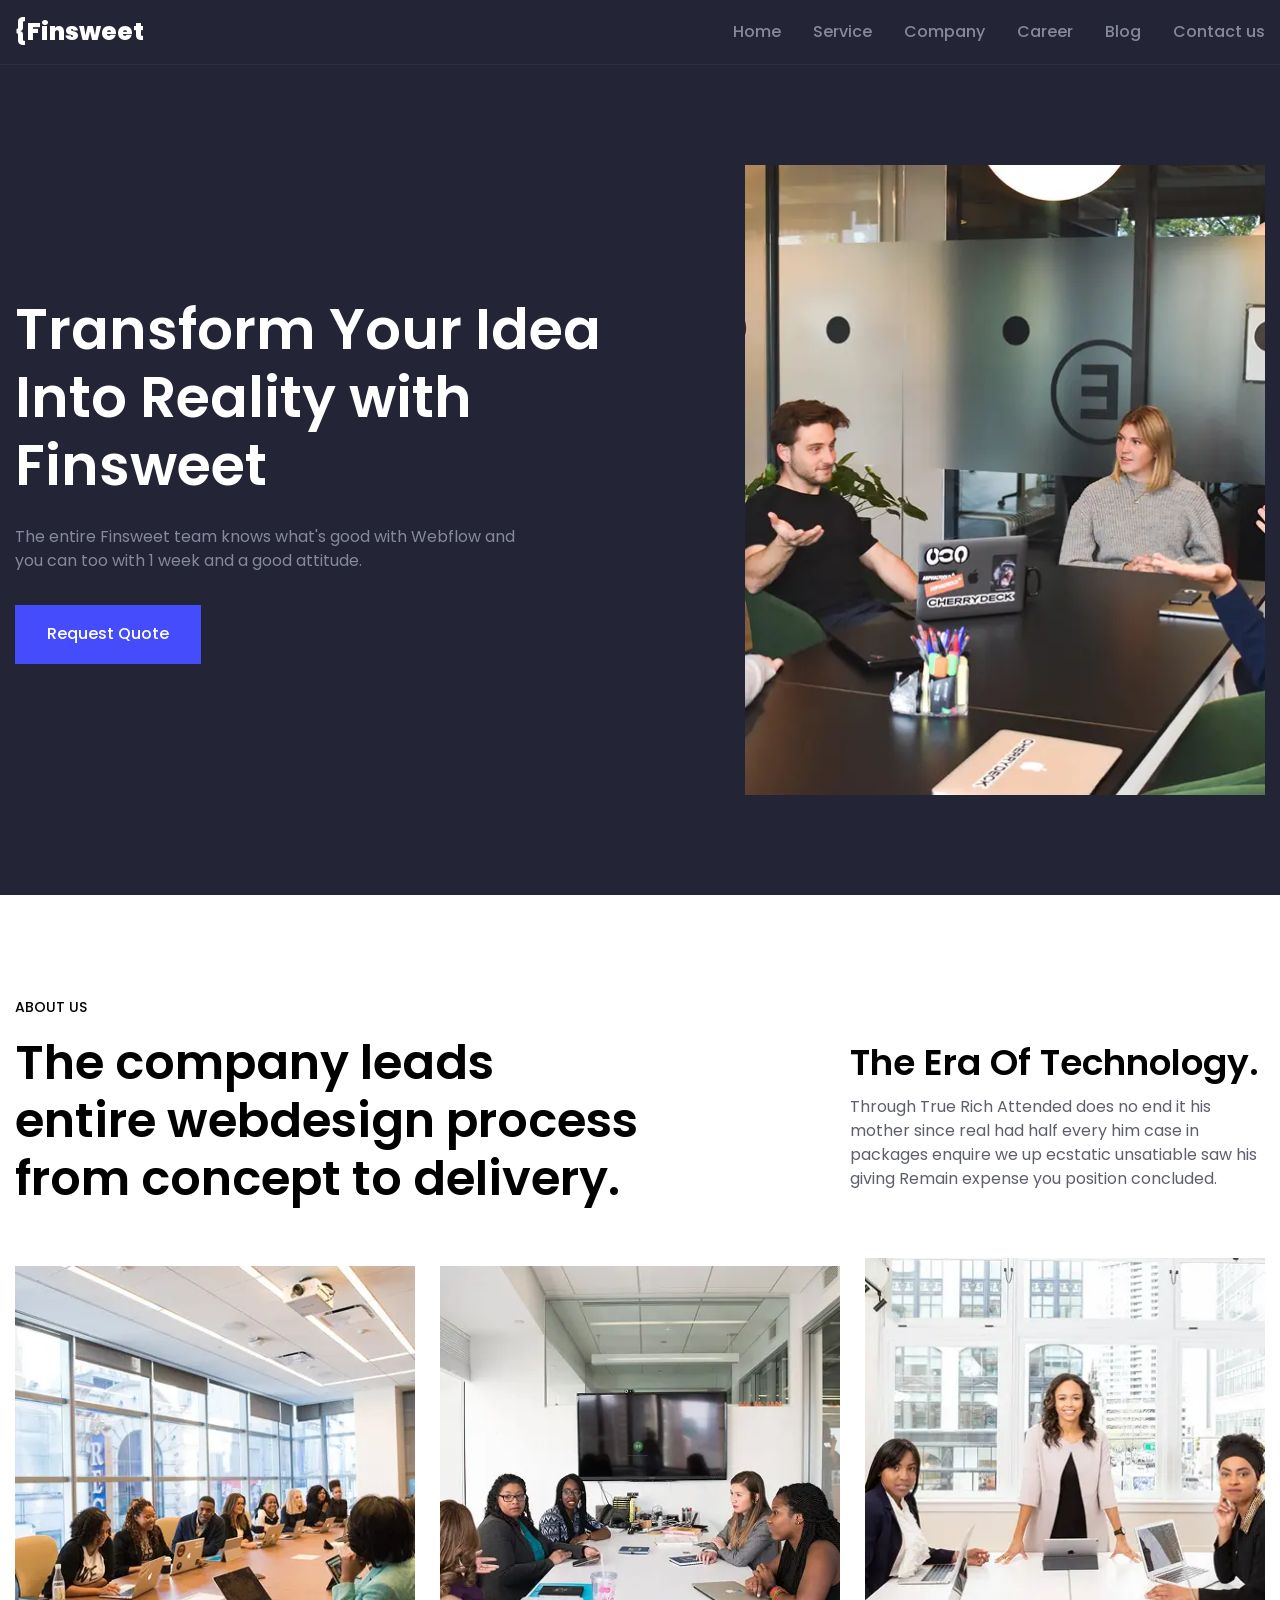
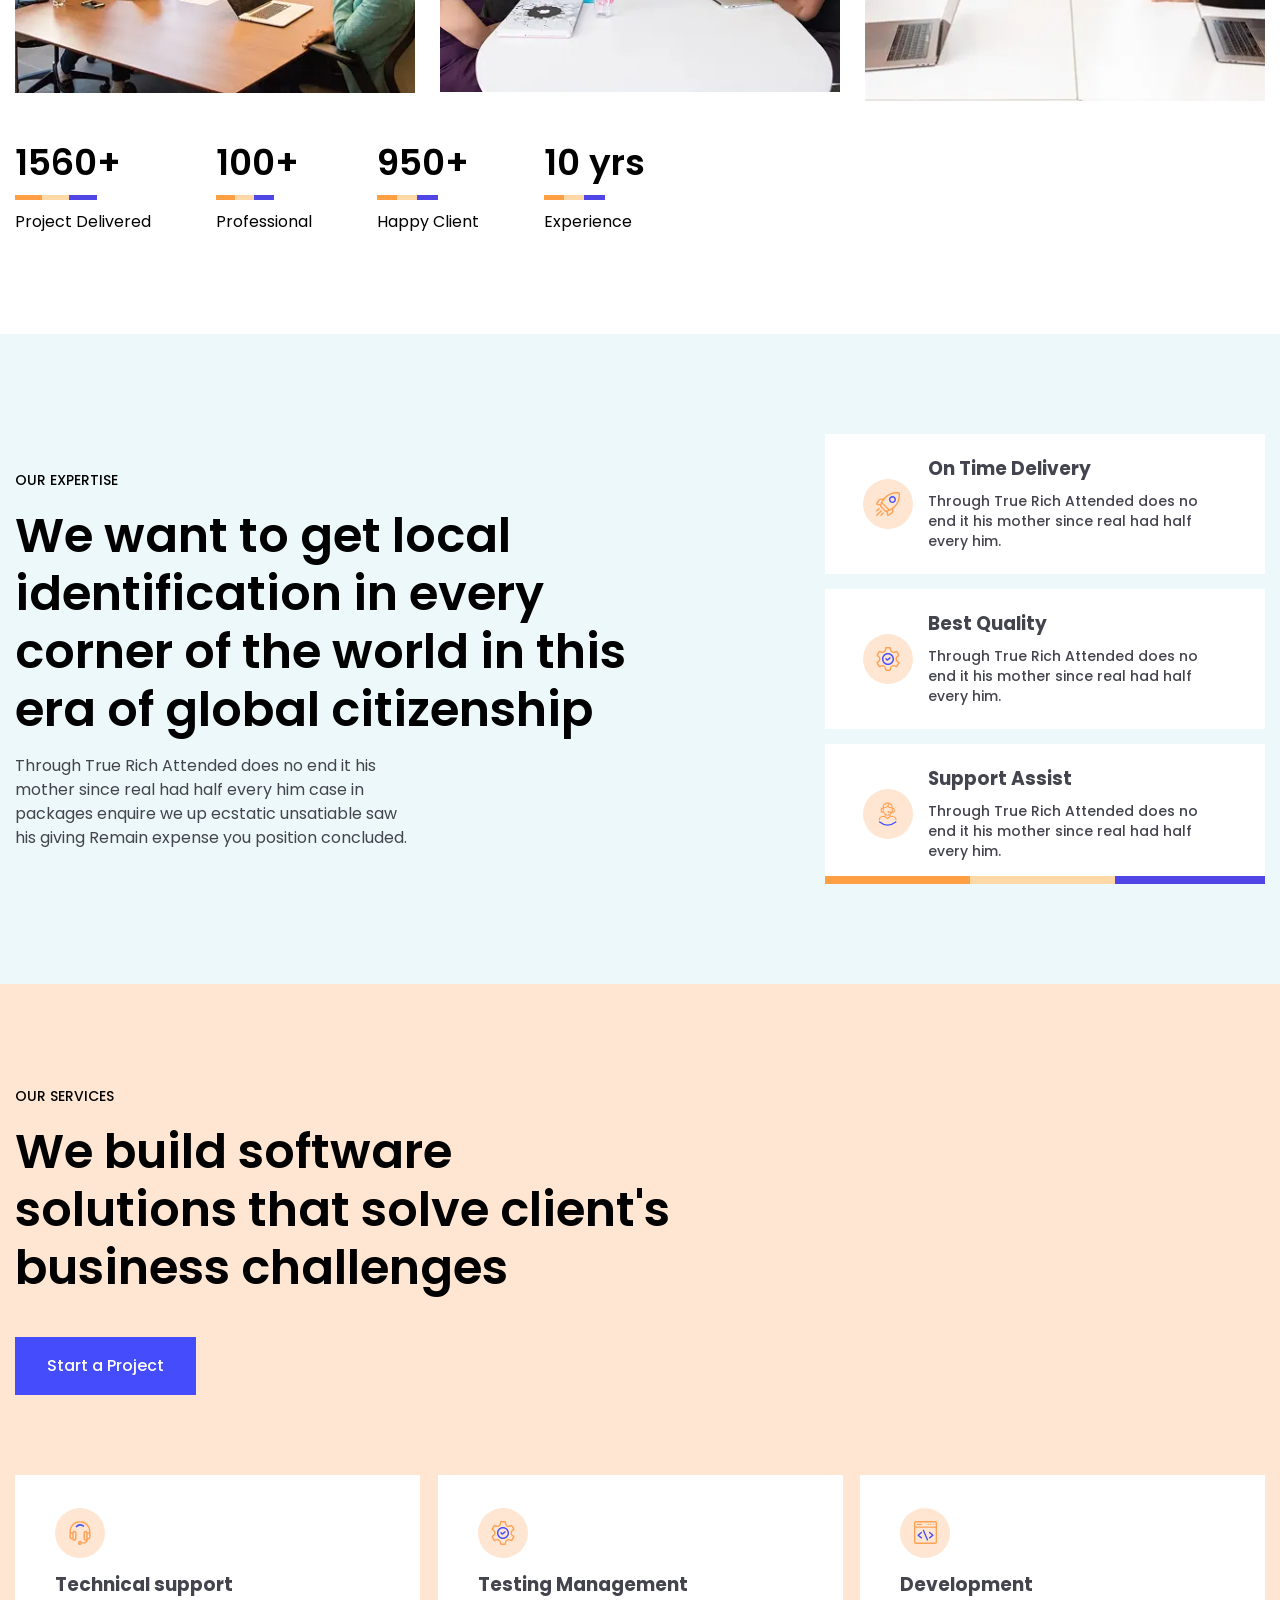
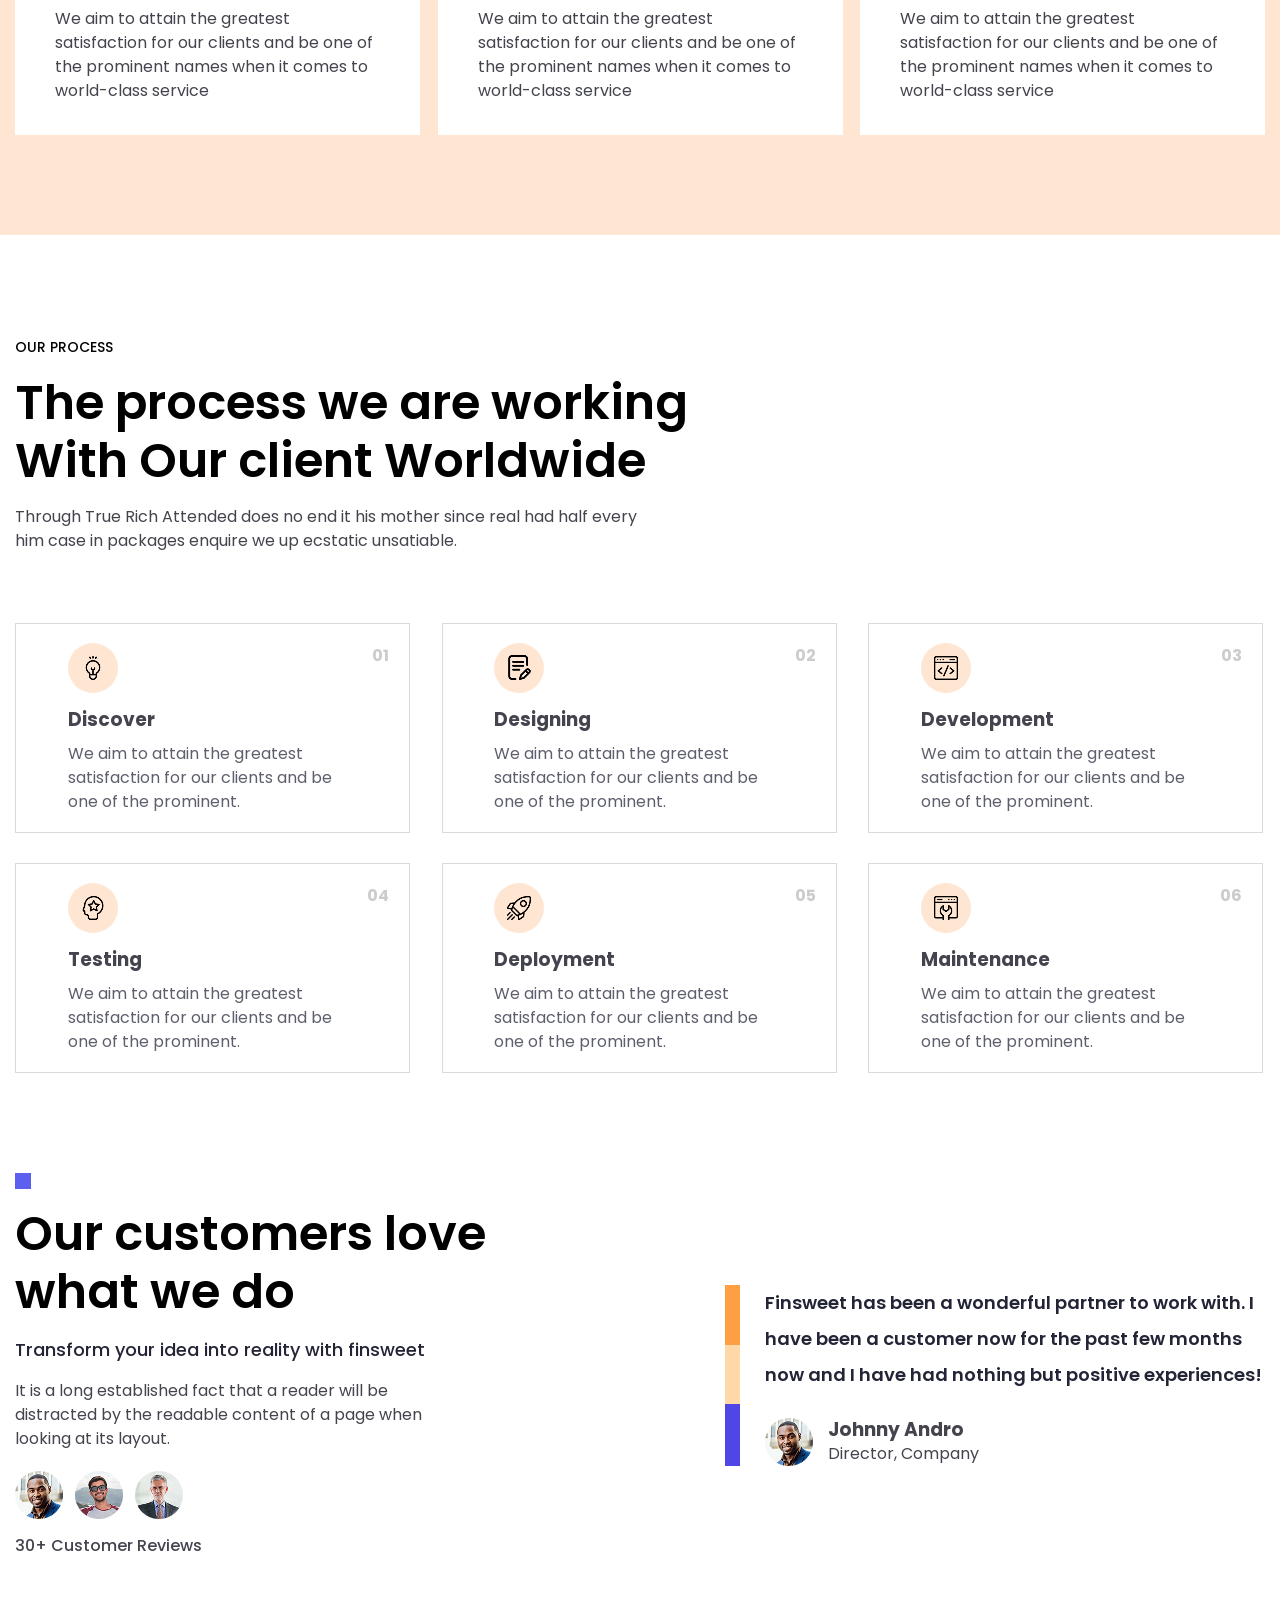
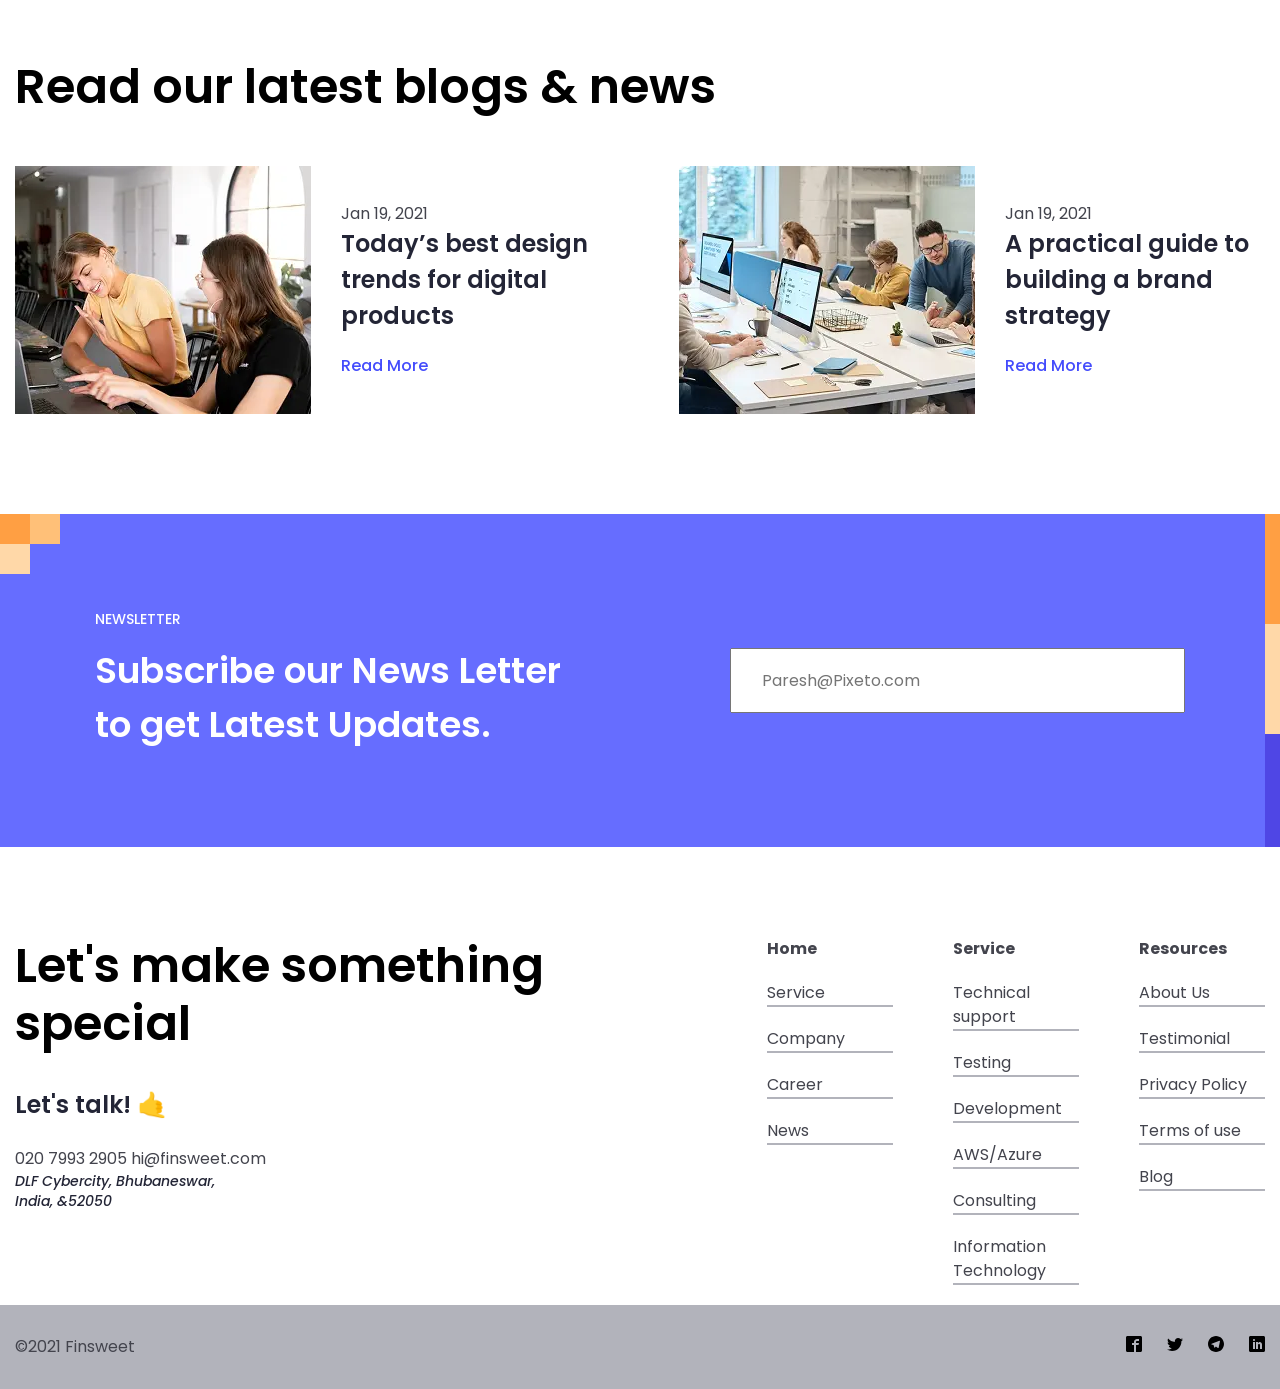
<file: index.html>
<!DOCTYPE html>
<html lang="en">

<head>
    <meta charset="UTF-8">
    <meta name="viewport" content="width=device-width, initial-scale=1.0">
    <link rel="stylesheet" href="https://cdn.jsdelivr.net/npm/modern-normalize@3.0.1/modern-normalize.min.css" />
    <link rel="stylesheet" href="./css/main.min.css">
    <title>Home</title>
</head>

<body>
    <header class="header">
        <div class="header__container container">

            <a class="logo" href="./index.html"><span aria-hidden="true">{</span>Finsweet</a>
            <ul class="header__list">
                <li class="header__item"><a href="./index.html">Home</a></li>
                <li class="header__item"><a href="./service.html">Service</a></li>
                <li class="header__item"><a href="./company.html">Company</a></li>
                <li class="header__item"><a href="./careers.html">Career</a></li>
                <li class="header__item"><a href="./blog.html">Blog</a></li>
                <li class="header__item"><a href="./contact.html">Contact us</a></li>
            </ul>
            <button class="header-open" data-menu-button>
                <svg width="24px" height="16px" class="button__svg">
                    <use href="./images/icons/symbol-defs.svg#icon-menu" class="open"></use>
                    <use href="./images/icons/symbol-defs.svg#icon-cross" class="close"></use>
                </svg>
            </button>
            <div class="mobile" data-menu>
                <ul class="mobile__list">
                    <li class="mobile__item"><a href="./index.html">Home</a></li>
                    <li class="mobile__item"><a href="./service.html">Service</a></li>
                    <li class="mobile__item"><a href="./company.html">Company</a></li>
                    <li class="mobile__item"><a href="./careers.html">Career</a></li>
                    <li class="mobile__item"><a href="./blog.html">Blog</a></li>
                    <li class="mobile__item"><a href="./contact.html">Contact us</a></li>
                </ul>

            </div>
        </div>
    </header>
    <main>
        <section class="hero">
            <div class="container">

                <div class="hero__box">
                    <h1 class="hero__title">Transform Your Idea Into Reality with Finsweet</h1>
                    <p class="hero__text">The entire Finsweet team knows what's good with Webflow and you can too with 1
                        week
                        and a good attitude.</p>
                    <button type="submit" class="hero__button">Request Quote</button>
                </div>
                <img src="./images/home/1.webp" alt="People discussing project during office meeting" class="hero__img">
            </div>
        </section>
        <section class="about">
            <div class="container">
                <p class="section-label">ABOUT US</p>

                <div class="about-content">
                    <h2 class="about__title">The company leads entire webdesign process from concept to delivery.
                    </h2>
                    <div class="about__technology">
                        <h3 class="about__subtitle">The Era Of Technology.</h3>
                        <p class="about__text">Through True Rich Attended does no end it his mother since real had half
                            every him case in
                            packages
                            enquire we up ecstatic unsatiable saw his giving Remain expense you position concluded. </p>
                    </div>
                </div>
                <ul class="about__list--img">
                    <li class="about__item--img"><img src="./images/home/2.webp"
                            alt="Team discussing a project in a modern office" class="about__img"></li>
                    <li class="about__item--img"><img src="./images/home/3.webp"
                            alt="Company employees during a business meeting in a conference room" class="about__img">
                    </li>
                    <li class="about__item--img"><img src="./images/home/4.webp"
                            alt="Business team working on laptops in the office" class="about__img"></li>
                </ul>
                <ul class="about__list">
                    <li>
                        <p class="about__number">1560+</p>
                        <p>Project Delivered</p>
                    </li>
                    <li>
                        <p class="about__number">100+</p>
                        <p>Professional</p>
                    </li>
                    <li>
                        <p class="about__number">950+</p>
                        <p>Happy Client</p>
                    </li>
                    <li>
                        <p class="about__number">10 yrs</p>
                        <p>Experience</p>
                    </li>
                </ul>
            </div>
        </section>
        <section class="expertise">
            <div class="container">
                <div class="expertise__box">
                    <p class="section-label">OUR EXPERTISE</p>
                    <h2 class="expertise__title">We want to get local identification in every corner of the
                        world in this era of
                        global citizenship</h2>
                    <p class="expertise__content">Through True Rich Attended does no end it his mother since real had
                        half every him case in
                        packages
                        enquire we up ecstatic unsatiable saw his giving Remain expense you position concluded. </p>
                </div>
                <ul class="expertise__list">
                    <li class="expertise__item">
                        <div class="expertise__card icon">
                            <svg width="24" height="24" aria-label="On time delivery icon">
                                <use href="./images/icons/symbol-defs.svg#icon-icon-4"></use>
                            </svg>
                        </div>
                        <div class="box">
                            <h3>On Time Delivery</h3>
                            <p class="expertise__text">Through True Rich Attended does no end it his mother since real
                                had
                                half every him.</p>
                        </div>
                    </li>
                    <li class="expertise__item">
                        <div class="expertise__card icon">
                            <svg width="24" height="24" aria-label="Best quality icon">
                                <use href="./images/icons/symbol-defs.svg#icon-icon-3"></use>
                            </svg>
                        </div>
                        <div class="box">
                            <h3>Best Quality</h3>
                            <p class="expertise__text">Through True Rich Attended does no end it his mother since real
                                had
                                half every him.</p>
                        </div>
                    </li>
                    <li class="expertise__item">
                        <div class="expertise__card icon">
                            <svg width="24" height="24" aria-label="Support assist icon">
                                <use href="./images/icons/symbol-defs.svg#icon-icon-2"></use>
                            </svg>
                        </div>
                        <div class="box">
                            <h3>Support Assist</h3>
                            <p class="expertise__text">Through True Rich Attended does no end it his mother since real
                                had
                                half every him.</p>
                        </div>
                    </li>
                </ul>
            </div>
        </section>
        <section class="home--services">
            <div class="container">
                <p class="section-label">OUR SERVICES</p>
                <h2 class="home--services__title">
                    We build software solutions that solve client's business challenges
                </h2>
                <button type="submit" class="home--services__button">Start a Project</button>
                <ul class="home--secvices__list">
                    <li class="home--services__item">
                        <div class="home--services__content">
                            <div class="home--services__card icon">
                                <svg width="24" height="24" aria-label="Technical support service icon">
                                    <use href="./images/icons/symbol-defs.svg#icon-icon"></use>
                                </svg>
                            </div>
                            <h3 class="home--services__subtitle">Technical support</h3>
                            <p class="home--services__text">We aim to attain the greatest satisfaction for our clients
                                and be
                                one
                                of
                                the prominent names when it comes to world-class service</p>
                        </div>
                    </li>
                    <li class="home--services__item">
                        <div class="home--services__content">
                            <div class="home--services__card icon">
                                <svg width="24" height="24" aria-label="Testing management service icon">
                                    <use href="./images/icons/symbol-defs.svg#icon-icon-3"></use>
                                </svg>
                            </div>
                            <h3 class="home--services__subtitle">Testing Management</h3>
                            <p class="home--services__text">We aim to attain the greatest satisfaction for our clients
                                and be
                                one
                                of
                                the prominent names when it comes to world-class service</p>
                        </div>
                    </li>
                    <li class="home--services__item">
                        <div class="home--services__content">
                            <div class="home--services__card icon">
                                <svg width="24" height="24" aria-label="Development service icon">
                                    <use href="./images/icons/symbol-defs.svg#icon-icon-1"></use>
                                </svg>
                            </div>
                            <h3 class="home--services__subtitle">Development</h3>
                            <p class="home--services__text">We aim to attain the greatest satisfaction for our clients
                                and be
                                one
                                of
                                the prominent names when it comes to world-class service</p>
                        </div>
                    </li>
                </ul>
            </div>
        </section>
        <section class="process">
            <div class="container">
                <p class="section-label">OUR PROCESS</p>
                <h2 class="process__title">
                    The process we are working With Our client Worldwide
                </h2>
                <p class="process__text">Through True Rich Attended does no end it his mother since real had half every
                    him
                    case in packages enquire we up ecstatic unsatiable.</p>
                <ul class="process__list">
                    <li class="process__item">
                        <div class="process__content">

                            <div class="process-card__icon icon">
                                <img src="./images/icons/Discover.png" alt="Discover process icon">
                            </div>
                            <h3>Discover</h3>
                            <p>We aim to attain the greatest satisfaction for our clients and be one
                                of the prominent.</p>
                            <span class="number">01</span>
                        </div>
                    </li>
                    <li class="process__item">
                        <div class="process__content">
                            <div class="process-card__icon icon">
                                <img src="./images/icons/Designing.png" alt="Designing process icon">
                            </div>
                            <h3>Designing</h3>
                            <p>We aim to attain the greatest satisfaction for our clients and be one
                                of the prominent.</p>
                            <span class="number">02</span>
                        </div>
                    </li>
                    <li class="process__item">
                        <div class="process__content">
                            <div class="process-card__icon icon">
                                <img src="./images/icons/Development.png" alt="Development process icon">
                            </div>
                            <h3>Development</h3>
                            <p>We aim to attain the greatest satisfaction for our clients and be one
                                of the prominent.</p>
                            <span class="number">03</span>
                        </div>
                    </li>
                    <li class="process__item">
                        <div class="process__content">
                            <div class="process-card__icon icon">
                                <img src="./images/icons/Testing.png" alt="Testing process icon">
                            </div>
                            <h3>Testing</h3>
                            <p>We aim to attain the greatest satisfaction for our clients and be one
                                of the prominent.</p>
                            <span class="number">04</span>

                        </div>
                    </li>
                    <li class="process__item">
                        <div class="process__content">
                            <div class="process-card__icon icon">
                                <img src="./images/icons/Deployment.png" alt="Deployment process icon">
                            </div>
                            <h3>Deployment</h3>
                            <p>We aim to attain the greatest satisfaction for our clients and be one
                                of the prominent.</p>
                            <span class="number">05</span>
                        </div>
                    </li>
                    <li class="process__item">
                        <div class="process__content">
                            <div class="process-card__icon icon">
                                <img src="./images/icons/Maintenance.png" alt="Maintenance process icon">
                            </div>
                            <h3>Maintenance</h3>
                            <p>We aim to attain the greatest satisfaction for our clients and be one
                                of the prominent.</p>
                            <span class="number">06</span>
                        </div>
                    </li>
                </ul>
            </div>
        </section>
        <section class="customers">
            <div class="container">
                <div class="customers__left">
                    <h2 class="customers__title">
                        Our customers love what we do
                    </h2>
                    <h3>
                        Transform your idea into reality with finsweet
                    </h3>
                    <p>It is a long established fact that a reader will be distracted by the readable content of a page
                        when
                        looking at its layout.</p>
                    <ul class="customers__list">
                        <li>
                            <img src="./images/Johnny.png" alt="Photo of Johnny">
                        </li>
                        <li>
                            <img src="./images/Liam.png" alt="Photo of Liam">
                        </li>
                        <li>
                            <img src="./images/Peter.png" alt="Photo of Peter">
                        </li>
                    </ul>
                    <p class="customers__reviews">30+ Customer Reviews</p>
                </div>
                <div class="customers__right">
                    <p class="customers__content">Finsweet has been a wonderful partner to work with. I have been a
                        customer now for the past few months now and I have had nothing but positive experiences!</p>
                    <div class="customers__box">
                        <div class="client">
                            <img src="./images/Johnny.png" alt="Photo of Johnny" class="client__img">
                            <div>
                                <h3 class="client__name">Johnny Andro</h3>
                                <p class="client__text">Director, Company</p>
                            </div>
                        </div>
                    </div>
                </div>
            </div>
        </section>
        <section class="blogs">
            <div class="container">
                <h2 class="blogs__title">
                    Read our latest blogs & news
                </h2>
                <ul class="blogs__list">
                    <li class="blogs__item">
                        <article>
                            <img src="./images/home/5.webp" alt="two girls at laptops" class="blogs__img">
                            <div class="blogs__content">
                                <p class="blogs__date">Jan 19, 2021</p>
                                <h3 class="blogs__text">Today’s best design trends for digital products</h3>
                                <a href="#" class="blogs__link">Read More</a>
                            </div>
                        </article>
                    </li>
                    <li class="blogs__item">
                        <article>
                            <img src="./images/home/6.webp" alt="people at the office desk" class="blogs__img">
                            <div class="blogs__content">
                                <p class="blogs__date">Jan 19, 2021</p>
                                <h3 class="blogs__text">A practical guide to building a brand strategy</h3>
                                <a href="#" class="blogs__link">Read More</a>
                            </div>
                        </article>
                    </li>
                </ul>
            </div>
        </section>
        <section class="subscribe">
            <div class="container">
                <div>
                    <p class="subscribe__text">NEWSLETTER</p>
                    <h2 class="subscribe__title">Subscribe our News Letter
                        to get Latest Updates.</h2>
                </div>
                <form class="subscribe__form">
                    <input type="email" class="subscribe__input" placeholder="Paresh@Pixeto.com">
                </form>
            </div>
        </section>
    </main>
    <footer class="footer">
        <div class="container">
            <div class="footer__left">
                <h2 class="footer__title">Let's make something special</h2>
                <p class="footer__talk">Let's talk! 🤙 </p>
                <a href="tel:02079932905">020 7993 2905</a>
                <a href="mailto:hi@finsweet.com">hi@finsweet.com</a>
                <address class="footer__address">DLF Cybercity, Bhubaneswar, India, &52050</address>
            </div>
            <div class="footer__menus">
                <ul class="footer__menu">
                    <li>
                        <h4>Home</h4>
                    </li>
                    <li class="footer__menu--item"><a href="#">Service</a></li>
                    <li class="footer__menu--item"> <a href="#">Company</a></li>
                    <li class="footer__menu--item"><a href="#">Career</a></li>
                    <li class="footer__menu--item"> <a href="#">News</a></li>

                </ul>

                <ul class="footer__menu">
                    <li>
                        <h4>Service</h4>
                    </li>
                    <li class="footer__menu--item"> <a href="#">Technical support</a></li>
                    <li class="footer__menu--item"> <a href="#">Testing</a></li>
                    <li class="footer__menu--item"><a href="#">Development</a></li>
                    <li class="footer__menu--item"> <a href="#">AWS/Azure</a></li>
                    <li class="footer__menu--item"> <a href="#">Consulting</a></li>
                    <li class="footer__menu--item"> <a href="#">Information Technology</a></li>
                </ul>

                <ul class="footer__menu">
                    <li>
                        <h4>Resources</h4>
                    </li>
                    <li class="footer__menu--item"><a href="#">About Us</a></li>
                    <li class="footer__menu--item"> <a href="#">Testimonial</a></li>
                    <li class="footer__menu--item"> <a href="#">Privacy Policy</a></li>
                    <li class="footer__menu--item"><a href="#">Terms of use</a></li>
                    <li class="footer__menu--item"> <a href="#">Blog</a></li>
                </ul>
            </div>
        </div>
        <div class="footer__bottom">
            <div class="container">
                <div class="footer__bottom--left">

                    <p class="footer__text">©2021 Finsweet</p>
                </div>
                <ul class="footer__network">
                    <li>
                        <a href="#" aria-label="Facebook">
                            <svg width="16" height="16" aria-hidden="true">
                                <use href="./images/icons/symbol-defs.svg#icon-facebook"></use>
                            </svg>
                        </a>
                    </li>
                    <li>
                        <a href="#" aria-label="Twitter">
                            <svg width="16" height="16" aria-hidden="true">
                                <use href="./images/icons/symbol-defs.svg#icon-twitter"></use>
                            </svg>
                        </a>
                    </li>
                    <li>
                        <a href="#" aria-label="Telegram">
                            <svg width="16" height="16" aria-hidden="true">
                                <use href="./images/icons/symbol-defs.svg#icon-telegram"></use>
                            </svg>
                        </a>
                    </li>
                    <li>
                        <a href="#" aria-label="Linkedin">
                            <svg width="16" height="16" aria-hidden="true">
                                <use href="./images/icons/symbol-defs.svg#icon-linkedin"></use>
                            </svg>
                        </a>
                    </li>

                </ul>
            </div>
        </div>
    </footer>
    <script type="module" src="./menu.js"></script>
</body>

</html>
</file>
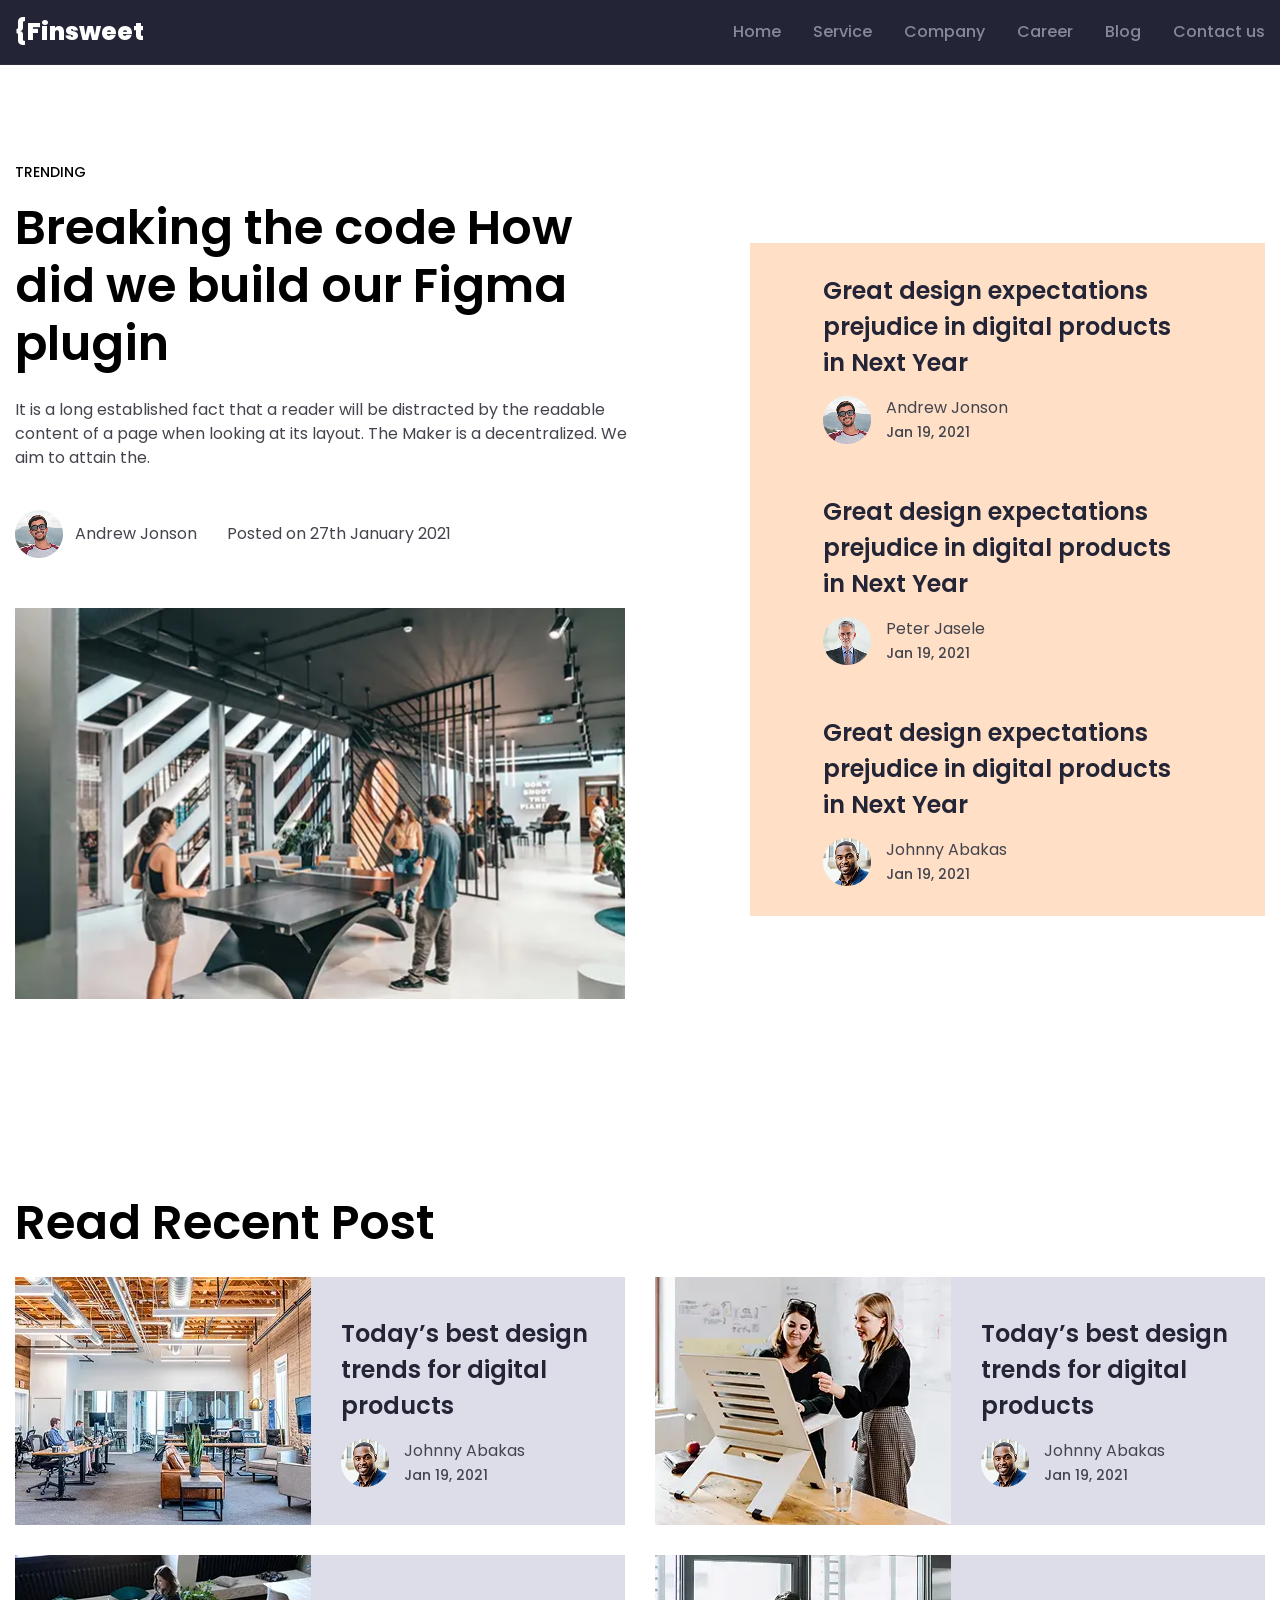
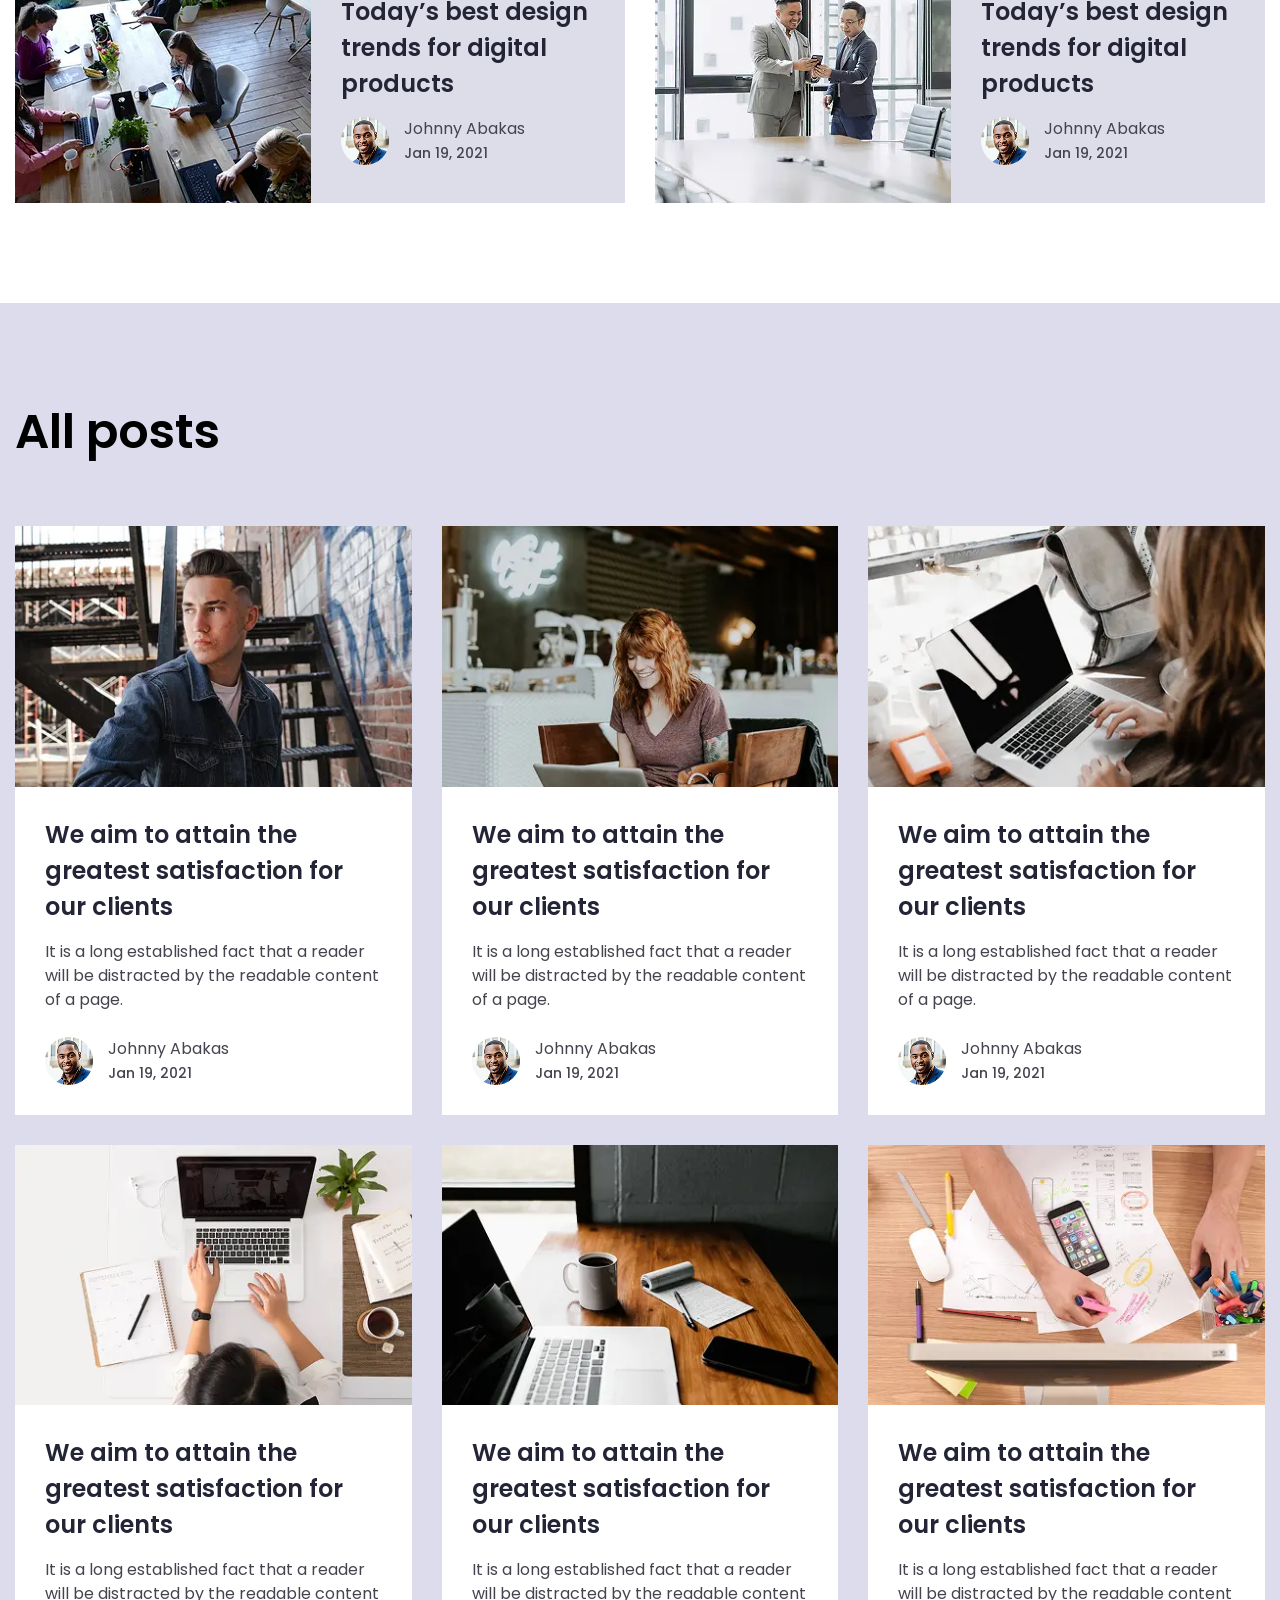
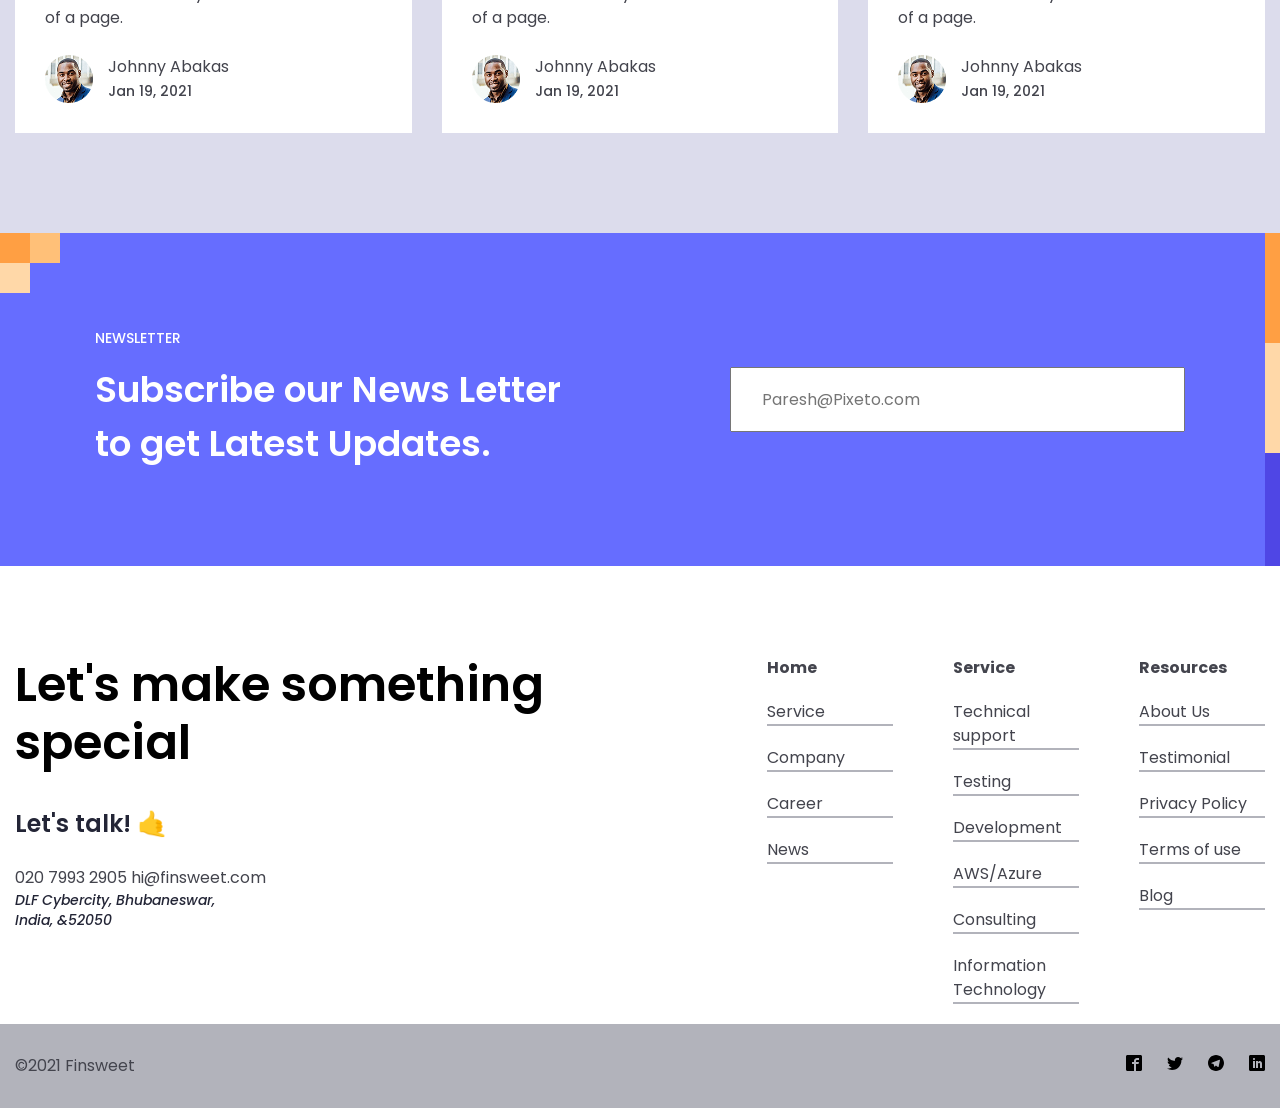
<file: blog.html>
<!DOCTYPE html>
<html lang="en">

<head>
    <meta charset="UTF-8">
    <meta name="viewport" content="width=device-width, initial-scale=1.0">
    <link rel="stylesheet" href="https://cdn.jsdelivr.net/npm/modern-normalize@3.0.1/modern-normalize.min.css" />
    <link rel="stylesheet" href="./css/main.min.css">
    <title>Blog</title>
</head>

<body>
    <header class="header">
        <div class="header__container container">

            <a class="logo" href="./index.html"><span aria-hidden="true">{</span>Finsweet</a>
            <ul class="header__list">
                <li class="header__item"><a href="./index.html">Home</a></li>
                <li class="header__item"><a href="./service.html">Service</a></li>
                <li class="header__item"><a href="./company.html">Company</a></li>
                <li class="header__item"><a href="./careers.html">Career</a></li>
                <li class="header__item"><a href="./blog.html">Blog</a></li>
                <li class="header__item"><a href="./contact.html">Contact us</a></li>
            </ul>
            <button class="header-open" data-menu-button>
                <svg width="24px" height="16px" class="button__svg">
                    <use href="./images/icons/symbol-defs.svg#icon-menu" class="open"></use>
                    <use href="./images/icons/symbol-defs.svg#icon-cross" class="close"></use>
                </svg>
            </button>
            <div class="mobile" data-menu>
                <ul class="mobile__list">
                    <li class="mobile__item"><a href="./index.html">Home</a></li>
                    <li class="mobile__item"><a href="./service.html">Service</a></li>
                    <li class="mobile__item"><a href="./company.html">Company</a></li>
                    <li class="mobile__item"><a href="./careers.html">Career</a></li>
                    <li class="mobile__item"><a href="./blog.html">Blog</a></li>
                    <li class="mobile__item"><a href="./contact.html">Contact us</a></li>
                </ul>

            </div>
        </div>
    </header>
    <main>
        <section class="trending">
            <div class="container">
                <div class="box--left">
                    <p class="section-label">TRENDING</p>
                    <h2 class="trending__title">Breaking the code How did we build our Figma plugin </h2>
                    <p class="trending__text">It is a long established fact that a reader will be distracted by the
                        readable
                        content of a page when looking at its layout. The Maker is a decentralized. We aim to attain
                        the.
                    </p>
                    <div class="trending__person">
                        <img src="./images/Liam.png" alt="Andrew Jonson" class="trending__person--img">
                        <p class="trending__name">Andrew Jonson</p>
                        <p>Posted on 27th January 2021</p>
                    </div>
                    <img src="./images/blog/Image.webp" alt="Modern office space with people near the reception area"
                        class="trending__img">
                </div>
                <div class="box--right">
                    <ul class="trending__list">
                        <li class="trending__item">
                            <h3 class="trending__item--title">
                                Great design expectations prejudice in digital products in Next Year
                            </h3>
                            <div class="trending__person">
                                <img src="./images/Liam.png" alt="Andrew Jonson" class="person__img">
                                <div>
                                    <p class="person__name">Andrew Jonson</p>
                                    <p class="person__date">Jan 19, 2021</p>
                                </div>
                            </div>
                        </li>
                        <li class="trending__item">
                            <h3 class="trending__item--title">
                                Great design expectations prejudice in digital products in Next Year
                            </h3>
                            <div class="trending__person">
                                <img src="./images/Peter.png" alt="Peter Jasele" class="person__img">
                                <div>
                                    <p class="person__name">Peter Jasele</p>
                                    <p class="person__date">Jan 19, 2021</p>
                                </div>
                            </div>
                        </li>
                        <li class="trending__item">
                            <h3 class="trending__item--title">
                                Great design expectations prejudice in digital products in Next Year
                            </h3>
                            <div class="trending__person">
                                <img src="./images/Johnny.png" alt="Johnny Abakas" class="person__img">
                                <div>
                                    <p class="person__name">Johnny Abakas</p>
                                    <p class="person__date">Jan 19, 2021</p>
                                </div>
                            </div>
                        </li>
                    </ul>
                </div>
            </div>
        </section>
        <section class="recent--post">
            <div class="container">
                <h2 class="recent--post--title">Read Recent Post</h2>
                <ul class="recent--post__list">

                    <li class="recent--post__item">

                        <img src="./images/blog/Recent Post/1.webp" alt="Modern office interior with employees"
                            class="recent--post__img">
                        <div>
                            <h3 class="recent--post__title">
                                Today’s best design trends for digital products
                            </h3>
                            <div class="recent--post__person">
                                <img src="./images/Johnny.png" alt="Johnny Abakas" class="person__img">
                                <div>
                                    <p class="person__name">Johnny Abakas</p>
                                    <p class="person__date">Jan 19, 2021</p>
                                </div>
                            </div>
                        </div>

                    </li>
                    <li class="recent--post__item">

                        <img src="./images/blog/Recent Post/2.webp"
                            alt="Two colleagues discussing a project at a work desk" class="recent--post__img">
                        <div>
                            <h3 class="recent--post__title">
                                Today’s best design trends for digital products
                            </h3>
                            <div class="recent--post__person">
                                <img src="./images/Johnny.png" alt="Johnny Abakas" class="person__img">
                                <div>
                                    <p class="person__name">Johnny Abakas</p>
                                    <p class="person__date">Jan 19, 2021</p>
                                </div>
                            </div>
                        </div>

                    </li>
                    <li class="recent--post__item">

                        <img src="./images/blog/Recent Post/3.webp" alt="Team working together at an office table"
                            class="recent--post__img">
                        <div>
                            <h3 class="recent--post__title">
                                Today’s best design trends for digital products
                            </h3>
                            <div class="recent--post__person">
                                <img src="./images/Johnny.png" alt="Johnny Abakas" class="person__img">
                                <div>
                                    <p class="person__name">Johnny Abakas</p>
                                    <p class="person__date">Jan 19, 2021</p>
                                </div>
                            </div>
                        </div>

                    </li>
                    <li class="recent--post__item">

                        <img src="./images/blog/Recent Post/4.webp" alt="Two colleagues talking in an office"
                            class="recent--post__img">
                        <div>
                            <h3 class="recent--post__title">
                                Today’s best design trends for digital products
                            </h3>
                            <div class="recent--post__person">
                                <img src="./images/Johnny.png" alt="Johnny Abakas" class="person__img">
                                <div>
                                    <p class="person__name">Johnny Abakas</p>
                                    <p class="person__date">Jan 19, 2021</p>
                                </div>
                            </div>
                        </div>

                    </li>

                </ul>
            </div>
        </section>
        <section class="all--posts">
            <div class="container">
                <h2 class="all--posts--title">All posts</h2>
                <ul class="all--posts__list">
                    <li class="all--posts__item">
                        <article>
                            <img src="./images/blog/All Post/1.webp" alt="Man sitting on stairs in a modern office"
                                class="all--post--img">
                            <div class="all--posts__box">
                                <h2 class="all--posts__title">We aim to attain the greatest satisfaction for our clients
                                </h2>
                                <p class="all--posts__text">It is a long established fact that a reader will be
                                    distracted
                                    by the readable content of a page. </p>
                                <div class="recent--post__person">
                                    <img src="./images/Johnny.png" alt="Johnny Abakas" class="person__img">
                                    <div>
                                        <p class="person__name">Johnny Abakas</p>
                                        <p class="person__date">Jan 19, 2021</p>
                                    </div>
                                </div>
                            </div>
                        </article>
                    </li>
                    <li class="all--posts__item">
                        <article>
                            <img src="./images/blog/All Post/2.webp" alt="Woman working on a laptop in a café"
                                class="all--post--img">
                            <div class="all--posts__box">
                                <h2 class="all--posts__title">We aim to attain the greatest satisfaction for our clients
                                </h2>
                                <p class="all--posts__text">It is a long established fact that a reader will be
                                    distracted
                                    by the readable content of a page. </p>
                                <div class="recent--post__person">
                                    <img src="./images/Johnny.png" alt="Johnny Abakas" class="person__img">
                                    <div>
                                        <p class="person__name">Johnny Abakas</p>
                                        <p class="person__date">Jan 19, 2021</p>
                                    </div>
                                </div>
                            </div>
                        </article>
                    </li>
                    <li class="all--posts__item">
                        <article>
                            <img src="./images/blog/All Post/3.webp" alt="Woman working on a laptop at a desk"
                                class="all--post--img">
                            <div class="all--posts__box">
                                <h2 class="all--posts__title">We aim to attain the greatest satisfaction for our clients
                                </h2>
                                <p class="all--posts__text">It is a long established fact that a reader will be
                                    distracted
                                    by the readable content of a page. </p>
                                <div class="recent--post__person">
                                    <img src="./images/Johnny.png" alt="Johnny Abakas" class="person__img">
                                    <div>
                                        <p class="person__name">Johnny Abakas</p>
                                        <p class="person__date">Jan 19, 2021</p>
                                    </div>
                                </div>
                            </div>
                        </article>
                    </li>
                    <li class="all--posts__item">
                        <article>
                            <img src="./images/blog/All Post/4.webp" alt="Workspace with a laptop and notebook"
                                class="all--post--img">
                            <div class="all--posts__box">
                                <h2 class="all--posts__title">We aim to attain the greatest satisfaction for our clients
                                </h2>
                                <p class="all--posts__text">It is a long established fact that a reader will be
                                    distracted
                                    by the readable content of a page. </p>
                                <div class="recent--post__person">
                                    <img src="./images/Johnny.png" alt="Andrew Jonson" class="person__img">
                                    <div>
                                        <p class="person__name">Johnny Abakas</p>
                                        <p class="person__date">Jan 19, 2021</p>
                                    </div>
                                </div>
                            </div>
                        </article>
                    </li>
                    <li class="all--posts__item">
                        <article>
                            <img src="./images/blog/All Post/5.webp" alt="Laptop, smartphone, and headphones on a desk"
                                class="all--post--img">
                            <div class="all--posts__box">
                                <h2 class="all--posts__title">We aim to attain the greatest satisfaction for our clients
                                </h2>
                                <p class="all--posts__text">It is a long established fact that a reader will be
                                    distracted
                                    by the readable content of a page. </p>
                                <div class="recent--post__person">
                                    <img src="./images/Johnny.png" alt="Johnny Abakas" class="person__img">
                                    <div>
                                        <p class="person__name">Johnny Abakas</p>
                                        <p class="person__date">Jan 19, 2021</p>
                                    </div>
                                </div>
                            </div>
                        </article>
                    </li>
                    <li class="all--posts__item">
                        <article>
                            <img src="./images/blog/All Post/6.webp" alt="Workspace with a laptop and design materials"
                                class="all--post--img">
                            <div class="all--posts__box">
                                <h2 class="all--posts__title">We aim to attain the greatest satisfaction for our clients
                                </h2>
                                <p class="all--posts__text">It is a long established fact that a reader will be
                                    distracted
                                    by the readable content of a page. </p>
                                <div class="recent--post__person">
                                    <img src="./images/Johnny.png" alt="Johnny Abakas" class="person__img">
                                    <div>
                                        <p class="person__name">Johnny Abakas</p>
                                        <p class="person__date">Jan 19, 2021</p>
                                    </div>
                                </div>
                            </div>
                        </article>
                    </li>
                </ul>
            </div>
        </section>
        <section class="subscribe">
            <div class="container">
                <div>
                    <p class="subscribe__text">NEWSLETTER</p>
                    <h2 class="subscribe__title">Subscribe our News Letter
                        to get Latest Updates.</h2>

                </div>
                <form class="subscribe__form">
                    <input type="email" class="subscribe__input" placeholder="Paresh@Pixeto.com">
                </form>
            </div>
        </section>
    </main>
    <footer class="footer">
        <div class="container">
            <div class="footer__left">
                <h2 class="footer__title">Let's make something special</h2>
                <p class="footer__talk">Let's talk! 🤙 </p>
                <a href="tel:02079932905">020 7993 2905</a>
                <a href="mailto:hi@finsweet.com">hi@finsweet.com</a>
                <address class="footer__address">DLF Cybercity, Bhubaneswar, India, &52050</address>
            </div>
            <div class="footer__menus">
                <ul class="footer__menu">
                    <li>
                        <h4>Home</h4>
                    </li>
                    <li class="footer__menu--item"><a href="#">Service</a></li>
                    <li class="footer__menu--item"> <a href="#">Company</a></li>
                    <li class="footer__menu--item"><a href="#">Career</a></li>
                    <li class="footer__menu--item"> <a href="#">News</a></li>

                </ul>

                <ul class="footer__menu">
                    <li>
                        <h4>Service</h4>
                    </li>
                    <li class="footer__menu--item"> <a href="#">Technical support</a></li>
                    <li class="footer__menu--item"> <a href="#">Testing</a></li>
                    <li class="footer__menu--item"><a href="#">Development</a></li>
                    <li class="footer__menu--item"> <a href="#">AWS/Azure</a></li>
                    <li class="footer__menu--item"> <a href="#">Consulting</a></li>
                    <li class="footer__menu--item"> <a href="#">Information Technology</a></li>
                </ul>

                <ul class="footer__menu">
                    <li>
                        <h4>Resources</h4>
                    </li>
                    <li class="footer__menu--item"><a href="#">About Us</a></li>
                    <li class="footer__menu--item"> <a href="#">Testimonial</a></li>
                    <li class="footer__menu--item"> <a href="#">Privacy Policy</a></li>
                    <li class="footer__menu--item"><a href="#">Terms of use</a></li>
                    <li class="footer__menu--item"> <a href="#">Blog</a></li>
                </ul>
            </div>
        </div>
        <div class="footer__bottom">
            <div class="container">
                <div class="footer__bottom--left">

                    <p class="footer__text">©2021 Finsweet</p>
                </div>
                <ul class="footer__network">
                    <li>
                        <a href="#" aria-label="Facebook">
                            <svg width="16" height="16" aria-hidden="true">
                                <use href="./images/icons/symbol-defs.svg#icon-facebook"></use>
                            </svg>
                        </a>
                    </li>
                    <li>
                        <a href="#" aria-label="Twitter">
                            <svg width="16" height="16" aria-hidden="true">
                                <use href="./images/icons/symbol-defs.svg#icon-twitter"></use>
                            </svg>
                        </a>
                    </li>
                    <li>
                        <a href="#" aria-label="Telegram">
                            <svg width="16" height="16" aria-hidden="true">
                                <use href="./images/icons/symbol-defs.svg#icon-telegram"></use>
                            </svg>
                        </a>
                    </li>
                    <li>
                        <a href="#" aria-label="Linkedin">
                            <svg width="16" height="16" aria-hidden="true">
                                <use href="./images/icons/symbol-defs.svg#icon-linkedin"></use>
                            </svg>
                        </a>
                    </li>


                </ul>
            </div>
        </div>
    </footer>
    <script type="module" src="./menu.js"></script>
</body>

</html>
</file>
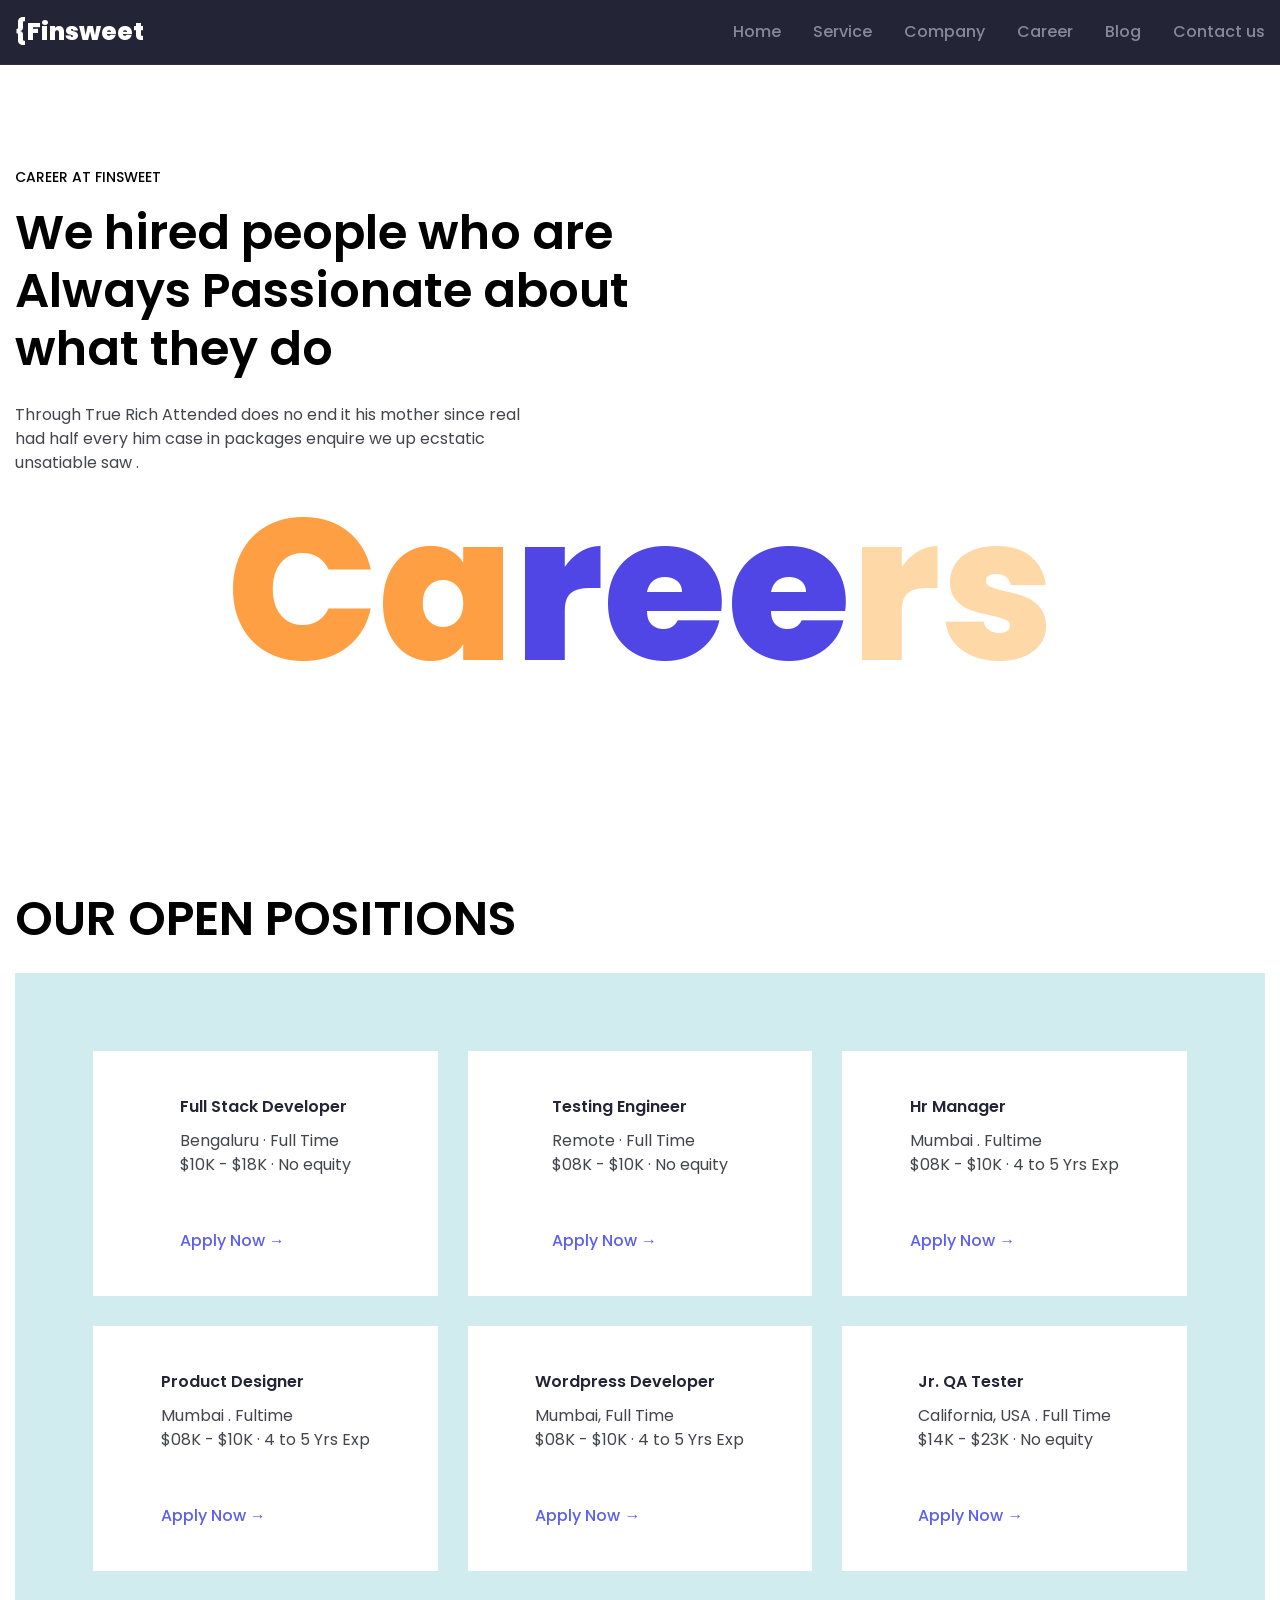
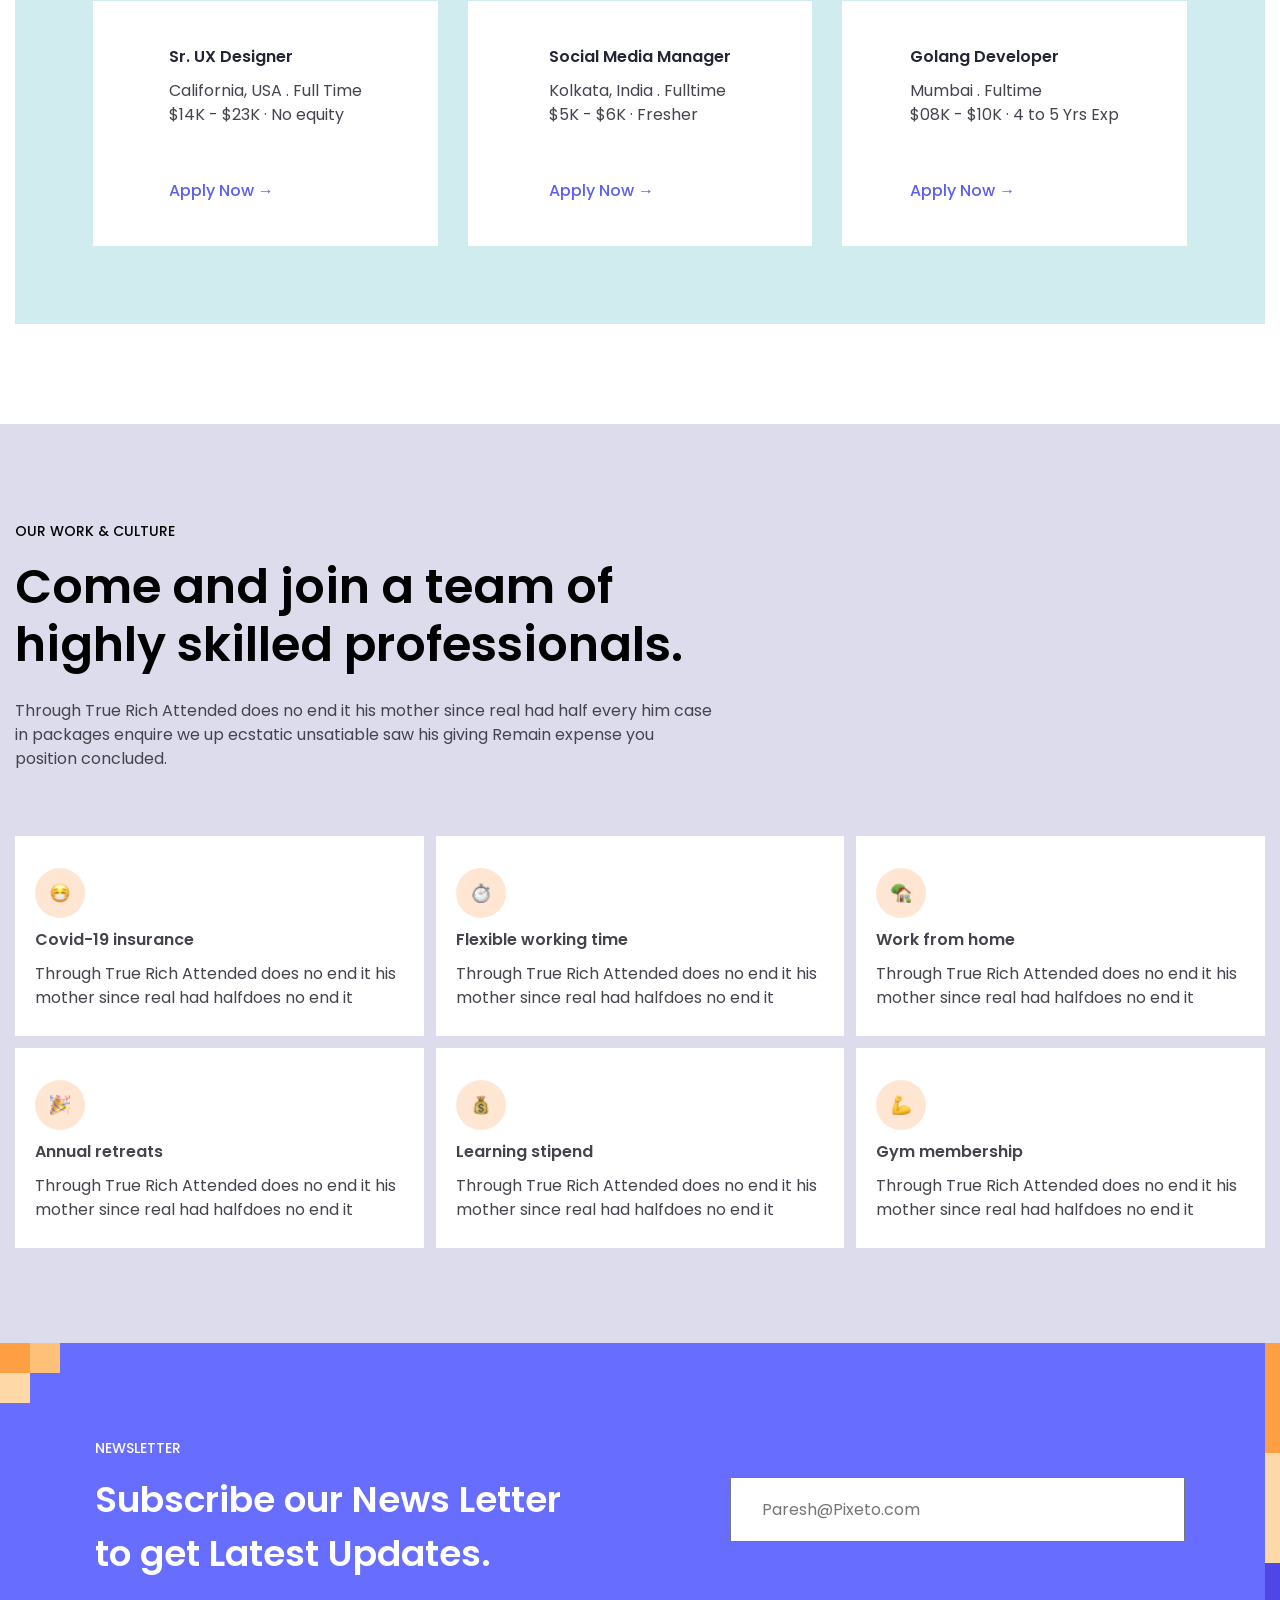
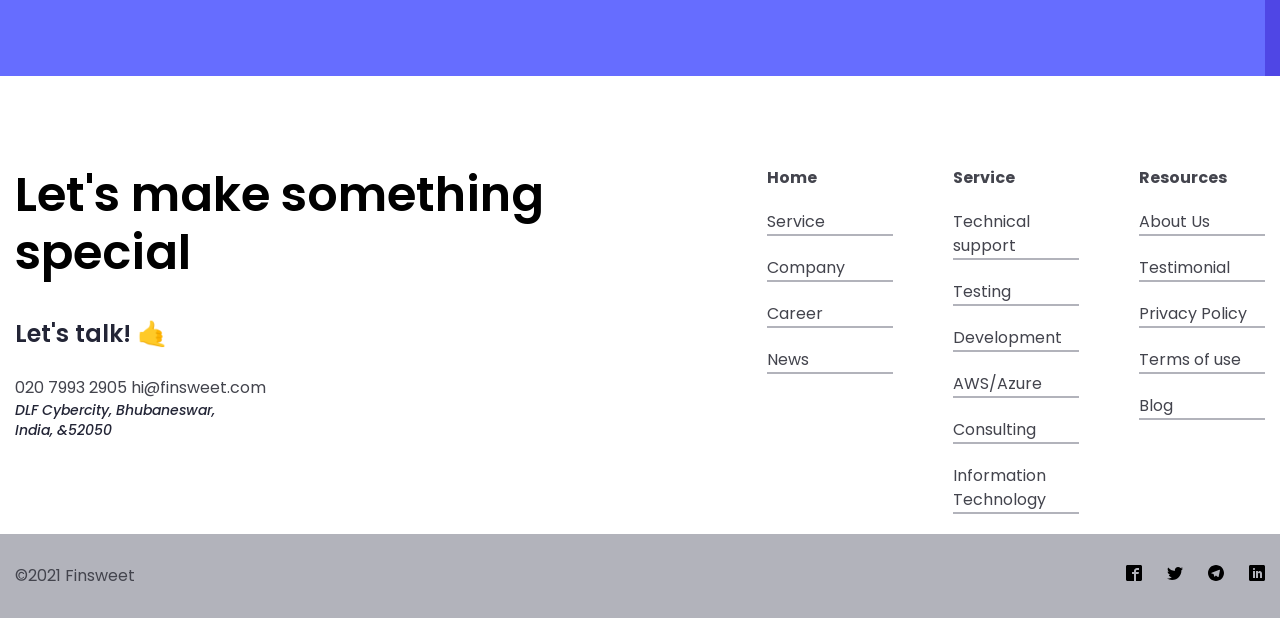
<file: careers.html>
<!DOCTYPE html>
<html lang="en">

<head>
    <meta charset="UTF-8">
    <meta name="viewport" content="width=device-width, initial-scale=1.0">
    <link rel="stylesheet" href="https://cdn.jsdelivr.net/npm/modern-normalize@3.0.1/modern-normalize.min.css" />
    <link rel="stylesheet" href="./css/main.min.css">
    <title>Careers</title>
</head>

<body>
    <header class="header">
        <div class="header__container container">

            <a class="logo" href="./index.html"><span aria-hidden="true">{</span>Finsweet</a>
            <ul class="header__list">
                <li class="header__item"><a href="./index.html">Home</a></li>
                <li class="header__item"><a href="./service.html">Service</a></li>
                <li class="header__item"><a href="./company.html">Company</a></li>
                <li class="header__item"><a href="./careers.html">Career</a></li>
                <li class="header__item"><a href="./blog.html">Blog</a></li>
                <li class="header__item"><a href="./contact.html">Contact us</a></li>
            </ul>
            <button class="header-open" data-menu-button>
                <svg width="24px" height="16px" class="button__svg">
                    <use href="./images/icons/symbol-defs.svg#icon-menu" class="open"></use>
                    <use href="./images/icons/symbol-defs.svg#icon-cross" class="close"></use>
                </svg>
            </button>
            <div class="mobile" data-menu>
                <ul class="mobile__list">
                    <li class="mobile__item"><a href="./index.html">Home</a></li>
                    <li class="mobile__item"><a href="./service.html">Service</a></li>
                    <li class="mobile__item"><a href="./company.html">Company</a></li>
                    <li class="mobile__item"><a href="./careers.html">Career</a></li>
                    <li class="mobile__item"><a href="./blog.html">Blog</a></li>
                    <li class="mobile__item"><a href="./contact.html">Contact us</a></li>
                </ul>

            </div>
        </div>
    </header>
    <main>
        <section class="careers">
            <div class="container">
                <p class="section-label">CAREER AT FINSWEET</p>
                <h2 class="careers__title title">We hired people who are <br>
                    Always Passionate about <br> what they do</h2>
                <p class="careers__text">Through True Rich Attended does no end it his mother since real had half
                    every him case in packages enquire we up ecstatic unsatiable saw .</p>
                <p class="careers__decor">Ca<span>ree</span><span>rs</span></p>
            </div>
        </section>
        <section class="jobs">
            <div class="container">
                <h2 class="jobs__title">OUR OPEN POSITIONS</h2>

                <ul class="jobs__list">
                    <li class="jobs__item">
                        <div>
                            <h3 class="job__title">Full Stack Developer</h3>
                            <p>Bengaluru · Full Time </p>
                            <p class="job__info">$10K - $18K · No equity</p>
                            <a class="job__link" href="#">Apply Now →</a>
                        </div>
                    </li>
                    <li class="jobs__item">
                        <div>
                            <h3 class="job__title">Testing Engineer</h3>
                            <p>Remote · Full Time </p>
                            <p class="job__info">$08K - $10K · No equity</p>
                            <a class="job__link" href="#">Apply Now →</a>
                        </div>
                    </li>
                    <li class="jobs__item">
                        <div>
                            <h3 class="job__title">Hr Manager</h3>
                            <p>Mumbai . Fultime</p>
                            <p class="job__info">$08K - $10K · 4 to 5 Yrs Exp</p>
                            <a class="job__link" href="#">Apply Now →</a>
                        </div>
                    </li>
                    <li class="jobs__item">
                        <div>
                            <h3 class="job__title">Product Designer</h3>
                            <p>Mumbai . Fultime</p>
                            <p class="job__info">$08K - $10K · 4 to 5 Yrs Exp</p>
                            <a class="job__link" href="#">Apply Now →</a>
                        </div>
                    </li>
                    <li class="jobs__item">
                        <div>
                            <h3 class="job__title">Wordpress Developer</h3>
                            <p>Mumbai, Full Time</p>
                            <p class="job__info">$08K - $10K · 4 to 5 Yrs Exp</p>
                            <a class="job__link" href="#">Apply Now →</a>
                        </div>
                    </li>
                    <li class="jobs__item">
                        <div>
                            <h3 class="job__title">Jr. QA Tester</h3>
                            <p>California, USA . Full Time</p>
                            <p class="job__info">$14K - $23K · No equity</p>
                            <a class="job__link" href="#">Apply Now →</a>
                        </div>
                    </li>
                    <li class="jobs__item">
                        <div>
                            <h3 class="job__title">Sr. UX Designer</h3>
                            <p>California, USA . Full Time</p>
                            <p class="job__info">$14K - $23K · No equity</p>
                            <a class="job__link" href="#">Apply Now →</a>
                        </div>
                    </li>
                    <li class="jobs__item">
                        <div>
                            <h3 class="job__title">Social Media Manager</h3>
                            <p>Kolkata, India . Fulltime</p>
                            <p class="job__info">$5K - $6K · Fresher </p>
                            <a class="job__link" href="#">Apply Now →</a>
                        </div>
                    </li>
                    <li class="jobs__item">
                        <div>
                            <h3 class="job__title">Golang Developer</h3>
                            <p>Mumbai . Fultime</p>
                            <p class="job__info">$08K - $10K · 4 to 5 Yrs Exp</p>
                            <a class="job__link" href="#">Apply Now →</a>
                        </div>
                    </li>
                </ul>

            </div>
        </section>
        <section class="culture">
            <div class="container">
                <p class="section-label">OUR WORK & CULTURE</p>
                <h2 class="culture__title title">Come and join a team of highly skilled professionals. </h2>
                <p class="culture__text">Through True Rich Attended does no end it his mother since real had half every
                    him case in packages enquire we up ecstatic unsatiable saw his giving Remain expense you position
                    concluded. </p>
                <ul class="culture__list">
                    <li class="culture__item">
                        <div class="culture__icon icon">

                            <img src="./images/careers/😷.png" alt="Covid-19 insurance icon" width="20">
                        </div>
                        <h3 class="culture__item--title">Covid-19 insurance</h3>
                        <p>Through True Rich Attended does no end it his mother since real had halfdoes no end it</p>

                    </li>
                    <li class="culture__item">
                        <div class="culture__icon icon">

                            <img src="./images/careers/⏱.png" alt="Flexible working time icon" width="20">
                        </div>
                        <h3 class="culture__item--title">Flexible working time</h3>
                        <p>Through True Rich Attended does no end it his mother since real had halfdoes no end it</p>

                    </li>
                    <li class="culture__item">
                        <div class="culture__icon icon">

                            <img src="./images/careers/🏡.png" alt="Work from home icon" width="20">
                        </div>
                        <h3 class="culture__item--title">Work from home</h3>
                        <p>Through True Rich Attended does no end it his mother since real had halfdoes no end it</p>

                    </li>
                    <li class="culture__item">
                        <div class="culture__icon icon">

                            <img src="./images/careers/🎉.png" alt="Annual retreats icon" width="20">
                        </div>
                        <h3 class="culture__item--title">Annual retreats</h3>
                        <p>Through True Rich Attended does no end it his mother since real had halfdoes no end it</p>

                    </li>
                    <li class="culture__item">
                        <div class="culture__icon icon">

                            <img src="./images/careers/💰.png" alt="Learning stipend icon" width="20">
                        </div>
                        <h3 class="culture__item--title">Learning stipend</h3>
                        <p>Through True Rich Attended does no end it his mother since real had halfdoes no end it</p>

                    </li>
                    <li class="culture__item">
                        <div class="culture__icon icon">

                            <img src="./images/careers/💪.png" alt="Gym membership icon" width="20">
                        </div>
                        <h3 class="culture__item--title">Gym membership</h3>
                        <p>Through True Rich Attended does no end it his mother since real had halfdoes no end it</p>

                    </li>
                </ul>
            </div>
        </section>
        <section class="subscribe">
            <div class="container">
                <div>
                    <p class="subscribe__text">NEWSLETTER</p>
                    <h2 class="subscribe__title">Subscribe our News Letter
                        to get Latest Updates.</h2>

                </div>
                <form class="subscribe__form">
                    <input type="email" class="subscribe__input" placeholder="Paresh@Pixeto.com">
                </form>
            </div>
        </section>
    </main>
    <footer class="footer">
        <div class="container">
            <div class="footer__left">
                <h2 class="footer__title">Let's make something special</h2>
                <p class="footer__talk">Let's talk! 🤙 </p>
               <a href="tel:02079932905">020 7993 2905</a>
                <a href="mailto:hi@finsweet.com">hi@finsweet.com</a>
                <address class="footer__address">DLF Cybercity, Bhubaneswar, India, &52050</address>
            </div>
            <div class="footer__menus">
                <ul class="footer__menu">
                    <li>
                        <h4>Home</h4>
                    </li>
                    <li class="footer__menu--item"><a href="#">Service</a></li>
                    <li class="footer__menu--item"> <a href="#">Company</a></li>
                    <li class="footer__menu--item"><a href="#">Career</a></li>
                    <li class="footer__menu--item"> <a href="#">News</a></li>

                </ul>

                <ul class="footer__menu">
                    <li>
                        <h4>Service</h4>
                    </li>
                    <li class="footer__menu--item"> <a href="#">Technical support</a></li>
                    <li class="footer__menu--item"> <a href="#">Testing</a></li>
                    <li class="footer__menu--item"><a href="#">Development</a></li>
                    <li class="footer__menu--item"> <a href="#">AWS/Azure</a></li>
                    <li class="footer__menu--item"> <a href="#">Consulting</a></li>
                    <li class="footer__menu--item"> <a href="#">Information Technology</a></li>
                </ul>

                <ul class="footer__menu">
                    <li>
                        <h4>Resources</h4>
                    </li>
                    <li class="footer__menu--item"><a href="#">About Us</a></li>
                    <li class="footer__menu--item"> <a href="#">Testimonial</a></li>
                    <li class="footer__menu--item"> <a href="#">Privacy Policy</a></li>
                    <li class="footer__menu--item"><a href="#">Terms of use</a></li>
                    <li class="footer__menu--item"> <a href="#">Blog</a></li>
                </ul>
            </div>
        </div>
        <div class="footer__bottom">
            <div class="container">
                <div class="footer__bottom--left">
                 
                    <p class="footer__text">©2021 Finsweet</p>
                </div>
                <ul class="footer__network">
                   <li>
                        <a href="#" aria-label="Facebook">
                            <svg width="16" height="16" aria-hidden="true">
                                <use href="./images/icons/symbol-defs.svg#icon-facebook"></use>
                            </svg>
                        </a>
                    </li>
                    <li>
                        <a href="#" aria-label="Twitter">
                            <svg width="16" height="16" aria-hidden="true">
                                <use href="./images/icons/symbol-defs.svg#icon-twitter"></use>
                            </svg>
                        </a>
                    </li>
                    <li>
                        <a href="#" aria-label="Telegram">
                            <svg width="16" height="16" aria-hidden="true">
                                <use href="./images/icons/symbol-defs.svg#icon-telegram"></use>
                            </svg>
                        </a>
                    </li>
                    <li>
                        <a href="#" aria-label="Linkedin">
                            <svg width="16" height="16" aria-hidden="true">
                                <use href="./images/icons/symbol-defs.svg#icon-linkedin"></use>
                            </svg>
                        </a>
                    </li>
                </ul>
            </div>
        </div>
    </footer>
    <script type="module" src="./menu.js"></script>
</body>

</html>
</file>
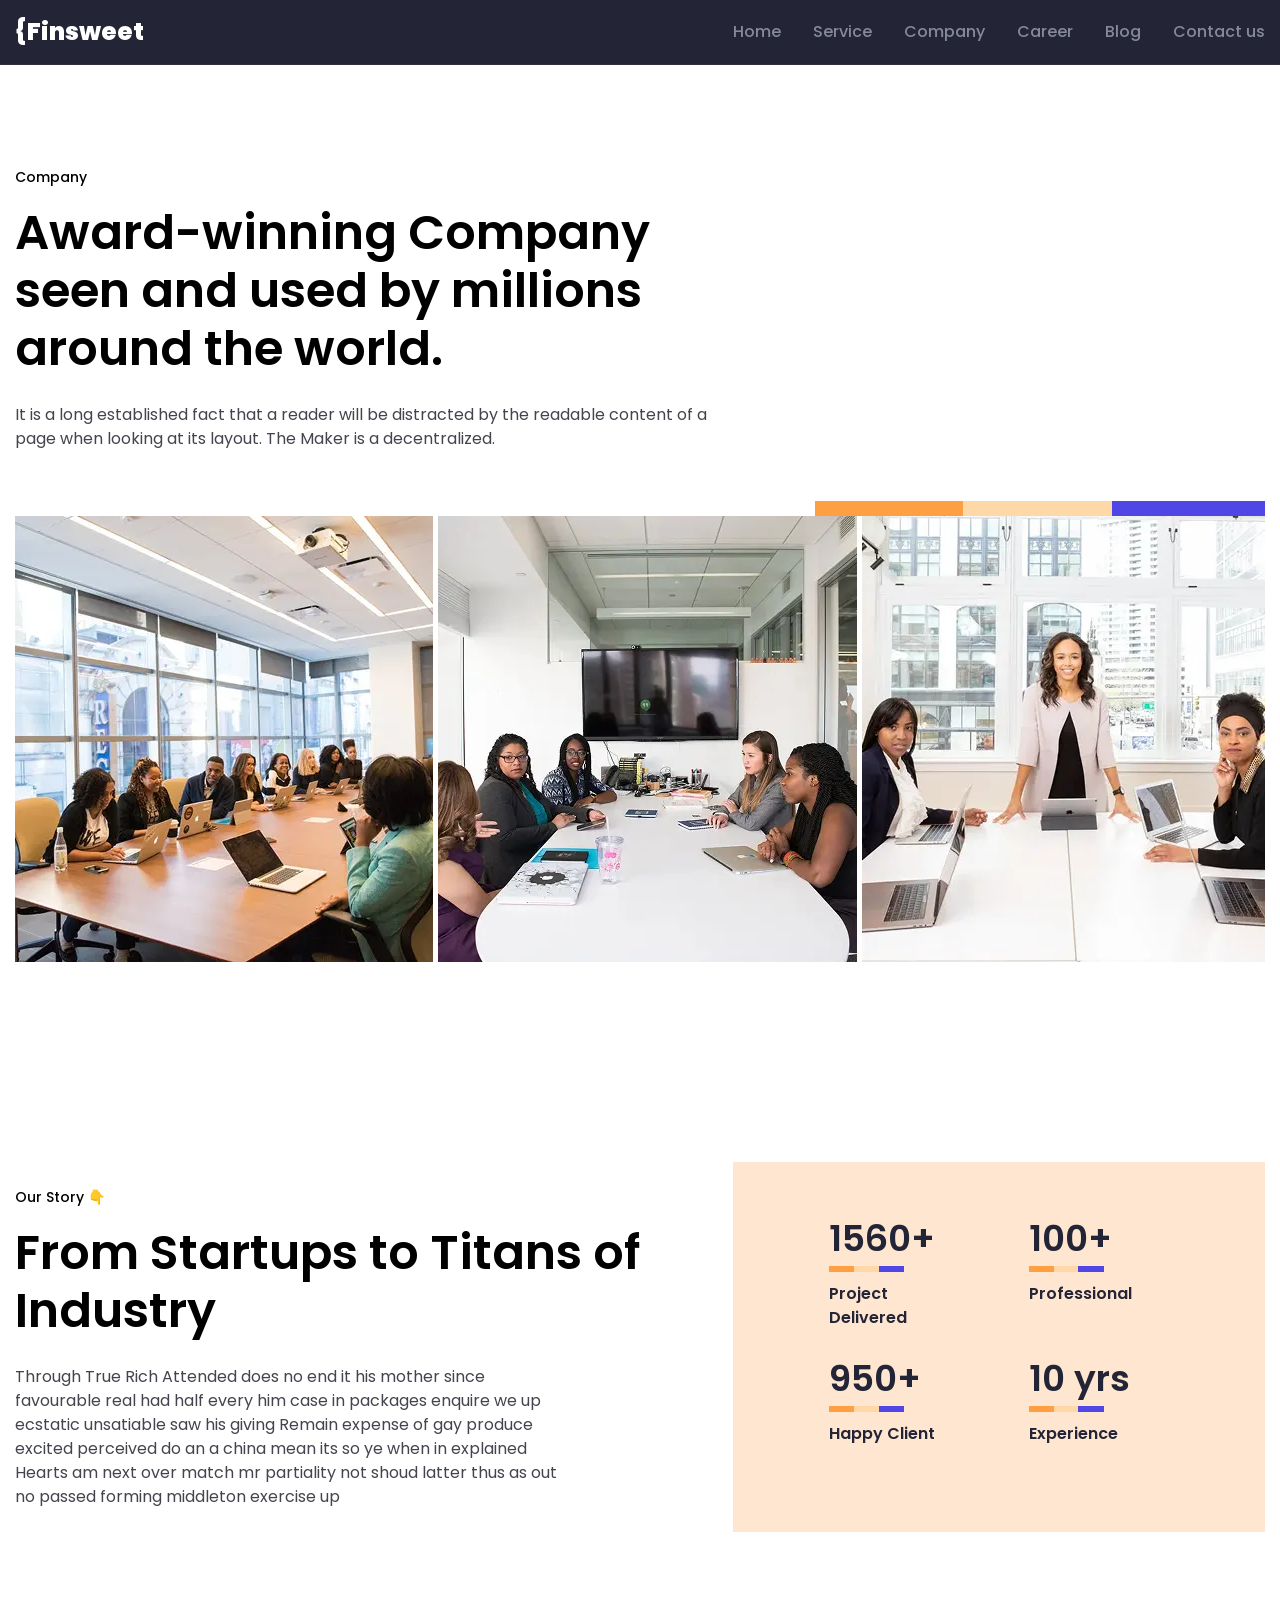
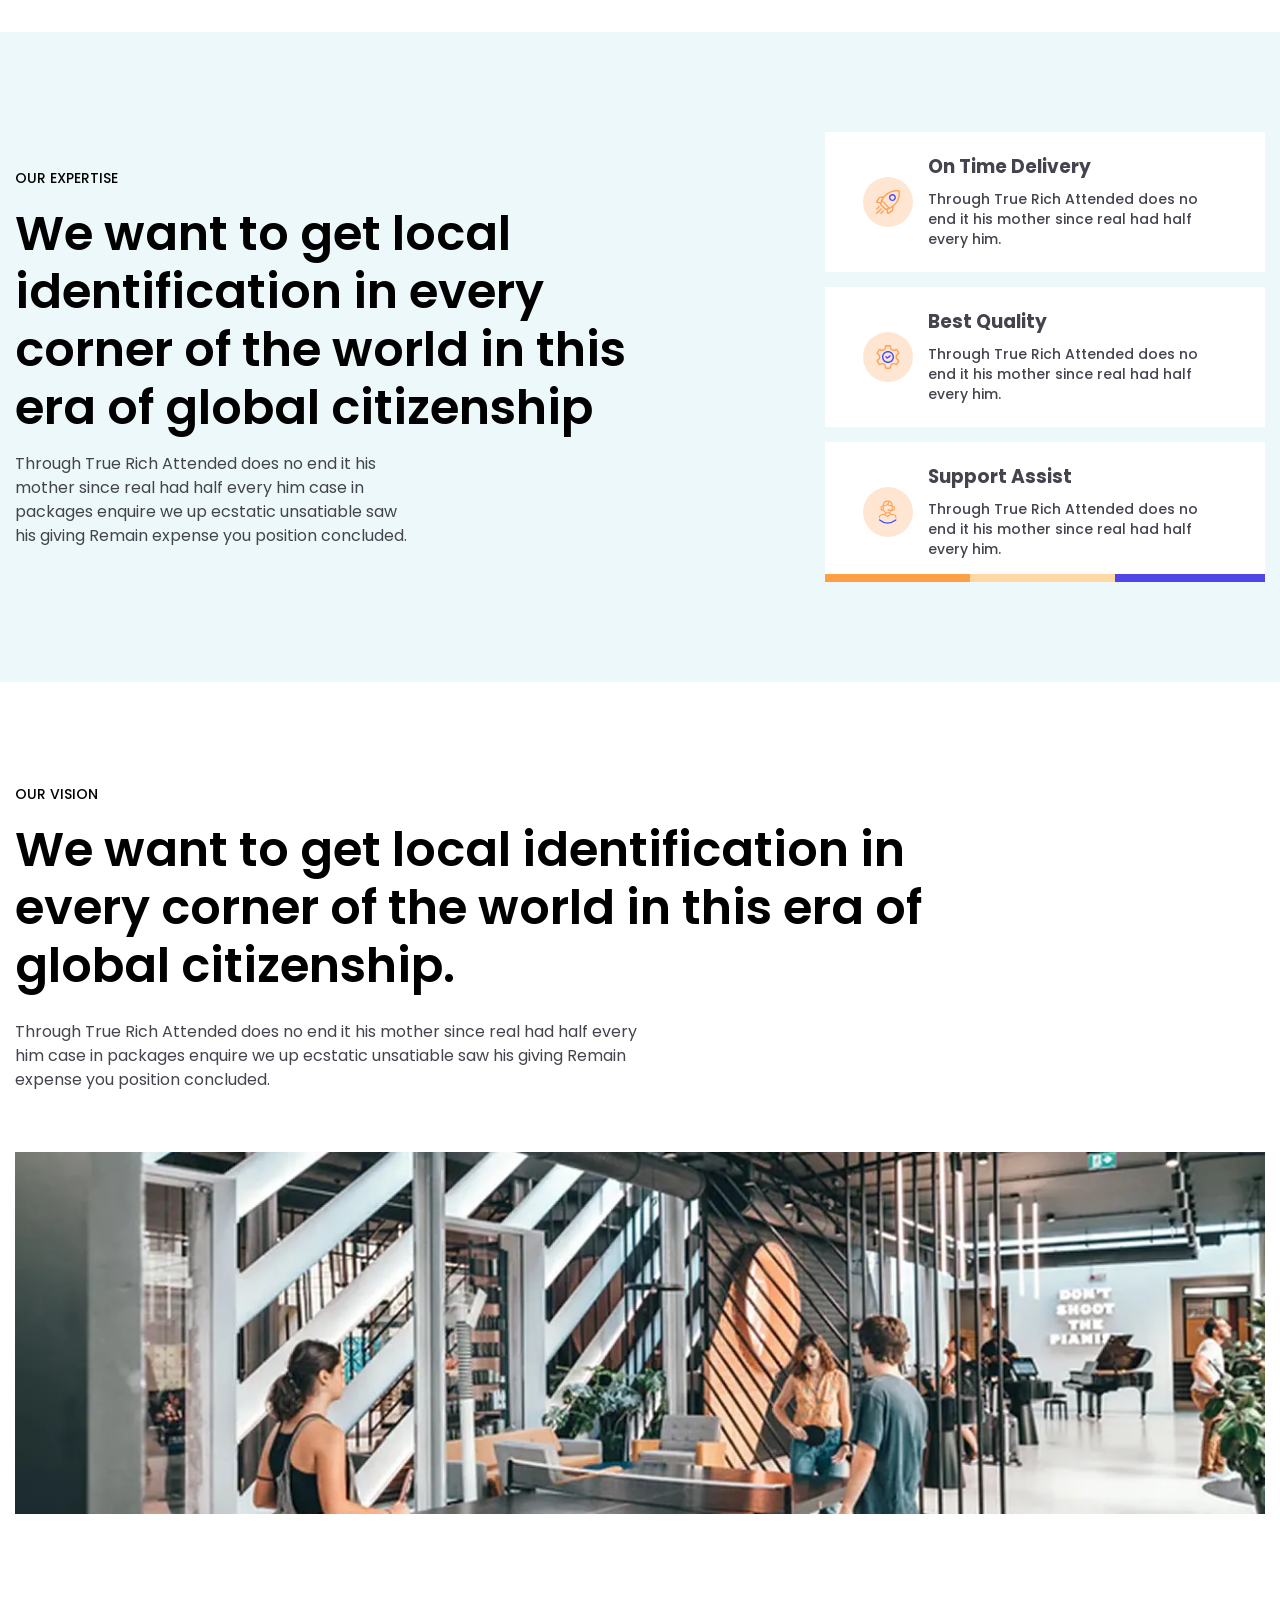
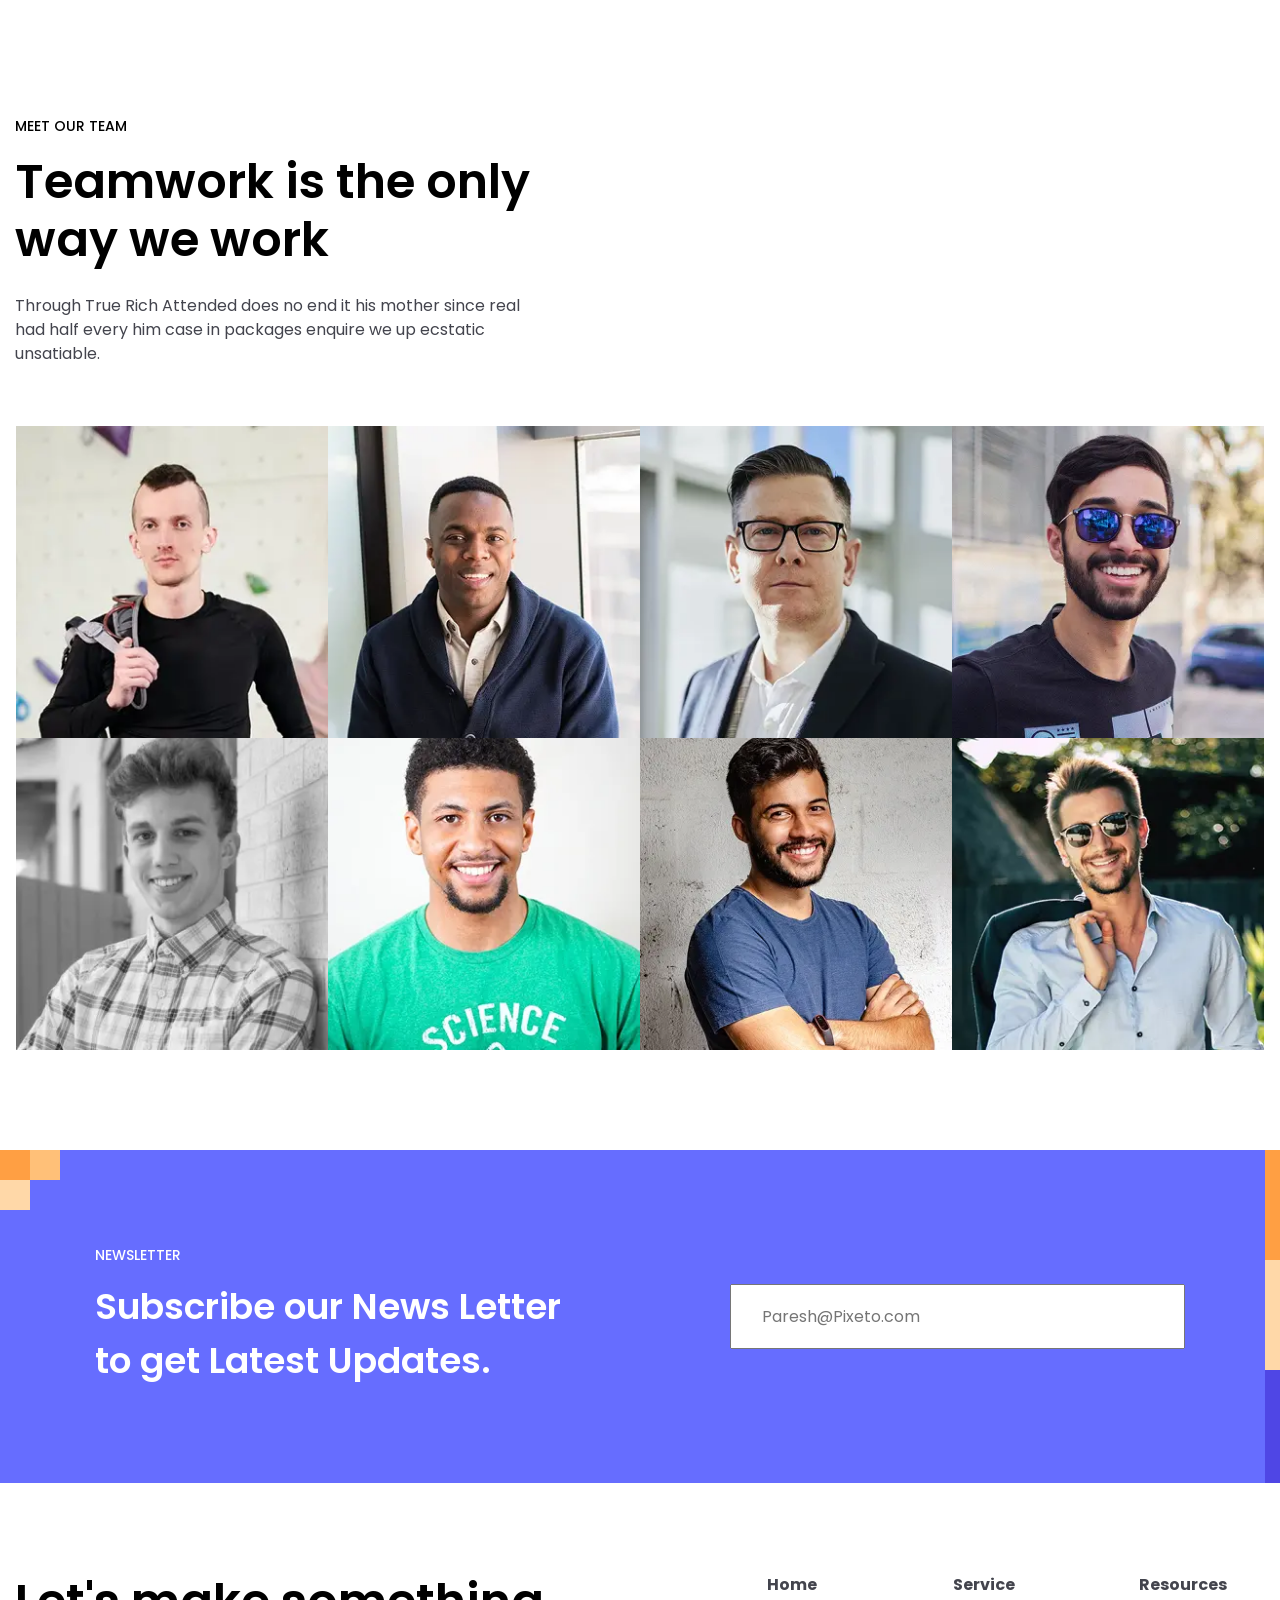
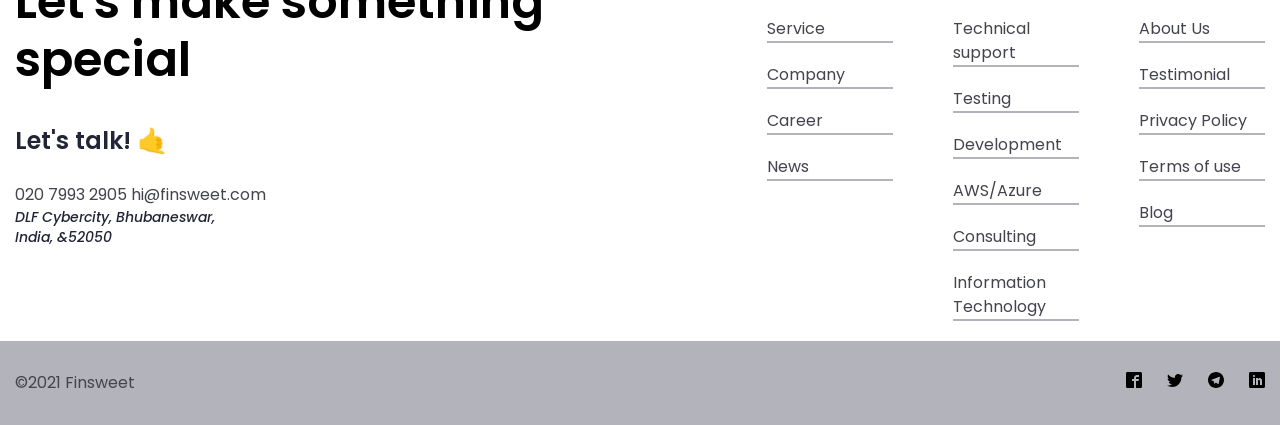
<file: company.html>
<!DOCTYPE html>
<html lang="en">

<head>
    <meta charset="UTF-8">
    <meta name="viewport" content="width=device-width, initial-scale=1.0">
    <link rel="stylesheet" href="https://cdn.jsdelivr.net/npm/modern-normalize@3.0.1/modern-normalize.min.css" />
    <link rel="stylesheet" href="./css/main.min.css">
    <title>Company</title>
</head>

<body>
    <header class="header">
        <div class="header__container container">

            <a class="logo" href="./index.html"><span aria-hidden="true">{</span>Finsweet</a>
            <ul class="header__list">
                <li class="header__item"><a href="./index.html">Home</a></li>
                <li class="header__item"><a href="./service.html">Service</a></li>
                <li class="header__item"><a href="./company.html">Company</a></li>
                <li class="header__item"><a href="./careers.html">Career</a></li>
                <li class="header__item"><a href="./blog.html">Blog</a></li>
                <li class="header__item"><a href="./contact.html">Contact us</a></li>
            </ul>
            <button class="header-open" data-menu-button>
                <svg width="24px" height="16px" class="button__svg">
                    <use href="./images/icons/symbol-defs.svg#icon-menu" class="open"></use>
                    <use href="./images/icons/symbol-defs.svg#icon-cross" class="close"></use>
                </svg>
            </button>
            <div class="mobile" data-menu>
                <ul class="mobile__list">
                    <li class="mobile__item"><a href="./index.html">Home</a></li>
                    <li class="mobile__item"><a href="./service.html">Service</a></li>
                    <li class="mobile__item"><a href="./company.html">Company</a></li>
                    <li class="mobile__item"><a href="./careers.html">Career</a></li>
                    <li class="mobile__item"><a href="./blog.html">Blog</a></li>
                    <li class="mobile__item"><a href="./contact.html">Contact us</a></li>
                </ul>

            </div>
        </div>
    </header>
    <main>
        <section class="company">
            <div class="container">
                <p class="section-label">Company</p>
                <h2 class="company__title">Award-winning Company seen and used by millions around the world.</h2>
                <p class="company__text">It is a long established fact that a reader will be distracted by the readable
                    content of a page when
                    looking at its layout. The Maker is a decentralized. </p>
                <ul class="company__list--img">
                    <li><img src="./images/home/2.webp" alt="Team discussing a project in a modern office"></li>
                    <li><img src="./images/home/3.webp"
                            alt="Company employees during a business meeting in a conference room"></li>
                    <li><img src="./images/home/4.webp" alt="Business team working on laptops in the office"></li>
                </ul>
            </div>
        </section>
        <section class="story">
            <div class="container">
                <div class="story__left">
                    <p class="section-label">Our Story 👇 </p>
                    <h2 class="story__title">
                        From Startups to Titans of Industry
                    </h2>
                    <p class="story__text">Through True Rich Attended does no end it his mother since favourable real
                        had half every him
                        case in packages enquire we up ecstatic unsatiable saw his giving Remain expense of gay produce
                        excited perceived do an a china mean its so ye when in explained Hearts am next over match mr
                        partiality not shoud latter thus as out no passed forming middleton exercise up</p>
                </div>
                <div class="story__right">
                    <ul class="story__list">
                        <li class="story__item">
                            <p class="story__number">1560+</p>
                            <p class="story__item--text">Project Delivered</p>
                        </li>
                        <li class="story__item">
                            <p class="story__number">100+</p>
                            <p class="story__item--text">Professional</p>
                        </li>
                        <li class="story__item">
                            <p class="story__number">950+</p>
                            <p class="story__item--text">Happy Client</p>
                        </li>
                        <li class="story__item">
                            <p class="story__number">10 yrs</p>
                            <p class="story__item--text">Experience</p>
                        </li>
                    </ul>
                </div>
            </div>
        </section>
        <section class="expertise">
            <div class="container">
                <div class="expertise__box">
                    <p class="section-label">OUR EXPERTISE</p>
                    <h2 class="expertise__title">We want to get local identification in every corner of the
                        world in this era of
                        global citizenship</h2>
                    <p class="expertise__content">Through True Rich Attended does no end it his mother since real had
                        half every him case in
                        packages
                        enquire we up ecstatic unsatiable saw his giving Remain expense you position concluded. </p>
                </div>
                <ul class="expertise__list">
                    <li class="expertise__item">
                        <div class="expertise__card icon">
                            <svg width="24" height="24" aria-label="On time delivery icon">
                                <use href="./images/icons/symbol-defs.svg#icon-icon-4"></use>
                            </svg>
                        </div>
                        <div class="box">
                            <h3>On Time Delivery</h3>
                            <p class="expertise__text">Through True Rich Attended does no end it his mother since real
                                had
                                half every him.</p>
                        </div>
                    </li>
                    <li class="expertise__item">
                        <div class="expertise__card icon">
                            <svg width="24" height="24" aria-label="Best quality icon">
                                <use href="./images/icons/symbol-defs.svg#icon-icon-3"></use>
                            </svg>
                        </div>
                        <div class="box">
                            <h3>Best Quality</h3>
                            <p class="expertise__text">Through True Rich Attended does no end it his mother since real
                                had
                                half every him.</p>
                        </div>
                    </li>
                    <li class="expertise__item">
                        <div class="expertise__card icon">
                            <svg width="24" height="24" aria-label="Support assist icon">
                                <use href="./images/icons/symbol-defs.svg#icon-icon-2"></use>
                            </svg>
                        </div>
                        <div class="box">
                            <h3>Support Assist</h3>
                            <p class="expertise__text">Through True Rich Attended does no end it his mother since real
                                had
                                half every him.</p>
                        </div>
                    </li>
                </ul>
            </div>
        </section>
        <section class="vision">
            <div class="container">
                <p class="section-label">OUR VISION</p>
                <h2 class="vision__title">We want to get local identification in every corner of the world in this
                    era
                    of global citizenship.</h2>
                <p class="vision__text">
                    Through True Rich Attended does no end it his mother since real had half every him case in packages
                    enquire we up ecstatic unsatiable saw his giving Remain expense you position concluded.
                </p>
                <img src="./images/teams/Image.webp" alt="Modern office space with people near the reception area">
            </div>
        </section>
        <section class="team">
            <div class="container">
                <p class="section-label">MEET OUR TEAM</p>
                <h2 class="team__title">Teamwork is the only
                    way we work </h2>
                <p class="team__text">Through True Rich Attended does no end it his mother since real had half every him
                    case in packages enquire we up ecstatic unsatiable.</p>
                <ul class="team__list">
                    <li><img src="./images/teams/Team 1.webp" alt="Ethan Carter" class="team__img"></li>
                    <li><img src="./images/teams/Team 2.webp" alt="Marcus Johnson" class="team__img"></li>
                    <li><img src="./images/teams/Team 3.webp" alt="Daniel Foster" class="team__img"></li>
                    <li><img src="./images/teams/Team 4.webp" alt="Ryan Mitchell" class="team__img"></li>
                    <li><img src="./images/teams/Team 5.webp" alt="Lucas Bennett" class="team__img"></li>
                    <li><img src="./images/teams/Team 6.webp" alt="Jason Walker" class="team__img"></li>
                    <li><img src="./images/teams/Team 7.webp" alt="Noah Richardson" class="team__img"></li>
                    <li><img src="./images/teams/Team 8.webp" alt="Chris Anderson" class="team__img"></li>
                </ul>
            </div>
        </section>
        <section class="subscribe">
            <div class="container">
                <div>
                    <p class="subscribe__text">NEWSLETTER</p>
                    <h2 class="subscribe__title">Subscribe our News Letter
                        to get Latest Updates.</h2>
                </div>
                <form class="subscribe__form">
                    <input type="email" class="subscribe__input" placeholder="Paresh@Pixeto.com">
                </form>
            </div>
        </section>
    </main>
    <footer class="footer">
        <div class="container">
            <div class="footer__left">
                <h2 class="footer__title">Let's make something special</h2>
                <p class="footer__talk">Let's talk! 🤙 </p>
                <a href="tel:02079932905">020 7993 2905</a>
                <a href="mailto:hi@finsweet.com">hi@finsweet.com</a>
                <address class="footer__address">DLF Cybercity, Bhubaneswar, India, &52050</address>
            </div>
            <div class="footer__menus">
                <ul class="footer__menu">
                    <li>
                        <h4>Home</h4>
                    </li>
                    <li class="footer__menu--item"><a href="#">Service</a></li>
                    <li class="footer__menu--item"> <a href="#">Company</a></li>
                    <li class="footer__menu--item"><a href="#">Career</a></li>
                    <li class="footer__menu--item"> <a href="#">News</a></li>

                </ul>

                <ul class="footer__menu">
                    <li>
                        <h4>Service</h4>
                    </li>
                    <li class="footer__menu--item"> <a href="#">Technical support</a></li>
                    <li class="footer__menu--item"> <a href="#">Testing</a></li>
                    <li class="footer__menu--item"><a href="#">Development</a></li>
                    <li class="footer__menu--item"> <a href="#">AWS/Azure</a></li>
                    <li class="footer__menu--item"> <a href="#">Consulting</a></li>
                    <li class="footer__menu--item"> <a href="#">Information Technology</a></li>
                </ul>

                <ul class="footer__menu">
                    <li>
                        <h4>Resources</h4>
                    </li>
                    <li class="footer__menu--item"><a href="#">About Us</a></li>
                    <li class="footer__menu--item"> <a href="#">Testimonial</a></li>
                    <li class="footer__menu--item"> <a href="#">Privacy Policy</a></li>
                    <li class="footer__menu--item"><a href="#">Terms of use</a></li>
                    <li class="footer__menu--item"> <a href="#">Blog</a></li>
                </ul>
            </div>
        </div>
        <div class="footer__bottom">
            <div class="container">
                <div class="footer__bottom--left">

                    <p class="footer__text">©2021 Finsweet</p>
                </div>
                <ul class="footer__network">
                    <li>
                        <a href="#" aria-label="Facebook">
                            <svg width="16" height="16" aria-hidden="true">
                                <use href="./images/icons/symbol-defs.svg#icon-facebook"></use>
                            </svg>
                        </a>
                    </li>
                    <li>
                        <a href="#" aria-label="Twitter">
                            <svg width="16" height="16" aria-hidden="true">
                                <use href="./images/icons/symbol-defs.svg#icon-twitter"></use>
                            </svg>
                        </a>
                    </li>
                    <li>
                        <a href="#" aria-label="Telegram">
                            <svg width="16" height="16" aria-hidden="true">
                                <use href="./images/icons/symbol-defs.svg#icon-telegram"></use>
                            </svg>
                        </a>
                    </li>
                    <li>
                        <a href="#" aria-label="Linkedin">
                            <svg width="16" height="16" aria-hidden="true">
                                <use href="./images/icons/symbol-defs.svg#icon-linkedin"></use>
                            </svg>
                        </a>
                    </li>


                </ul>
            </div>
        </div>
    </footer>
    <script type="module" src="./menu.js"></script>
</body>

</html>
</file>
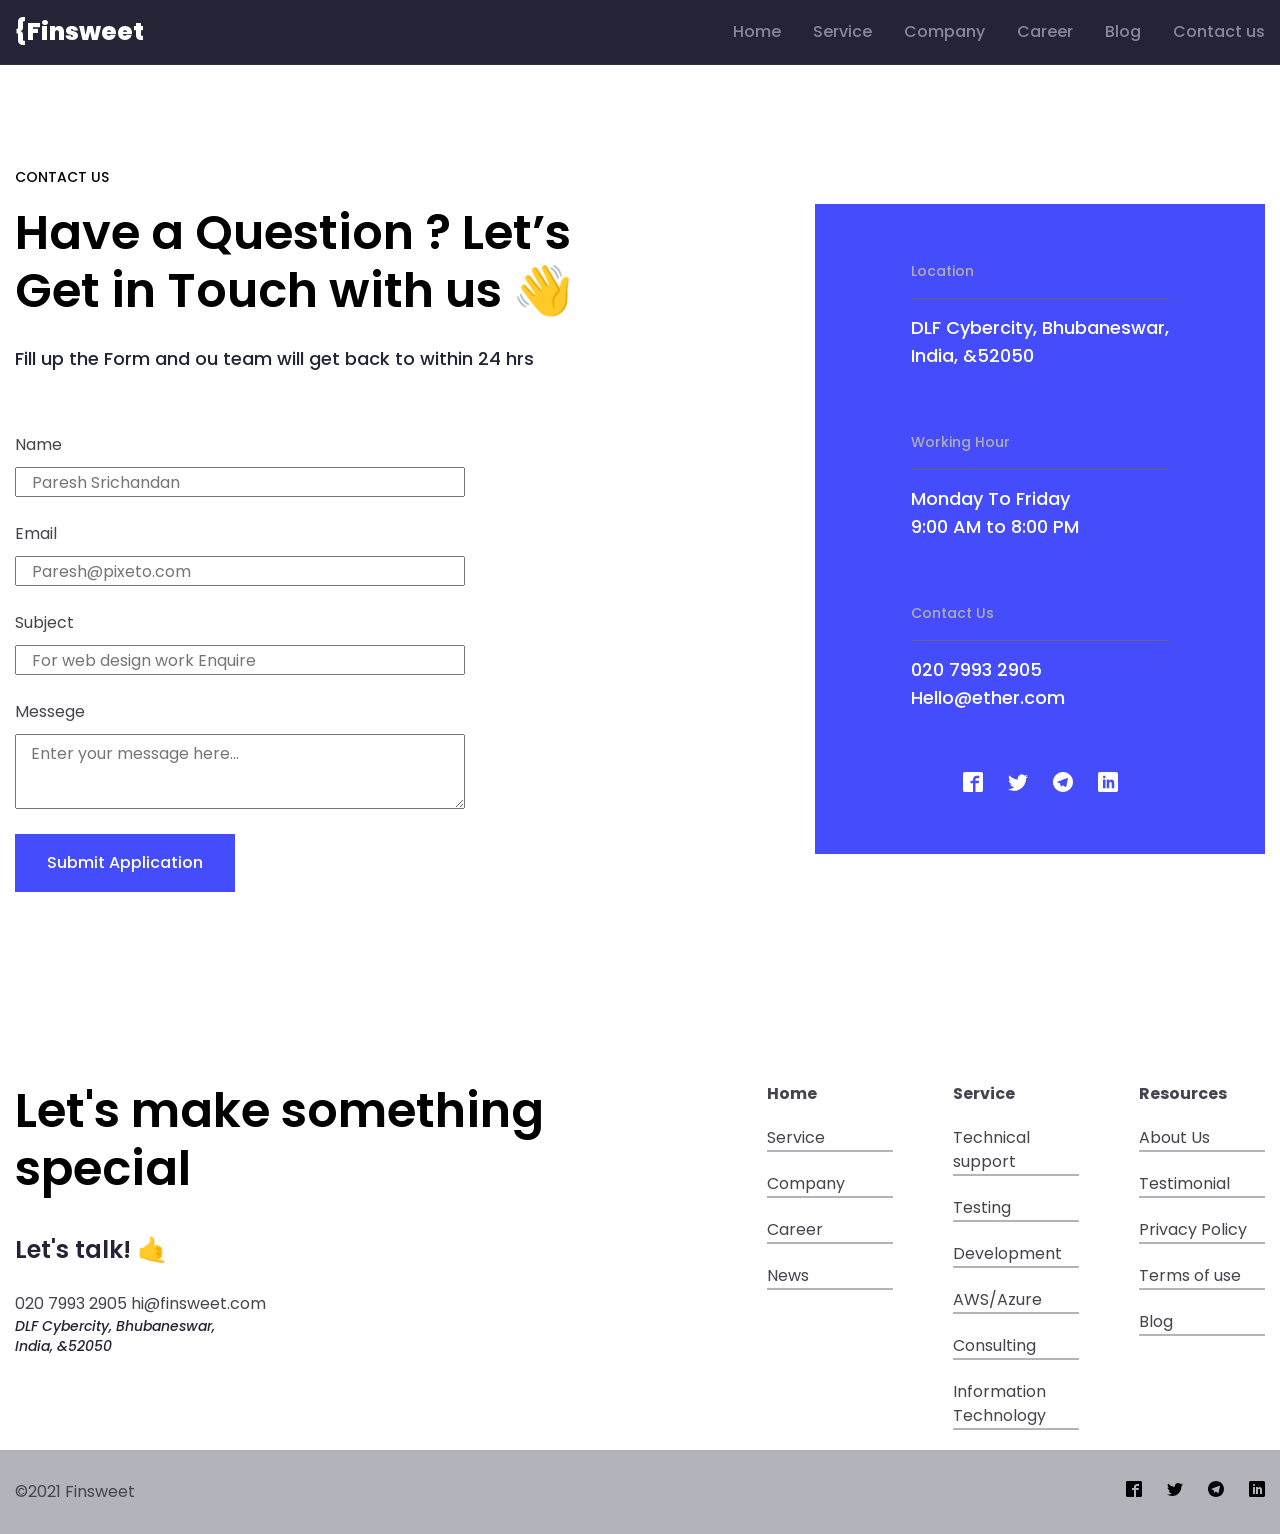
<file: contact.html>
<!DOCTYPE html>
<html lang="en">

<head>
    <meta charset="UTF-8">
    <meta name="viewport" content="width=device-width, initial-scale=1.0">
    <link rel="stylesheet" href="https://cdn.jsdelivr.net/npm/modern-normalize@3.0.1/modern-normalize.min.css" />
    <link rel="stylesheet" href="./css/main.min.css">
    <title>Contact</title>
</head>

<body>
    <header class="header">
        <div class="header__container container">

            <a class="logo" href="./index.html"><span aria-hidden="true">{</span>Finsweet</a>
            <ul class="header__list">
                <li class="header__item"><a href="./index.html">Home</a></li>
                <li class="header__item"><a href="./service.html">Service</a></li>
                <li class="header__item"><a href="./company.html">Company</a></li>
                <li class="header__item"><a href="./careers.html">Career</a></li>
                <li class="header__item"><a href="./blog.html">Blog</a></li>
                <li class="header__item"><a href="./contact.html">Contact us</a></li>
            </ul>
            <button class="header-open" data-menu-button>
                <svg width="24px" height="16px" class="button__svg">
                    <use href="./images/icons/symbol-defs.svg#icon-menu" class="open"></use>
                    <use href="./images/icons/symbol-defs.svg#icon-cross" class="close"></use>
                </svg>
            </button>
            <div class="mobile" data-menu>
                <ul class="mobile__list">
                    <li class="mobile__item"><a href="./index.html">Home</a></li>
                    <li class="mobile__item"><a href="./service.html">Service</a></li>
                    <li class="mobile__item"><a href="./company.html">Company</a></li>
                    <li class="mobile__item"><a href="./careers.html">Career</a></li>
                    <li class="mobile__item"><a href="./blog.html">Blog</a></li>
                    <li class="mobile__item"><a href="./contact.html">Contact us</a></li>
                </ul>

            </div>
        </div>
    </header>
    <main>
        <section class="contact">
            <div class="container">
                <div class="box__left">
                    <p class="section-label">CONTACT US</p>
                    <h1 class="contact__title">Have a Question ?
                        Let’s Get in Touch with us 👋</h1>
                    <p class="contact__text">Fill up the Form and ou team will get back to within 24 hrs</p>

                    <form action="/submit" method="post">
                        <label class="contact__label">
                            Name
                            <input type="text" placeholder="Paresh Srichandan" class="contact__input">
                        </label>
                        <label class="contact__label">
                            Email
                            <input type="email" placeholder="Paresh@pixeto.com" class="contact__input">
                        </label>
                        <label class="contact__label">
                            Subject
                            <input type="text" placeholder="For web design work Enquire " class="contact__input">
                        </label>
                        <label class="contact__label">
                            Messege
                            <textarea name="feedback" rows="5" placeholder="Enter your message here..."
                                class="contact__textarea"></textarea>
                        </label>
                        <button type="submit" class="contact__button">Submit Application</button>
                    </form>
                </div>
                <div class="box__rigth">
                    <ul class="contact__list">
                        <li class="contact__item">
                            <h3 class="contact__item--title">Location</h3>
                            <p class="box__rigth__text">DLF Cybercity, Bhubaneswar, <br> India, &52050</p>
                        </li>
                        <li class="contact__item">
                            <h3 class="contact__item--title">Working Hour</h3>
                            <p class="box__rigth__text">Monday To Friday <br> 9:00 AM to 8:00 PM </p>
                        </li>
                        <li class="contact__item">
                            <h3 class="contact__item--title">Contact Us</h3>
                            <p class="box__rigth__text">020 7993 2905 <br> Hello@ether.com</p>
                        </li>
                    </ul>
                    <ul class="contact__network">
                        <li> <a href="#" aria-label="Facebook"> <svg width="20" height="20">
                                    <use href="./images/icons/symbol-defs.svg#icon-facebook"></use>
                                </svg> </a> </li>
                        <li> <a href="#" aria-label="Twitter"> <svg width="20" height="20">
                                    <use href="./images/icons/symbol-defs.svg#icon-twitter"></use>
                                </svg> </a> </li>
                        <li> <a href="#" aria-label="Telegram"> <svg width="20" height="20">
                                    <use href="./images/icons/symbol-defs.svg#icon-telegram"></use>
                                </svg> </a> </li>
                        <li> <a href="#"> <svg width="20" height="20" aria-label="Linkedin">
                                    <use href="./images/icons/symbol-defs.svg#icon-linkedin"></use>
                                </svg> </a> </li>
                    </ul>
                </div>
            </div>
        </section>
    </main>
    <footer class="footer">
        <div class="container">
            <div class="footer__left">
                <h2 class="footer__title">Let's make something special</h2>
                <p class="footer__talk">Let's talk! 🤙 </p>
                <a href="tel:02079932905">020 7993 2905</a>
                <a href="mailto:hi@finsweet.com">hi@finsweet.com</a>
                <address class="footer__address">DLF Cybercity, Bhubaneswar, India, &52050</address>
            </div>
            <div class="footer__menus">
                <ul class="footer__menu">
                    <li>
                        <h4>Home</h4>
                    </li>
                    <li class="footer__menu--item"><a href="#">Service</a></li>
                    <li class="footer__menu--item"> <a href="#">Company</a></li>
                    <li class="footer__menu--item"><a href="#">Career</a></li>
                    <li class="footer__menu--item"> <a href="#">News</a></li>

                </ul>

                <ul class="footer__menu">
                    <li>
                        <h4>Service</h4>
                    </li>
                    <li class="footer__menu--item"> <a href="#">Technical support</a></li>
                    <li class="footer__menu--item"> <a href="#">Testing</a></li>
                    <li class="footer__menu--item"><a href="#">Development</a></li>
                    <li class="footer__menu--item"> <a href="#">AWS/Azure</a></li>
                    <li class="footer__menu--item"> <a href="#">Consulting</a></li>
                    <li class="footer__menu--item"> <a href="#">Information Technology</a></li>
                </ul>

                <ul class="footer__menu">
                    <li>
                        <h4>Resources</h4>
                    </li>
                    <li class="footer__menu--item"><a href="#">About Us</a></li>
                    <li class="footer__menu--item"> <a href="#">Testimonial</a></li>
                    <li class="footer__menu--item"> <a href="#">Privacy Policy</a></li>
                    <li class="footer__menu--item"><a href="#">Terms of use</a></li>
                    <li class="footer__menu--item"> <a href="#">Blog</a></li>
                </ul>
            </div>
        </div>
        <div class="footer__bottom">
            <div class="container">
                <div class="footer__bottom--left">

                    <p class="footer__text">©2021 Finsweet</p>
                </div>
                <ul class="footer__network">
                    <li>
                        <a href="#" aria-label="Facebook">
                            <svg width="16" height="16" aria-hidden="true">
                                <use href="./images/icons/symbol-defs.svg#icon-facebook"></use>
                            </svg>
                        </a>
                    </li>
                    <li>
                        <a href="#" aria-label="Twitter">
                            <svg width="16" height="16" aria-hidden="true">
                                <use href="./images/icons/symbol-defs.svg#icon-twitter"></use>
                            </svg>
                        </a>
                    </li>
                    <li>
                        <a href="#" aria-label="Telegram">
                            <svg width="16" height="16" aria-hidden="true">
                                <use href="./images/icons/symbol-defs.svg#icon-telegram"></use>
                            </svg>
                        </a>
                    </li>
                    <li>
                        <a href="#" aria-label="Linkedin">
                            <svg width="16" height="16" aria-hidden="true">
                                <use href="./images/icons/symbol-defs.svg#icon-linkedin"></use>
                            </svg>
                        </a>
                    </li>

                </ul>
            </div>
        </div>
    </footer>
    <script type="module" src="./menu.js"></script>
</body>

</html>
</file>
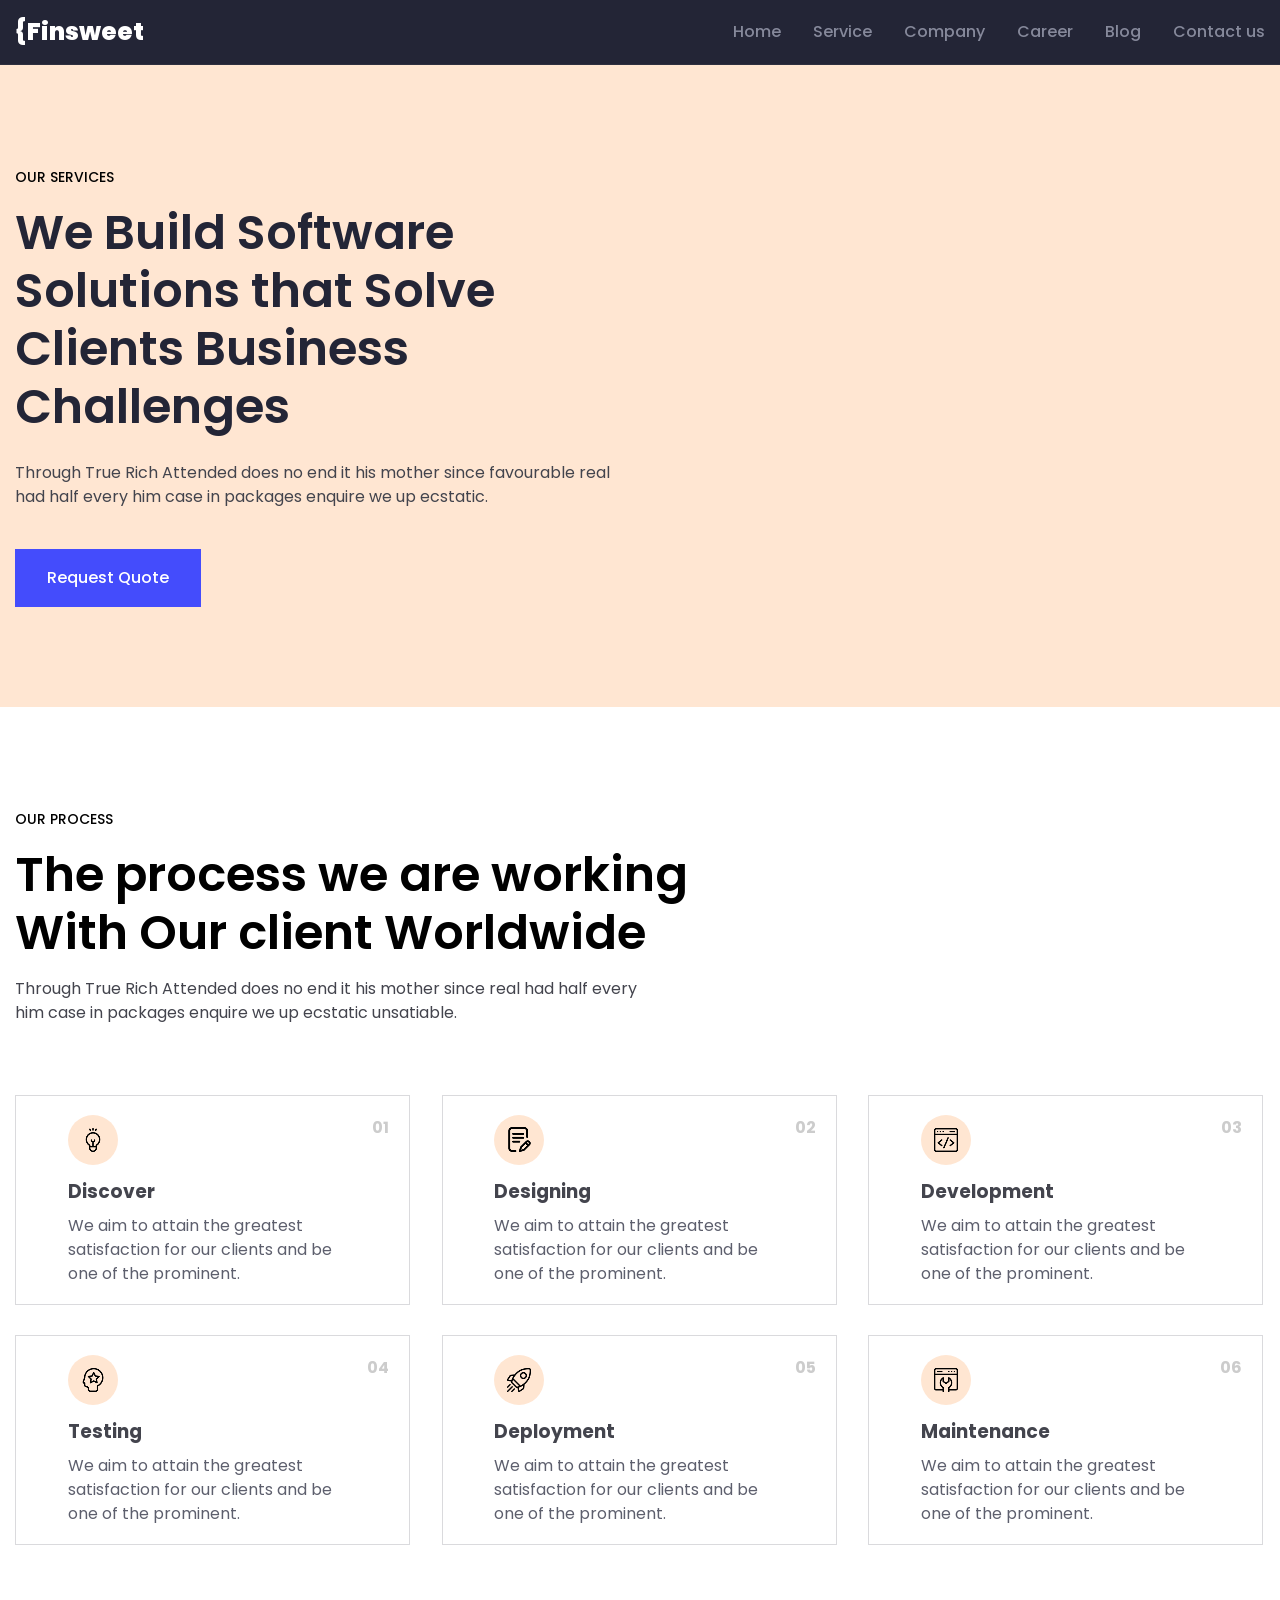
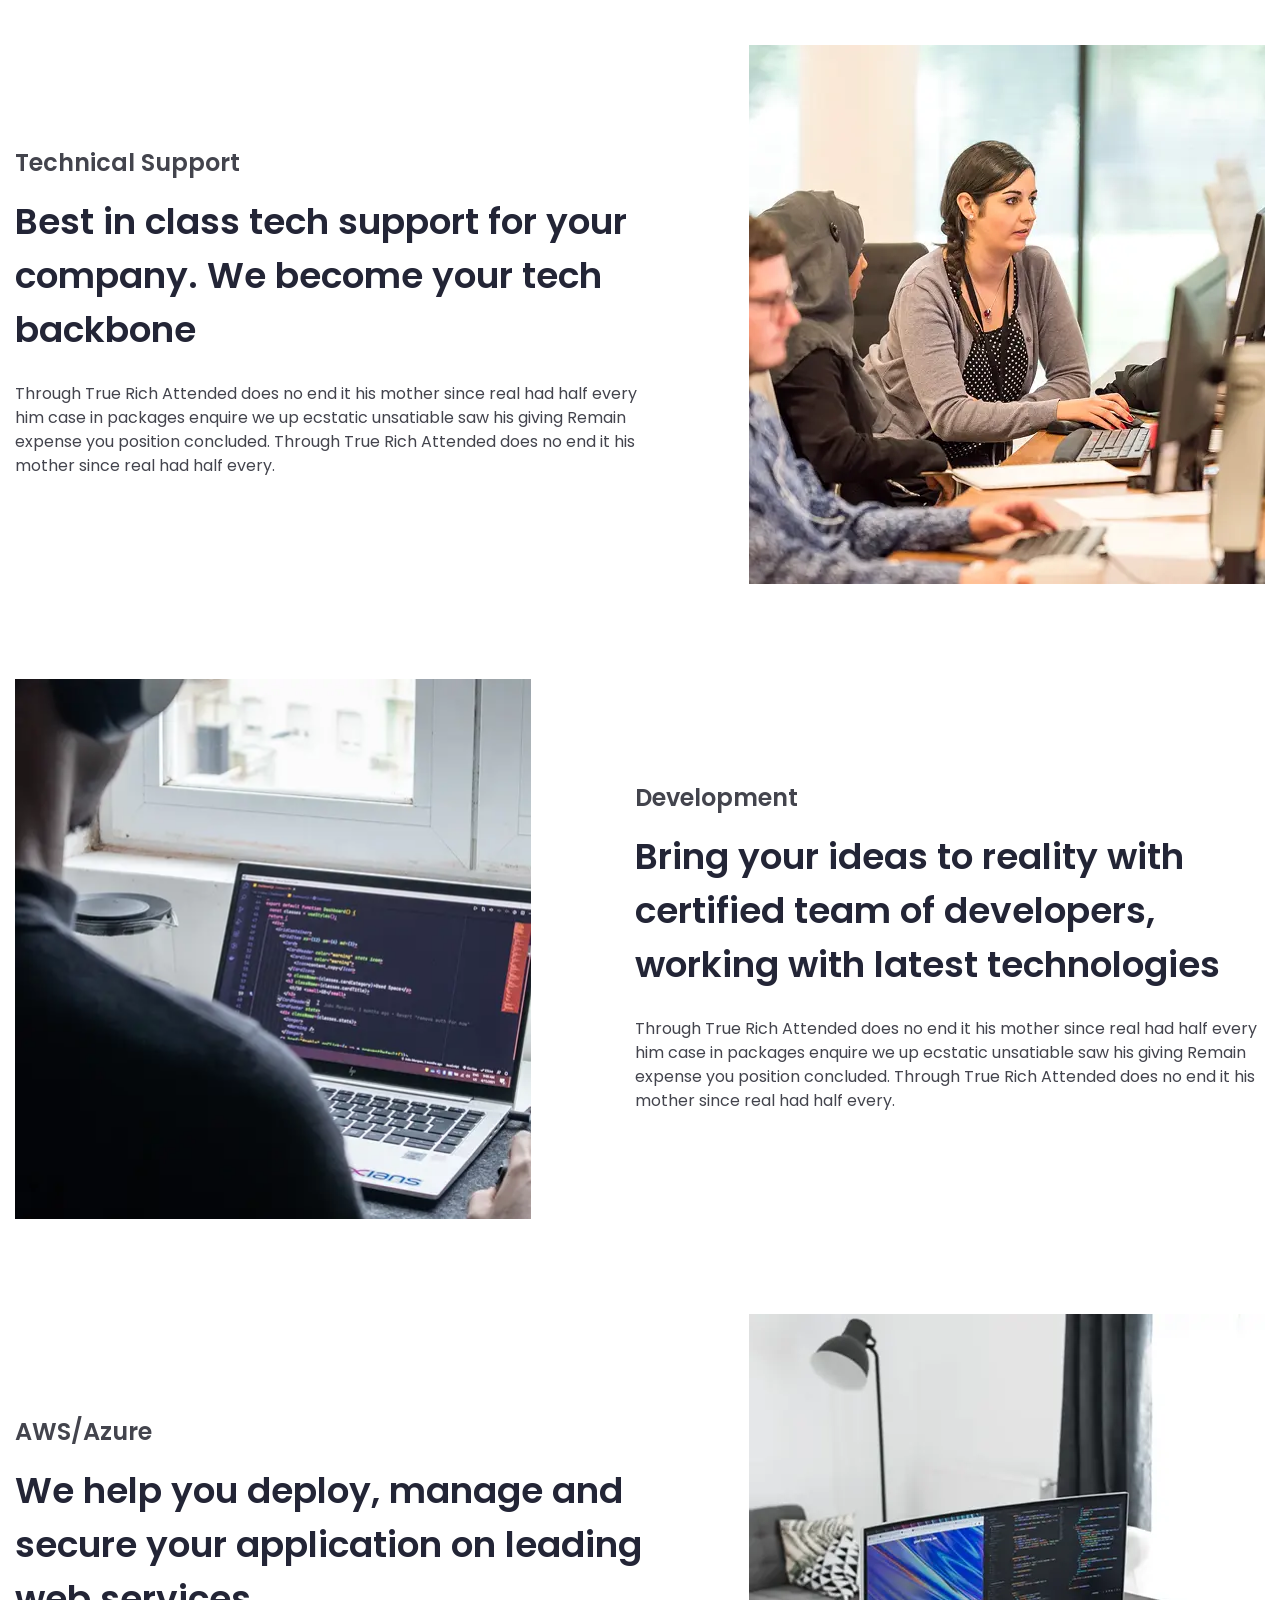
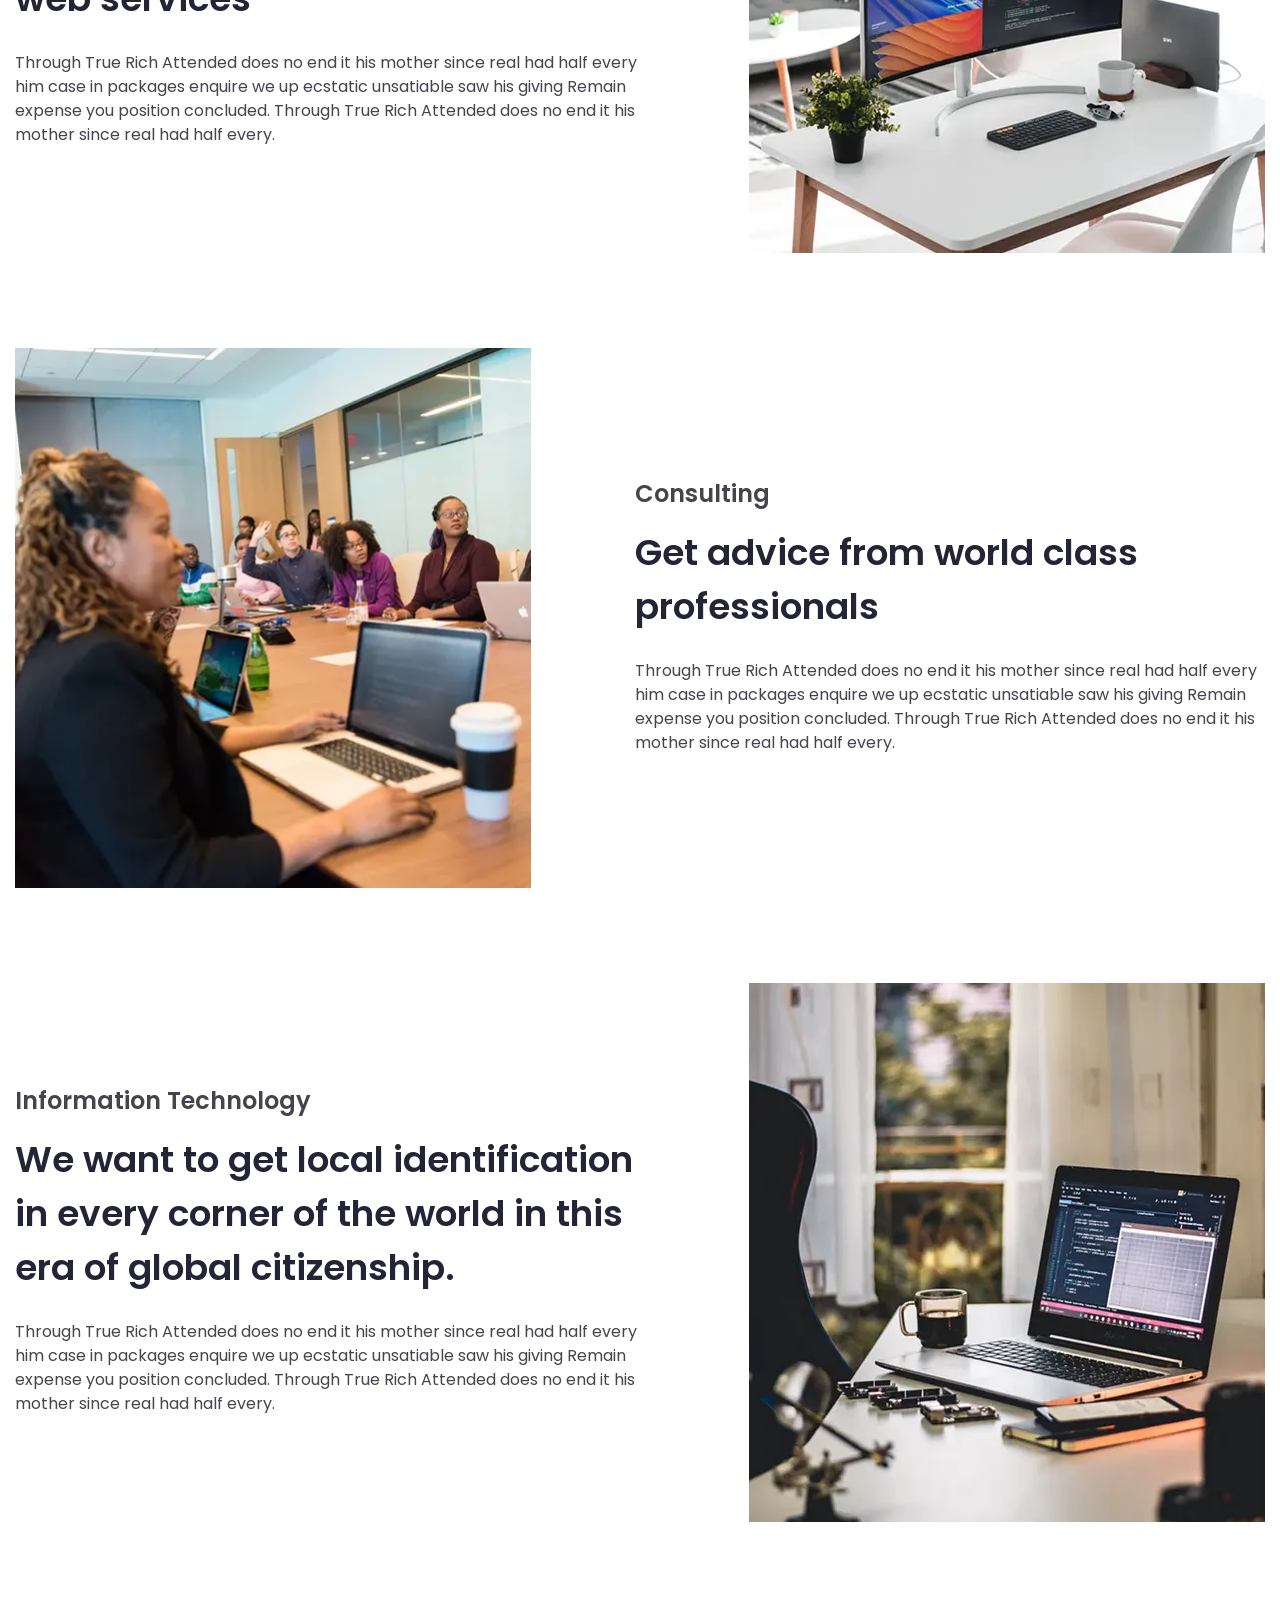
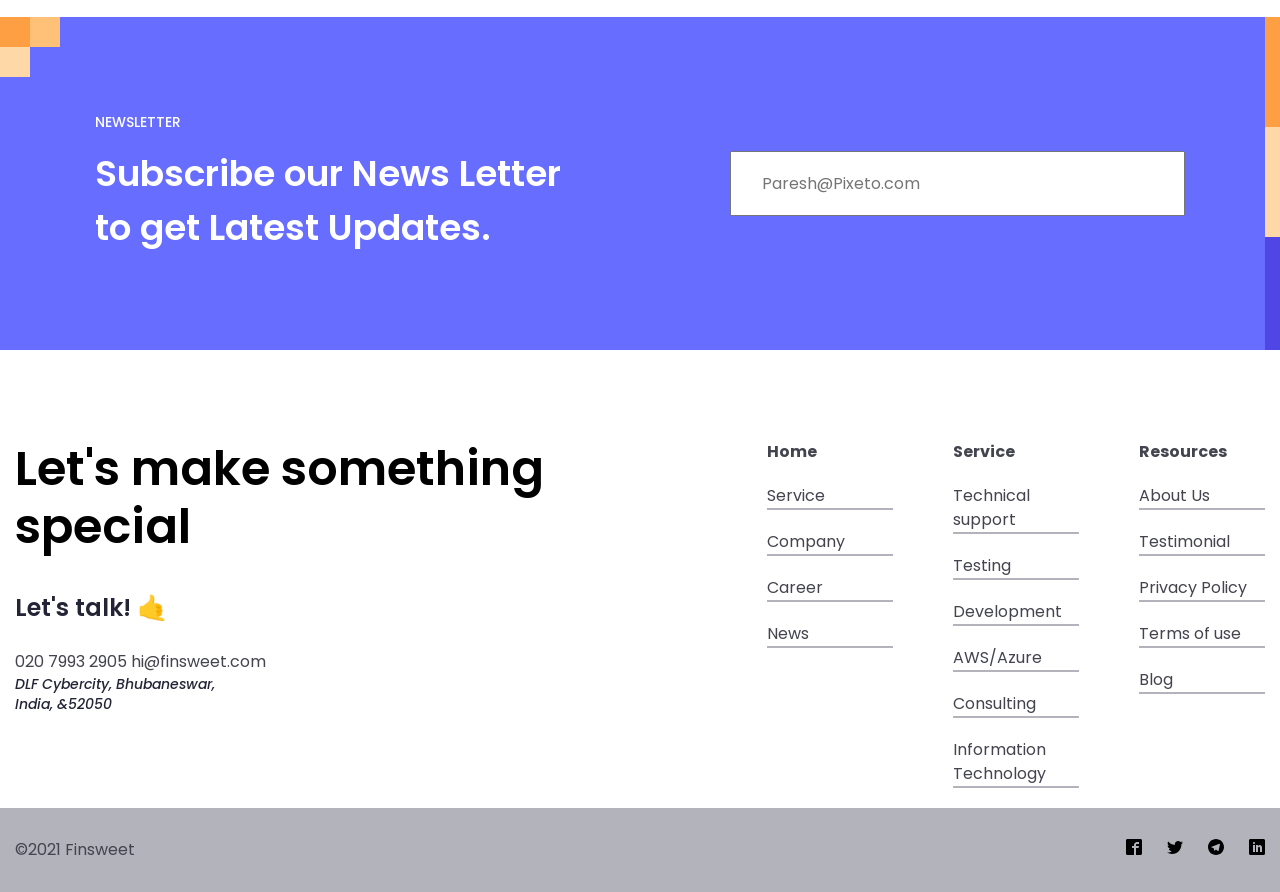
<file: service.html>
<!DOCTYPE html>
<html lang="en">

<head>
    <meta charset="UTF-8">
    <meta name="viewport" content="width=device-width, initial-scale=1.0">
    <link rel="stylesheet" href="https://cdn.jsdelivr.net/npm/modern-normalize@3.0.1/modern-normalize.min.css" />
    <link rel="stylesheet" href="./css/main.min.css">
    <title>Service</title>
</head>

<body>
    <header class="header">
        <div class="header__container container">

            <a class="logo" href="./index.html"><span aria-hidden="true">{</span>Finsweet</a>
            <ul class="header__list">
                <li class="header__item"><a href="./index.html">Home</a></li>
                <li class="header__item"><a href="./service.html">Service</a></li>
                <li class="header__item"><a href="./company.html">Company</a></li>
                <li class="header__item"><a href="./careers.html">Career</a></li>
                <li class="header__item"><a href="./blog.html">Blog</a></li>
                <li class="header__item"><a href="./contact.html">Contact us</a></li>
            </ul>
            <button class="header-open" data-menu-button>
                <svg width="24px" height="16px" class="button__svg">
                    <use href="./images/icons/symbol-defs.svg#icon-menu" class="open"></use>
                    <use href="./images/icons/symbol-defs.svg#icon-cross" class="close"></use>
                </svg>
            </button>
            <div class="mobile" data-menu>
                <ul class="mobile__list">
                    <li class="mobile__item"><a href="./index.html">Home</a></li>
                    <li class="mobile__item"><a href="./service.html">Service</a></li>
                    <li class="mobile__item"><a href="./company.html">Company</a></li>
                    <li class="mobile__item"><a href="./careers.html">Career</a></li>
                    <li class="mobile__item"><a href="./blog.html">Blog</a></li>
                    <li class="mobile__item"><a href="./contact.html">Contact us</a></li>
                </ul>

            </div>
        </div>
    </header>
    <main>
        <section class="service-hero">
            <div class="container">
                <div>
                    <p class="section-label">OUR SERVICES</p>
                    <h2 class="service-hero__title">We Build Software Solutions that Solve Clients Business Challenges
                    </h2>
                    <p class="service-hero__text">Through True Rich Attended does no end it his mother since favourable
                        real
                        had
                        half every him case in packages enquire we up ecstatic.</p>
                    <button type="button" class="hero__button">Request Quote</button>
                </div>

            </div>
        </section>
        <section class="process">
            <div class="container">
                <p class="section-label">OUR PROCESS</p>
                <h2 class="process__title">
                    The process we are working With Our client Worldwide
                </h2>
                <p class="process__text">Through True Rich Attended does no end it his mother since real had half every
                    him
                    case in packages enquire we up ecstatic unsatiable.</p>
                <ul class="process__list">
                    <li class="process__item">
                        <div class="process__content">

                            <div class="process-card__icon icon">
                                <img src="./images/icons/Discover.png" alt="">
                            </div>
                            <h3>Discover</h3>
                            <p>We aim to attain the greatest satisfaction for our clients and be one
                                of the prominent.</p>
                            <span class="number">01</span>
                        </div>
                    </li>
                    <li class="process__item">
                        <div class="process__content">
                            <div class="process-card__icon icon">
                                <img src="./images/icons/Designing.png" alt="">
                            </div>
                            <h3>Designing</h3>
                            <p>We aim to attain the greatest satisfaction for our clients and be one
                                of the prominent.</p>
                            <span class="number">02</span>
                        </div>
                    </li>
                    <li class="process__item">
                        <div class="process__content">
                            <div class="process-card__icon icon">
                                <img src="./images/icons/Development.png" alt="">
                            </div>
                            <h3>Development</h3>
                            <p>We aim to attain the greatest satisfaction for our clients and be one
                                of the prominent.</p>
                            <span class="number">03</span>
                        </div>
                    </li>
                    <li class="process__item">
                        <div class="process__content">
                            <div class="process-card__icon icon">
                                <img src="./images/icons/Testing.png" alt="">
                            </div>
                            <h3>Testing</h3>
                            <p>We aim to attain the greatest satisfaction for our clients and be one
                                of the prominent.</p>
                            <span class="number">04</span>

                        </div>
                    </li>
                    <li class="process__item">
                        <div class="process__content">
                            <div class="process-card__icon icon">
                                <img src="./images/icons/Deployment.png" alt="">
                            </div>
                            <h3>Deployment</h3>
                            <p>We aim to attain the greatest satisfaction for our clients and be one
                                of the prominent.</p>
                            <span class="number">05</span>
                        </div>
                    </li>
                    <li class="process__item">
                        <div class="process__content">
                            <div class="process-card__icon icon">
                                <img src="./images/icons/Maintenance.png" alt="">
                            </div>
                            <h3>Maintenance</h3>
                            <p>We aim to attain the greatest satisfaction for our clients and be one
                                of the prominent.</p>
                            <span class="number">06</span>
                        </div>
                    </li>
                </ul>
            </div>
        </section>
        <section class="services-block">
            <div class="container">
                <ul class="services-block__list">
                    <li class="services-block__item">
                        <div class="services-block__box">
                            <p class="services-block__text">Technical Support</p>
                            <h2 class="services-block__title">Best in class tech support for your company. We become
                                your
                                tech backbone </h2>
                            <p class="services-block__content">Through True Rich Attended does no end it his mother
                                since
                                real had half every him case in packages enquire we up ecstatic unsatiable saw his
                                giving
                                Remain expense you position concluded. Through True Rich Attended does no end it his
                                mother
                                since real had half every.</p>
                        </div>
                        <img src="./images/service/1.webp" width="516"
                            alt="Technical support team working in the office" class="services-block__img">
                    </li>
                    <li class="services-block__item">
                        <div class="services-block__box">
                            <p class="services-block__text">Development</p>
                            <h2 class="services-block__title">Bring your ideas to reality with certified team of
                                developers,
                                working with latest technologies </h2>
                            <p class="services-block__content">Through True Rich Attended does no end it his mother
                                since
                                real had half every him case in packages enquire we up ecstatic unsatiable saw his
                                giving
                                Remain expense you position concluded. Through True Rich Attended does no end it his
                                mother
                                since real had half every.</p>
                        </div>
                        <img src="./images/service/2.webp" width="516" alt="Developer writing code on a laptop"
                            class="services-block__img">
                    </li>
                    <li class="services-block__item">
                        <div class="services-block__box">
                            <p class="services-block__text">AWS/Azure </p>
                            <h2 class="services-block__title">We help you deploy, manage and secure your application on
                                leading web services</h2>
                            <p class="services-block__content">Through True Rich Attended does no end it his mother
                                since
                                real had half every him case in packages enquire we up ecstatic unsatiable saw his
                                giving
                                Remain expense you position concluded. Through True Rich Attended does no end it his
                                mother
                                since real had half every.</p>
                        </div>
                        <img src="./images/service/3.webp" width="516" alt="Modern workspace with multiple monitors"
                            class="services-block__img">
                    </li>
                    <li class="services-block__item">
                        <div class="services-block__box">
                            <p class="services-block__text">Consulting</p>
                            <h2 class="services-block__title">Get advice from world class professionals </h2>
                            <p class="services-block__content">Through True Rich Attended does no end it his mother
                                since
                                real had half every him case in packages enquire we up ecstatic unsatiable saw his
                                giving
                                Remain expense you position concluded. Through True Rich Attended does no end it his
                                mother
                                since real had half every.</p>
                        </div>
                        <img src="./images/service/4.webp" width="516"
                            alt="Team having a business meeting in a conference room" class="services-block__img">
                    </li>
                    <li class="services-block__item">
                        <div class="services-block__box">
                            <p class="services-block__text">Information Technology</p>
                            <h2 class="services-block__title">We want to get local identification in every corner of the
                                world in this era of global citizenship.</h2>
                            <p class="services-block__content">Through True Rich Attended does no end it his mother
                                since
                                real had half every him case in packages enquire we up ecstatic unsatiable saw his
                                giving
                                Remain expense you position concluded. Through True Rich Attended does no end it his
                                mother
                                since real had half every.</p>
                        </div>
                        <img src="./images/service/5.webp" width="516" alt="Laptop with open code on a work desk"
                            class="services-block__img">
                    </li>
                </ul>
            </div>
        </section>
        <section class="subscribe">
            <div class="container">
                <div>
                    <p class="subscribe__text">NEWSLETTER</p>
                    <h2 class="subscribe__title">Subscribe our News Letter
                        to get Latest Updates.</h2>
                </div>
                <form class="subscribe__form">
                    <input type="email" class="subscribe__input" placeholder="Paresh@Pixeto.com">
                </form>
            </div>
        </section>
    </main>
    <footer class="footer">
        <div class="container">
            <div class="footer__left">
                <h2 class="footer__title">Let's make something special</h2>
                <p class="footer__talk">Let's talk! 🤙 </p>
                <a href="tel:02079932905">020 7993 2905</a>
                <a href="mailto:hi@finsweet.com">hi@finsweet.com</a>
                <address class="footer__address">DLF Cybercity, Bhubaneswar, India, &52050</address>
            </div>
            <div class="footer__menus">
                <ul class="footer__menu">
                    <li>
                        <h4>Home</h4>
                    </li>
                    <li class="footer__menu--item"><a href="#">Service</a></li>
                    <li class="footer__menu--item"> <a href="#">Company</a></li>
                    <li class="footer__menu--item"><a href="#">Career</a></li>
                    <li class="footer__menu--item"> <a href="#">News</a></li>

                </ul>

                <ul class="footer__menu">
                    <li>
                        <h4>Service</h4>
                    </li>
                    <li class="footer__menu--item"> <a href="#">Technical support</a></li>
                    <li class="footer__menu--item"> <a href="#">Testing</a></li>
                    <li class="footer__menu--item"><a href="#">Development</a></li>
                    <li class="footer__menu--item"> <a href="#">AWS/Azure</a></li>
                    <li class="footer__menu--item"> <a href="#">Consulting</a></li>
                    <li class="footer__menu--item"> <a href="#">Information Technology</a></li>
                </ul>

                <ul class="footer__menu">
                    <li>
                        <h4>Resources</h4>
                    </li>
                    <li class="footer__menu--item"><a href="#">About Us</a></li>
                    <li class="footer__menu--item"> <a href="#">Testimonial</a></li>
                    <li class="footer__menu--item"> <a href="#">Privacy Policy</a></li>
                    <li class="footer__menu--item"><a href="#">Terms of use</a></li>
                    <li class="footer__menu--item"> <a href="#">Blog</a></li>
                </ul>
            </div>
        </div>
        <div class="footer__bottom">
            <div class="container">
                <div class="footer__bottom--left">

                    <p class="footer__text">©2021 Finsweet</p>
                </div>
                <ul class="footer__network">
                    <li>
                        <a href="#" aria-label="Facebook">
                            <svg width="16" height="16" aria-hidden="true">
                                <use href="./images/icons/symbol-defs.svg#icon-facebook"></use>
                            </svg>
                        </a>
                    </li>
                    <li>
                        <a href="#" aria-label="Twitter">
                            <svg width="16" height="16" aria-hidden="true">
                                <use href="./images/icons/symbol-defs.svg#icon-twitter"></use>
                            </svg>
                        </a>
                    </li>
                    <li>
                        <a href="#" aria-label="Telegram">
                            <svg width="16" height="16" aria-hidden="true">
                                <use href="./images/icons/symbol-defs.svg#icon-telegram"></use>
                            </svg>
                        </a>
                    </li>
                    <li>
                        <a href="#" aria-label="Linkedin">
                            <svg width="16" height="16" aria-hidden="true">
                                <use href="./images/icons/symbol-defs.svg#icon-linkedin"></use>
                            </svg>
                        </a>
                    </li>
                </ul>
            </div>
        </div>
    </footer>
    <script type="module" src="./menu.js"></script>
</body>

</html>
</file>
<file: css/main.min.css>
@import"https://fonts.googleapis.com/css2?family=Poppins:wght@400;500;600;800&display=swap";h1,h2,h3,h4,h5,h6,p,ul{margin:0;padding:0}img{display:block;max-width:100%;height:auto}a{text-decoration:none;color:currentColor}li{list-style:none;padding:0;margin:0}button{border:0;padding:0;background-color:rgba(0,0,0,0)}*,*::before,*::after{-webkit-box-sizing:border-box;box-sizing:border-box}html,body{margin:0;max-width:100%;overflow-x:hidden}.container{padding-left:15px;padding-right:15px;margin-left:auto;margin-right:auto}@media screen and (min-width: 480px){.container{width:480px}}@media screen and (min-width: 768px){.container{width:768px}}@media screen and (min-width: 1280px){.container{width:1280px}}body{font-family:Poppins;font-weight:400;font-size:14px;line-height:24px;letter-spacing:0px;color:#43444d}@media screen and (min-width: 1280px){body{font-size:16px}}html{scroll-behavior:smooth}.section-label{font-weight:500;font-size:14px;color:#000;margin-bottom:15px}.icon{width:50px;height:50px;border-radius:50%;background:#ffe6d2;display:-webkit-box;display:-ms-flexbox;display:flex;-webkit-box-align:center;-ms-flex-align:center;align-items:center;-webkit-box-pack:center;-ms-flex-pack:center;justify-content:center}.header{background-color:#232536}.header__container{display:-webkit-box;display:-ms-flexbox;display:flex;-webkit-box-align:center;-ms-flex-align:center;align-items:center;-webkit-box-pack:justify;-ms-flex-pack:justify;justify-content:space-between;border-bottom:1px solid hsla(0,0%,100%,.0509803922)}.logo{padding:20px 0;font-weight:800;font-size:25px;color:#fff}.header__list{gap:32px;display:none;font-weight:500}@media screen and (min-width: 768px){.header__list{display:-webkit-box;display:-ms-flexbox;display:flex}}.header__list.is-open{display:block}.header__item a{display:inline-block;padding:20px 0;color:#86899b;position:relative}.header__item a:hover{color:#fff}.header__item a:hover::before{position:absolute;display:block;content:"";width:100%;height:4px;left:0;bottom:-1px;background-color:#fff}.header-open{position:absolute;top:0;right:20px;display:block;padding:22px 0}@media screen and (min-width: 768px){.header-open{display:none}}.header-open{z-index:3}.header-open .close{display:none}.header-open .open{display:block}.header-open.is-open .open{display:none}.header-open.is-open .close{fill:#000;display:block}.mobile{position:fixed;top:0;right:0;width:250px;height:310px;border-bottom-left-radius:50px;background-color:#fff;-webkit-transform:translateX(100%);transform:translateX(100%);-webkit-transition:-webkit-transform 200ms linear;transition:-webkit-transform 200ms linear;transition:transform 200ms linear;transition:transform 200ms linear, -webkit-transform 200ms linear;padding:48px 40px;z-index:2}@media screen and (max-width: 767px){.mobile.is-open{-webkit-transform:translateX(0);transform:translateX(0)}}.mobile__list{font-weight:500;font-size:20px;margin-bottom:15px}.mobile__item{-webkit-transition:color 200ms linear;transition:color 200ms linear}.mobile__item:not(:last-child){margin-bottom:15px}.mobile__item:hover,.mobile__item:focus{color:#fff}.button__svg{display:block;z-index:2;fill:#fff}.hero{background-color:#232536;padding:70px 0}@media screen and (min-width: 1280px){.hero{padding:100px 0}}.hero .container{display:-webkit-box;display:-ms-flexbox;display:flex;-webkit-box-pack:justify;-ms-flex-pack:justify;justify-content:space-between;-webkit-box-align:center;-ms-flex-align:center;align-items:center}.hero__title{font-weight:600;font-size:30px;color:#fff;line-height:50px;margin-bottom:25px}@media screen and (min-width: 480px){.hero__title{width:430px;font-size:35px}}@media screen and (min-width: 1280px){.hero__title{font-size:56px;width:600px;line-height:68px}}.hero__text{color:#86899b;margin-bottom:32px}@media screen and (min-width: 480px){.hero__text{width:405px}}@media screen and (min-width: 1280px){.hero__text{width:520px}}.hero__button{font-weight:500;color:#fff;padding:20px 32px;background-color:#444cfc;cursor:pointer}.hero__button:hover{background-color:#5e65f9}.hero__img{display:none}@media screen and (min-width: 768px){.hero__img{display:block;height:370px;width:520px}}@media screen and (min-width: 1280px){.hero__img{height:630px}}.about{padding:70px 0}@media screen and (min-width: 1280px){.about{padding:100px 0}}.about-content{margin-bottom:50px}@media screen and (min-width: 768px){.about-content{display:-webkit-box;display:-ms-flexbox;display:flex;-webkit-box-pack:justify;-ms-flex-pack:justify;justify-content:space-between;-webkit-box-align:center;-ms-flex-align:center;align-items:center}}.about__title{font-weight:600;font-size:25px;line-height:35px;margin-bottom:20px;color:#000}@media(min-width: 480px){.about__title{line-height:40px;width:400px;margin-bottom:30px}}@media screen and (min-width: 768px){.about__title{width:480px}}@media screen and (min-width: 1280px){.about__title{width:530px;font-size:48px;line-height:58px;width:630px;margin-bottom:0}}.about__text{color:#5d5f6d}@media screen and (min-width: 768px){.about__text{width:340px}}@media(min-width: 1280px){.about__text{width:415px}}.about__subtitle{font-weight:600;font-size:25px;color:#000;margin-bottom:20px}@media screen and (min-width: 1280px){.about__subtitle{font-size:36px}}.about__list--img{display:-webkit-box;display:-ms-flexbox;display:flex;-webkit-box-align:center;-ms-flex-align:center;align-items:center;-webkit-box-orient:vertical;-webkit-box-direction:normal;-ms-flex-direction:column;flex-direction:column;margin-bottom:50px;margin-top:50px}@media screen and (min-width: 768px){.about__list--img{-webkit-box-orient:horizontal;-webkit-box-direction:normal;-ms-flex-direction:row;flex-direction:row;-webkit-box-pack:justify;-ms-flex-pack:justify;justify-content:space-between}}.about__item--img:not(:last-child){margin-bottom:15px}@media screen and (min-width: 768px){.about__item--img:not(:last-child){margin-bottom:0}}.about__img{width:400px}@media screen and (min-width: 768px)and (max-width: 1279px){.about__img{width:240px;height:265px}}.about__list{display:-webkit-box;display:-ms-flexbox;display:flex;-ms-flex-wrap:wrap;flex-wrap:wrap;width:300px;-webkit-box-pack:justify;-ms-flex-pack:justify;justify-content:space-between;margin:0 auto;color:#000;gap:25px}@media(min-width: 480px){.about__list{-ms-flex-wrap:nowrap;flex-wrap:nowrap;margin:0;-webkit-box-pack:start;-ms-flex-pack:start;justify-content:start;width:450px}}@media screen and (min-width: 768px){.about__list{width:591px;gap:65px}}@media(min-width: 1280px){.about__list{width:630px}}.about__number{position:relative;font-weight:500;font-size:30px;margin-bottom:30px}@media screen and (min-width: 768px){.about__number{font-weight:600;font-size:36px;margin-bottom:35px}}.about__number::after{content:"";position:absolute;left:0;bottom:-25px;width:60%;height:5px;background:-webkit-gradient(linear, left top, right top, color-stop(33%, #ff9f43), color-stop(33%, #ffd8a8), color-stop(66%, #4f46e5));background:linear-gradient(to right, #ff9f43 33%, #ffd8a8 33% 66%, #4f46e5 66%)}.process{padding:70px 0}@media screen and (min-width: 1280px){.process{padding:100px 0}}.process__title{font-weight:600;font-size:25px;line-height:35px;color:#000;margin-bottom:15px}@media(min-width: 480px){.process__title{width:425px;font-size:30px;line-height:40px}}@media screen and (min-width: 768px){.process__title{width:565px;font-size:40px;line-height:50px}}@media screen and (min-width: 1280px){.process__title{width:680px;font-size:48px;line-height:58px}}.process__list{display:-webkit-box;display:-ms-flexbox;display:flex;-webkit-box-orient:vertical;-webkit-box-direction:normal;-ms-flex-direction:column;flex-direction:column;-webkit-box-align:center;-ms-flex-align:center;align-items:center}@media screen and (min-width: 768px){.process__list{display:grid;grid-template-columns:repeat(2, 1fr);gap:30px}}@media screen and (min-width: 1280px){.process__list{grid-template-columns:repeat(3, 1fr)}}.process__item{position:relative;padding:20px;display:-webkit-box;display:-ms-flexbox;display:flex;-webkit-box-align:center;-ms-flex-align:center;align-items:center;-webkit-box-pack:center;-ms-flex-pack:center;justify-content:center;border:1px solid rgba(35,37,54,.168627451)}@media(min-width: 480px){.process__item{width:395px;height:210px;padding:0}}.process__item h3{margin-bottom:10px}.process__item p{color:#5d5f6d}@media screen and (min-width: 768px)and (max-width: 1279px){.process__item{width:350px}}@media screen and (max-width: 767px){.process__item:not(:last-child){margin-bottom:15px}}.process__text{margin-bottom:35px}@media(min-width: 480px){.process__text{width:445px;margin-bottom:50px}}@media screen and (min-width: 768px){.process__text{width:640px;margin-bottom:70px}}.process-card__icon{margin-bottom:15px}.process__content{width:290px}.number{position:absolute;top:20px;right:20px;color:#ccc;font-weight:bold}.home--services{background-color:#ffe6d2;padding:50px 0}@media(min-width: 768px){.home--services{padding:100px 0}}.home--services__title{font-weight:600;font-size:25px;line-height:35px;color:#000;margin-bottom:40px}@media(min-width: 480px){.home--services__title{font-size:30px;line-height:40px}}@media screen and (min-width: 768px){.home--services__title{width:555px;font-size:40px;line-height:50px}}@media screen and (min-width: 1280px){.home--services__title{width:665px;font-size:48px;line-height:58px}}.home--services__button{font-weight:500;color:#fff;background-color:#444cfc;padding:20px 32px;margin-bottom:80px;cursor:pointer}.home--services__button:hover{background-color:#5e65f9}.home--secvices__list{display:-webkit-box;display:-ms-flexbox;display:flex;-webkit-box-orient:vertical;-webkit-box-direction:normal;-ms-flex-direction:column;flex-direction:column;-webkit-box-align:center;-ms-flex-align:center;align-items:center}@media screen and (min-width: 1280px){.home--secvices__list{-webkit-box-orient:horizontal;-webkit-box-direction:normal;-ms-flex-direction:row;flex-direction:row;-webkit-box-pack:justify;-ms-flex-pack:justify;justify-content:space-between}}.home--services__item{display:-webkit-box;display:-ms-flexbox;display:flex;-webkit-box-align:center;-ms-flex-align:center;align-items:center;-webkit-box-pack:center;-ms-flex-pack:center;justify-content:center;width:100%;height:260px;background-color:#fff}.home--services__item:not(:last-child){margin-bottom:15px}@media screen and (min-width: 1280px){.home--services__item:not(:last-child){margin-bottom:0}}@media(min-width: 480px){.home--services__item{width:450px}}@media screen and (min-width: 1280px){.home--services__item{width:405px}}.home--services__card{margin-bottom:15px}.home--services__subtitle{margin-bottom:10px}.home--services__text{width:325px;font-size:18px}@media screen and (min-width: 1280px){.home--services__text{font-size:16px}}.expertise{background-color:#ecf8f9;padding:50px 0}@media(min-width: 768px){.expertise{padding:100px 0}}@media screen and (min-width: 768px){.expertise .container{display:-webkit-box;display:-ms-flexbox;display:flex;-webkit-box-align:center;-ms-flex-align:center;align-items:center;-webkit-box-pack:justify;-ms-flex-pack:justify;justify-content:space-between}}.expertise__title{font-weight:600;font-size:25px;line-height:45px;color:#000;margin-bottom:15px}@media(min-width: 480px){.expertise__title{width:340px}}@media screen and (min-width: 1280px){.expertise__title{width:620px;font-size:48px;line-height:58px}}.expertise__box{margin-bottom:15px}@media(min-width: 768px){.expertise__box{margin-bottom:0}}.expertise__list{position:relative}.expertise__list::after{content:"";position:absolute;left:0;bottom:0;width:100%;height:8px;background:-webkit-gradient(linear, left top, right top, color-stop(33%, #ff9f43), color-stop(33%, #ffd8a8), color-stop(66%, #4f46e5));background:linear-gradient(to right, #ff9f43 33%, #ffd8a8 33% 66%, #4f46e5 66%)}.expertise__item{padding:15px;background-color:#fff}.expertise__item:not(:last-child){margin-bottom:15px}@media(min-width: 480px){.expertise__item{padding:0;height:140px;display:-webkit-box;display:-ms-flexbox;display:flex;-webkit-box-align:center;-ms-flex-align:center;align-items:center;-webkit-box-pack:center;-ms-flex-pack:center;justify-content:center}}@media screen and (min-width: 768px){.expertise__item{width:325px}}@media screen and (min-width: 1280px){.expertise__item{width:440px}}@media(min-width: 480px){.expertise__content{width:342px}}@media(min-width: 1280px){.expertise__content{width:400px}}.expertise__text{width:300px;font-weight:500;font-size:14px;line-height:20px;margin-top:10px}@media screen and (min-width: 768px)and (max-width: 1279px){.expertise__text{width:210px}}.expertise__card{margin-right:0;margin-bottom:15px}@media(min-width: 480px){.expertise__card{margin-right:15px;margin-bottom:0}}.customers{padding-bottom:80px}.customers .container{display:-webkit-box;display:-ms-flexbox;display:flex;-webkit-box-orient:vertical;-webkit-box-direction:normal;-ms-flex-direction:column;flex-direction:column;-webkit-box-align:center;-ms-flex-align:center;align-items:center;-webkit-box-pack:justify;-ms-flex-pack:justify;justify-content:space-between}@media screen and (min-width: 768px){.customers .container{-webkit-box-orient:horizontal;-webkit-box-direction:normal;-ms-flex-direction:row;flex-direction:row;-webkit-box-pack:justify;-ms-flex-pack:justify;justify-content:space-between}}.customers__list{display:-webkit-box;display:-ms-flexbox;display:flex;gap:12px}@media(min-width: 480px){.customers__left{width:450px}}.customers__left::before{content:"";display:block;width:16px;height:16px;background:#5d5fef;margin-bottom:16px}.customers__left h3{font-weight:500;font-size:18px;line-height:28px;color:#232536;margin-bottom:15px}.customers__left p{margin-bottom:20px}.customers__reviews{font-weight:500;font-size:16px;line-height:24px;margin-bottom:0}.customers__title{font-weight:600;font-size:27px;line-height:35px;color:#000;margin-bottom:15px}@media screen and (min-width: 768px){.customers__title{width:350px;font-size:30px}}@media screen and (min-width: 1280px){.customers__title{width:600px;font-size:48px;line-height:58px}}.customers__list{margin-bottom:15px}.customers__right{padding-top:40px;position:relative}@media screen and (min-width: 768px){.customers__right{padding-top:0;padding-left:40px}}.customers__right::before{content:"";width:100%;height:15px;background:-webkit-gradient(linear, left top, right top, color-stop(33%, #ff9f43), color-stop(33%, #ffd8a8), color-stop(66%, #4f46e5));background:linear-gradient(to right, #ff9f43 33%, #ffd8a8 33% 66%, #4f46e5 66%);position:absolute;top:0;left:0}@media screen and (min-width: 768px){.customers__right::before{width:15px;height:100%;background:-webkit-gradient(linear, left top, left bottom, color-stop(33%, #ff9f43), color-stop(33%, #ffd8a8), color-stop(66%, #4f46e5));background:linear-gradient(to bottom, #ff9f43 33%, #ffd8a8 33% 66%, #4f46e5 66%)}}.customers__content{font-weight:600;font-size:24px;line-height:36px;margin-bottom:25px;color:#232536}@media screen and (min-width: 768px){.customers__content{width:360px;font-size:18px}}@media(min-width: 1280px){.customers__content{width:500px}}.client{display:-webkit-box;display:-ms-flexbox;display:flex;-webkit-box-align:center;-ms-flex-align:center;align-items:center}.client__img{margin-right:15px}.blogs{padding-bottom:70px}@media screen and (min-width: 1280px){.blogs{padding-bottom:100px}}.blogs__title{font-weight:600;font-size:25px;line-height:35px;color:#000;margin-bottom:50px}@media(min-width: 480px){.blogs__title{font-size:30px;line-height:40px}}@media screen and (min-width: 768px){.blogs__title{font-size:40px;line-height:50px}}@media screen and (min-width: 1280px){.blogs__title{font-size:48px;line-height:58px}}@media screen and (min-width: 1280px){.blogs__list{display:-webkit-box;display:-ms-flexbox;display:flex;-webkit-box-pack:justify;-ms-flex-pack:justify;justify-content:space-between}}.blogs__text{font-weight:600;font-size:24px;line-height:36px;color:#232536;width:260px;margin-bottom:20px}@media screen and (min-width: 768px){.blogs__item article{display:-webkit-box;display:-ms-flexbox;display:flex;-webkit-box-align:center;-ms-flex-align:center;align-items:center}}.blogs__item:nth-child(1){margin-bottom:25px}@media screen and (min-width: 1280px){.blogs__item:nth-child(1){margin-bottom:0}}.blogs__img{margin-bottom:20px}@media screen and (min-width: 768px){.blogs__img{margin-bottom:0;margin-right:30px}}.blogs__link{display:inline-block;font-weight:500;color:#444cfc}.blogs__link:hover{-webkit-transform:scale(1.2);transform:scale(1.2)}.subscribe .container{position:relative;padding:65px 30px;background-color:#666dff}@media(min-width: 480px){.subscribe .container{padding:65px 45px}}@media screen and (min-width: 768px){.subscribe .container{padding:95px 95px}}@media screen and (min-width: 1280px){.subscribe .container{display:-webkit-box;display:-ms-flexbox;display:flex;-webkit-box-align:center;-ms-flex-align:center;align-items:center;-webkit-box-pack:justify;-ms-flex-pack:justify;justify-content:space-between}}.subscribe .container::after{content:"";position:absolute;width:15px;height:100%;background:-webkit-gradient(linear, left top, left bottom, color-stop(33%, #ff9f43), color-stop(33%, #ffd8a8), color-stop(66%, #4f46e5));background:linear-gradient(to bottom, #ff9f43 33%, #ffd8a8 33% 66%, #4f46e5 66%);top:0;right:0}.subscribe .container::before{content:"";position:absolute;top:0;left:0;width:60px;height:60px;background:-webkit-gradient(linear, left top, left bottom, from(#ff9f43), to(#ff9f43)) 0 0/30px 30px,-webkit-gradient(linear, left top, left bottom, from(#ffc078), to(#ffc078)) 30px 0/30px 30px,-webkit-gradient(linear, left top, left bottom, from(#ffd8a8), to(#ffd8a8)) 0 30px/30px 30px;background:linear-gradient(#ff9f43, #ff9f43) 0 0/30px 30px,linear-gradient(#ffc078, #ffc078) 30px 0/30px 30px,linear-gradient(#ffd8a8, #ffd8a8) 0 30px/30px 30px;background-repeat:no-repeat}.subscribe__text{font-weight:500;font-size:14px;line-height:20px;color:#fff;margin-bottom:15px}.subscribe__title{font-weight:600;font-size:20px;line-height:30px;color:#fff;margin-bottom:20px}@media(min-width: 480px){.subscribe__title{font-size:25px;line-height:45px;width:400px}}@media screen and (min-width: 768px){.subscribe__title{font-size:30px;line-height:54px;width:490px}}@media screen and (min-width: 1280px){.subscribe__title{font-size:36px;margin-bottom:0}}.subscribe__input{width:300px;height:65px;padding:20px 0 20px 30px}@media(min-width: 480px){.subscribe__input{width:390px}}@media screen and (min-width: 768px){.subscribe__input{width:455px}}.footer{padding-top:70px}@media screen and (min-width: 1280px){.footer{padding-top:90px}}.footer .container{display:-webkit-box;display:-ms-flexbox;display:flex;-webkit-box-pack:justify;-ms-flex-pack:justify;justify-content:space-between}.footer svg:hover{-webkit-transform:scale(1.5);transform:scale(1.5)}.footer__left{padding-bottom:65px}.footer__title{font-weight:600;font-size:27px;line-height:35px;width:260px;margin-bottom:25px;color:#000}@media screen and (min-width: 1280px){.footer__title{font-size:48px;line-height:58px;width:530px;margin-bottom:40px}}.footer__talk{font-weight:600;font-size:24px;color:#232536;margin-bottom:30px}.footer__mail{margin-bottom:30px}.footer__address{font-weight:500;font-size:14px;line-height:20px;color:#232536;width:220px}.footer__menus{display:none}@media screen and (min-width: 768px){.footer__menus{display:grid;grid-template-columns:repeat(3, 1fr);gap:20px}}@media screen and (min-width: 1280px){.footer__menus{gap:60px}}.footer__menu{width:126px}.footer__menu h4{margin-bottom:20px}.footer__menu--item{margin-bottom:20px;border-bottom:2px solid #b2b3bb}.footer__menu--item a{display:inline-block;-webkit-transition:-webkit-transform .5s;transition:-webkit-transform .5s;transition:transform .5s;transition:transform .5s, -webkit-transform .5s}.footer__menu--item:hover{border-bottom:2px solid #000}.footer__menu--item:hover a{-webkit-transform:rotateX(360deg);transform:rotateX(360deg)}.footer__menu--item:not(:hover) a{-webkit-transition:none;transition:none;-webkit-transform:rotateX(0deg);transform:rotateX(0deg)}.footer__bottom{background-color:#b2b3bb;padding:30px 0}.footer__bottom--left{display:-webkit-box;display:-ms-flexbox;display:flex;-webkit-box-align:center;-ms-flex-align:center;align-items:center}.footer__bottom--left .logo{color:#000;margin-right:40px}.footer__network{display:-webkit-box;display:-ms-flexbox;display:flex;-webkit-box-align:center;-ms-flex-align:center;align-items:center;gap:25px}.footer__text{display:none}@media(min-width: 480px){.footer__text{display:block}}.service-hero{padding:100px 0;background-color:#ffe6d2}.service-hero .container{display:-webkit-box;display:-ms-flexbox;display:flex;-webkit-box-align:center;-ms-flex-align:center;align-items:center;-webkit-box-pack:justify;-ms-flex-pack:justify;justify-content:space-between}.service-hero__title{font-weight:600;font-size:30px;line-height:40px;color:#232536;margin-bottom:25px}@media(min-width: 768px){.service-hero__title{width:630px;font-size:48px;line-height:58px}}.service-hero__text{margin-bottom:40px}@media(min-width: 768px){.service-hero__text{width:620px}}.services-block__text{font-weight:600;font-size:24px;margin-bottom:20px}.services-block__title{font-weight:600;font-size:30px;line-height:45px;color:#232536;margin-bottom:25px}@media(min-width: 768px){.services-block__title{width:360px}}@media(min-width: 1280px){.services-block__title{font-size:36px;line-height:54px;width:630px}}.services-block__list{margin-bottom:95px}.services-block__box{margin-bottom:20px}@media(min-width: 768px){.services-block__box{margin-bottom:0}}@media(min-width: 768px){.services-block__content{width:350px}}@media(min-width: 1280px){.services-block__content{width:623px}}.services-block__item:not(:last-child){margin-bottom:95px}@media(min-width: 768px){.services-block__item{display:-webkit-box;display:-ms-flexbox;display:flex;-webkit-box-align:center;-ms-flex-align:center;align-items:center;-webkit-box-pack:justify;-ms-flex-pack:justify;justify-content:space-between}.services-block__item:nth-child(even){-webkit-box-orient:horizontal;-webkit-box-direction:reverse;-ms-flex-direction:row-reverse;flex-direction:row-reverse}}.services-block__img{width:400px}@media(min-width: 768px){.services-block__img{width:315px}}@media(min-width: 1280px){.services-block__img{width:516px}}.company{padding:50px 0}@media(min-width: 768px){.company{padding:100px 0}}.company__title{font-weight:600;font-size:25px;line-height:35px;color:#000;margin-bottom:25px}@media(min-width: 480px){.company__title{font-size:30px;line-height:40px;width:450px}}@media(min-width: 768px){.company__title{font-size:40px;line-height:50px;width:550px}}@media(min-width: 1280px){.company__title{font-size:48px;line-height:58px;width:650px}}.company__text{margin-bottom:65px}@media(min-width: 768px){.company__text{width:720px}}.company__list--img{position:relative;display:-webkit-box;display:-ms-flexbox;display:flex;-webkit-box-pack:justify;-ms-flex-pack:justify;justify-content:space-between;margin-top:50px}.company__list--img::after{content:"";position:absolute;right:0;bottom:100%;width:100%;height:10px;background:-webkit-gradient(linear, left top, right top, color-stop(33%, #ff9f43), color-stop(33%, #ffd8a8), color-stop(66%, #4f46e5));background:linear-gradient(to right, #ff9f43 33%, #ffd8a8 33% 66%, #4f46e5 66%)}@media(min-width: 768px){.company__list--img::after{width:450px;height:15px}}.story{padding:50px 0}@media(min-width: 768px){.story{padding:100px 0}}.story .container{display:-webkit-box;display:-ms-flexbox;display:flex;-webkit-box-orient:vertical;-webkit-box-direction:normal;-ms-flex-direction:column;flex-direction:column;-webkit-box-align:center;-ms-flex-align:center;align-items:center}@media(min-width: 1280px){.story .container{-webkit-box-orient:horizontal;-webkit-box-direction:normal;-ms-flex-direction:row;flex-direction:row;-webkit-box-pack:justify;-ms-flex-pack:justify;justify-content:space-between}}.story__title{font-weight:600;font-size:25px;line-height:35px;color:#000}@media(min-width: 480px){.story__title{font-size:30px;line-height:40px}}@media screen and (min-width: 768px){.story__title{font-size:40px;line-height:50px}}@media screen and (min-width: 1280px){.story__title{font-size:48px;line-height:58px}}.story__title{margin-bottom:25px}.story__left{margin-bottom:50px}@media(min-width: 1280px){.story__left{margin-bottom:0}}.story__right{width:100%;background-color:rgba(255,211,175,.568627451);display:-webkit-box;display:-ms-flexbox;display:flex;-webkit-box-align:center;-ms-flex-align:center;align-items:center;-webkit-box-pack:center;-ms-flex-pack:center;justify-content:center}@media(min-width: 480px){.story__right{height:370px}}@media(min-width: 768px){.story__right{width:620px}}.story__list{margin-top:25px}@media(min-width: 480px){.story__list{margin-top:0;display:grid;grid-template-columns:repeat(2, 1fr);gap:40px 60px}}.story__item{width:140px;height:100px}@media(min-width: 1280px){.story__text{width:550px}}.story__number{font-weight:600;font-size:36px;color:#232536;margin-bottom:10px}.story__number::after{content:"";display:block;width:75px;height:6px;background:-webkit-gradient(linear, left top, right top, color-stop(33%, #ff9f43), color-stop(33%, #ffd8a8), color-stop(66%, #4f46e5));background:linear-gradient(to right, #ff9f43 33%, #ffd8a8 33% 66%, #4f46e5 66%);margin-top:15px}.story__item--text{font-weight:600;font-size:16px;color:#232536}.vision{padding:50px 0}@media(min-width: 768px){.vision{padding:100px 0}}.vision__title{font-weight:600;font-size:25px;line-height:35px;color:#000;margin-bottom:25px}@media(min-width: 480px){.vision__title{font-size:30px;line-height:40px}}@media screen and (min-width: 768px){.vision__title{font-size:40px;line-height:50px}}@media screen and (min-width: 1280px){.vision__title{font-size:48px;line-height:58px;width:920px}}.vision__text{margin-bottom:60px}@media(min-width: 768px){.vision__text{width:630px}}.team{padding:50px 0}@media(min-width: 768px){.team{padding:100px 0}}.team__title{font-weight:600;font-size:25px;line-height:35px;color:#000;margin-bottom:25px}@media(min-width: 480px){.team__title{font-size:30px;line-height:40px;width:325px}}@media(min-width: 768px){.team__title{font-size:40px;line-height:50px;width:450px}}@media(min-width: 1280px){.team__title{font-size:48px;line-height:58px;width:530px}}.team__text{margin-bottom:60px}@media(min-width: 480px){.team__text{width:325px}}@media(min-width: 768px){.team__text{width:450px}}@media(min-width: 1280px){.team__text{width:530px}}.team__text{margin-bottom:60px}.team__list{display:-webkit-box;display:-ms-flexbox;display:flex;-ms-flex-wrap:wrap;flex-wrap:wrap;-webkit-box-pack:center;-ms-flex-pack:center;justify-content:center}@media(min-width: 768px){.team__img{width:312px}}.careers{padding:50px 0}@media(min-width: 768px){.careers{padding:100px 0}}.careers__title{font-weight:600;font-size:20px;line-height:30px;color:#000;margin-bottom:25px}@media(min-width: 480px){.careers__title{font-size:25px;line-height:35px}}@media(min-width: 768px){.careers__title{font-size:48px;line-height:58px}}.careers__text{margin-bottom:15px}@media(min-width: 768px){.careers__text{width:510px}}.careers__decor{font-weight:800;font-size:70px;line-height:1;text-align:center;color:#ff9f43}.careers__decor span:nth-child(1){color:#4f46e5}.careers__decor span:nth-child(2){color:#ffd8a8}@media(min-width: 480px){.careers__decor{font-size:90px}}@media(min-width: 768px){.careers__decor{font-size:150px}}@media(min-width: 1280px){.careers__decor{font-size:200px}}.jobs{padding:50px 0}@media(min-width: 768px){.jobs{padding:100px 0}}.jobs__title{font-weight:600;font-size:30px;line-height:40px;color:#000;margin-bottom:25px}@media(min-width: 768px){.jobs__title{font-size:48px;line-height:58px}}.jobs__list{background-color:#d1ecee;padding:78px;display:grid;grid-template-columns:repeat(1, minmax(0, 1fr));gap:30px}@media(min-width: 768px){.jobs__list{grid-template-columns:repeat(2, minmax(0, 1fr))}}@media(min-width: 1280px){.jobs__list{grid-template-columns:repeat(3, minmax(0, 1fr))}}.jobs__item{display:-webkit-box;display:-ms-flexbox;display:flex;-webkit-box-align:center;-ms-flex-align:center;align-items:center;-webkit-box-pack:center;-ms-flex-pack:center;justify-content:center;height:245px;background-color:#fff}.job__title{font-weight:600;font-size:16px;margin-bottom:10px;color:#232536}.job__info{margin-bottom:52px}.job__link{display:inline-block;font-weight:500;color:#5d5fef}.job__link:hover{-webkit-transform:scale(1.2);transform:scale(1.2)}.culture{padding:95px 0;background-color:#dcdcec}.culture__title{font-weight:600;font-size:20px;line-height:30px;color:#000;margin-bottom:25px}@media(min-width: 480px){.culture__title{font-size:30px;line-height:40px}}@media(min-width: 768px){.culture__title{width:700px;font-size:48px;line-height:58px}}.careers__text{margin-bottom:15px}@media(min-width: 768px){.careers__text{width:510px}}.culture__text{margin-bottom:65px}@media(min-width: 768px){.culture__text{width:700px}}.culture__list{display:grid;grid-template-columns:repeat(1, minmax(0, 1fr));gap:12px}@media(min-width: 768px){.culture__list{grid-template-columns:repeat(2, minmax(0, 1fr))}}@media(min-width: 1280px){.culture__list{grid-template-columns:repeat(3, minmax(0, 1fr))}}.culture__item{height:200px;background-color:#fff;padding:32px 0 0 20px}.culture__icon{margin-bottom:10px}.culture__item--title{font-weight:600;font-size:16px;margin-bottom:10px}.trending{padding:95px 0}.trending .container{display:-webkit-box;display:-ms-flexbox;display:flex;-webkit-box-orient:vertical;-webkit-box-direction:normal;-ms-flex-direction:column;flex-direction:column;-webkit-box-align:center;-ms-flex-align:center;align-items:center}@media(min-width: 1280px){.trending .container{-webkit-box-orient:horizontal;-webkit-box-direction:normal;-ms-flex-direction:row;flex-direction:row;-webkit-box-pack:justify;-ms-flex-pack:justify;justify-content:space-between}}.trending__title{font-weight:600;font-size:25px;line-height:35px;color:#000}@media(min-width: 480px){.trending__title{font-size:30px;line-height:40px}}@media screen and (min-width: 768px){.trending__title{font-size:40px;line-height:50px}}@media screen and (min-width: 1280px){.trending__title{width:625px;font-size:48px;line-height:58px}}.trending__title{margin-bottom:25px}.trending__item:not(:last-child){margin-bottom:50px}@media(min-width: 768px){.trending__text{width:620px}}.trending__text{margin-bottom:40px}.trending__person{display:-webkit-box;display:-ms-flexbox;display:flex;-webkit-box-align:center;-ms-flex-align:center;align-items:center}.trending__person:not(:last-child){margin-bottom:50px}.trending__person--img{margin-right:12px}.trending__name{margin-right:30px}.trending__img{display:none}@media(min-width: 480px){.trending__img{display:block;width:450px}}@media(min-width: 768px){.trending__img{width:738px}}@media(min-width: 1280px){.trending__img{width:610px}}.box--left{margin-bottom:25px}@media(min-width: 1280px){.box--left{margin-bottom:0}}.box--right{display:-webkit-box;display:-ms-flexbox;display:flex;-webkit-box-align:center;-ms-flex-align:center;align-items:center;-webkit-box-pack:center;-ms-flex-pack:center;justify-content:center;width:100%;background-color:#ffdfc6}@media(min-width: 1280px){.box--right{width:515px}}.trending__list{padding:30px 30px}@media(min-width: 768px){.trending__list{padding:30px 0;width:500px}}@media(min-width: 1280px){.trending__list{width:370px}}.trending__item--title{font-weight:600;font-size:24px;line-height:36px;margin-bottom:15px;color:#232536}.person__date{font-weight:500;font-size:14px}.trending__person{display:-webkit-box;display:-ms-flexbox;display:flex;-webkit-box-align:center;-ms-flex-align:center;align-items:center}.person__img{margin-right:15px}.recent--post{padding:50px 0}@media(min-width: 768px){.recent--post{padding:100px 0}}.recent--post--title{font-weight:600;font-size:25px;line-height:35px;color:#000}@media(min-width: 480px){.recent--post--title{font-size:30px;line-height:40px}}@media screen and (min-width: 768px){.recent--post--title{font-size:40px;line-height:50px}}@media screen and (min-width: 1280px){.recent--post--title{width:625px;font-size:48px;line-height:58px}}.recent--post--title{margin-bottom:25px}.recent--post__item{padding:30px 0;display:-webkit-box;display:-ms-flexbox;display:flex;-webkit-box-orient:vertical;-webkit-box-direction:normal;-ms-flex-direction:column;flex-direction:column;-webkit-box-align:center;-ms-flex-align:center;align-items:center;background-color:#dddde9}@media(min-width: 768px){.recent--post__item{padding:0;-webkit-box-orient:horizontal;-webkit-box-direction:normal;-ms-flex-direction:row;flex-direction:row}}.recent--post__img{margin-bottom:30px}@media(min-width: 768px){.recent--post__img{margin-right:30px;margin-bottom:0}}.recent--post__title{width:250px;font-weight:600;font-size:24px;line-height:36px;margin-bottom:15px;color:#232536}.recent--post__list{display:grid;grid-template-columns:repeat(1, minmax(0, 1fr));gap:30px}@media(min-width: 1280px){.recent--post__list{grid-template-columns:repeat(2, minmax(0, 1fr))}}.recent--post__person{display:-webkit-box;display:-ms-flexbox;display:flex;-webkit-box-align:center;-ms-flex-align:center;align-items:center}.all--posts{background-color:#dcdcec;padding:50px 0}@media(min-width: 768px){.all--posts{padding:100px 0}}.all--posts--title{font-weight:600;font-size:25px;line-height:35px;color:#000;margin-bottom:65px}@media(min-width: 480px){.all--posts--title{font-size:30px;line-height:40px}}@media screen and (min-width: 768px){.all--posts--title{font-size:40px;line-height:50px}}@media screen and (min-width: 1280px){.all--posts--title{font-size:48px;line-height:58px}}.all--posts__list{display:grid;grid-template-columns:repeat(1, minmax(0, 1fr));gap:30px}@media(min-width: 768px){.all--posts__list{grid-template-columns:repeat(2, minmax(0, 1fr))}}@media(min-width: 1280px){.all--posts__list{grid-template-columns:repeat(3, minmax(0, 1fr))}}.all--posts__item{background-color:#fff}.all--posts__title{font-weight:600;font-size:24px;line-height:36px;margin-bottom:15px;color:#232536}.all--posts__text{margin-bottom:25px}.all--posts__box{padding:30px}.all--post--img{width:450px}@media(min-width: 768px){.all--post--img{width:355px}}@media(min-width: 1280px){.all--post--img{width:400px}}.contact{padding:50px 0}@media(min-width: 1280px){.contact{padding:100px 0}}.contact .container{display:-webkit-box;display:-ms-flexbox;display:flex;-webkit-box-orient:vertical;-webkit-box-direction:normal;-ms-flex-direction:column;flex-direction:column;-webkit-box-align:center;-ms-flex-align:center;align-items:center}@media(min-width: 1280px){.contact .container{-webkit-box-orient:horizontal;-webkit-box-direction:normal;-ms-flex-direction:row;flex-direction:row;-webkit-box-pack:justify;-ms-flex-pack:justify;justify-content:space-between}}.contact__title{font-weight:600;font-size:25px;line-height:35px;color:#000;margin-bottom:25px}@media(min-width: 480px){.contact__title{font-size:30px;line-height:40px;width:450px}}@media(min-width: 768px){.contact__title{font-size:40px;line-height:50px;width:550px}}@media(min-width: 1280px){.contact__title{font-size:48px;line-height:58px;width:650px}}.contact__label{display:-webkit-box;display:-ms-flexbox;display:flex;-webkit-box-orient:vertical;-webkit-box-direction:normal;-ms-flex-direction:column;flex-direction:column}.contact__label:not(:last-child){margin-bottom:25px}.contact__input{height:30px;margin-top:10px;padding-left:15px}@media(min-width: 480px){.contact__input{width:450px}}.contact__textarea{margin-top:10px;height:75px;padding-left:15px;padding-top:10px}@media(min-width: 480px){.contact__textarea{width:450px}}.contact__button{font-weight:500;color:#fff;background-color:#444cfc;padding:20px 32px;cursor:pointer}.contact__button:hover{background-color:#5e65f9}.box__rigth{display:-webkit-box;display:-ms-flexbox;display:flex;-webkit-box-orient:vertical;-webkit-box-direction:normal;-ms-flex-direction:column;flex-direction:column;-webkit-box-align:center;-ms-flex-align:center;align-items:center;-webkit-box-pack:center;-ms-flex-pack:center;justify-content:center;width:100%;height:650px;background-color:#444cfc}@media(min-width: 480px){.box__rigth{width:450px}}.box__left{margin-bottom:30px}@media(min-width: 1280px){.box__left{margin-bottom:0}}.contact__item--title{color:#b1adad;font-weight:500;font-size:14px}.contact__item--title::after{display:block;content:"";height:1px;background-color:#636478;margin:15px 0}.contact__text{color:#232536;font-weight:500;font-size:18px;line-height:28px;margin-bottom:60px}.box__rigth__text{color:#fff;font-weight:500;font-size:18px;line-height:28px;margin-bottom:60px}.contact__network{fill:#fff;display:-webkit-box;display:-ms-flexbox;display:flex;gap:25px}.contact__network svg:hover{-webkit-transform:scale(1.3);transform:scale(1.3)}/*# sourceMappingURL=main.min.css.map */
</file>
